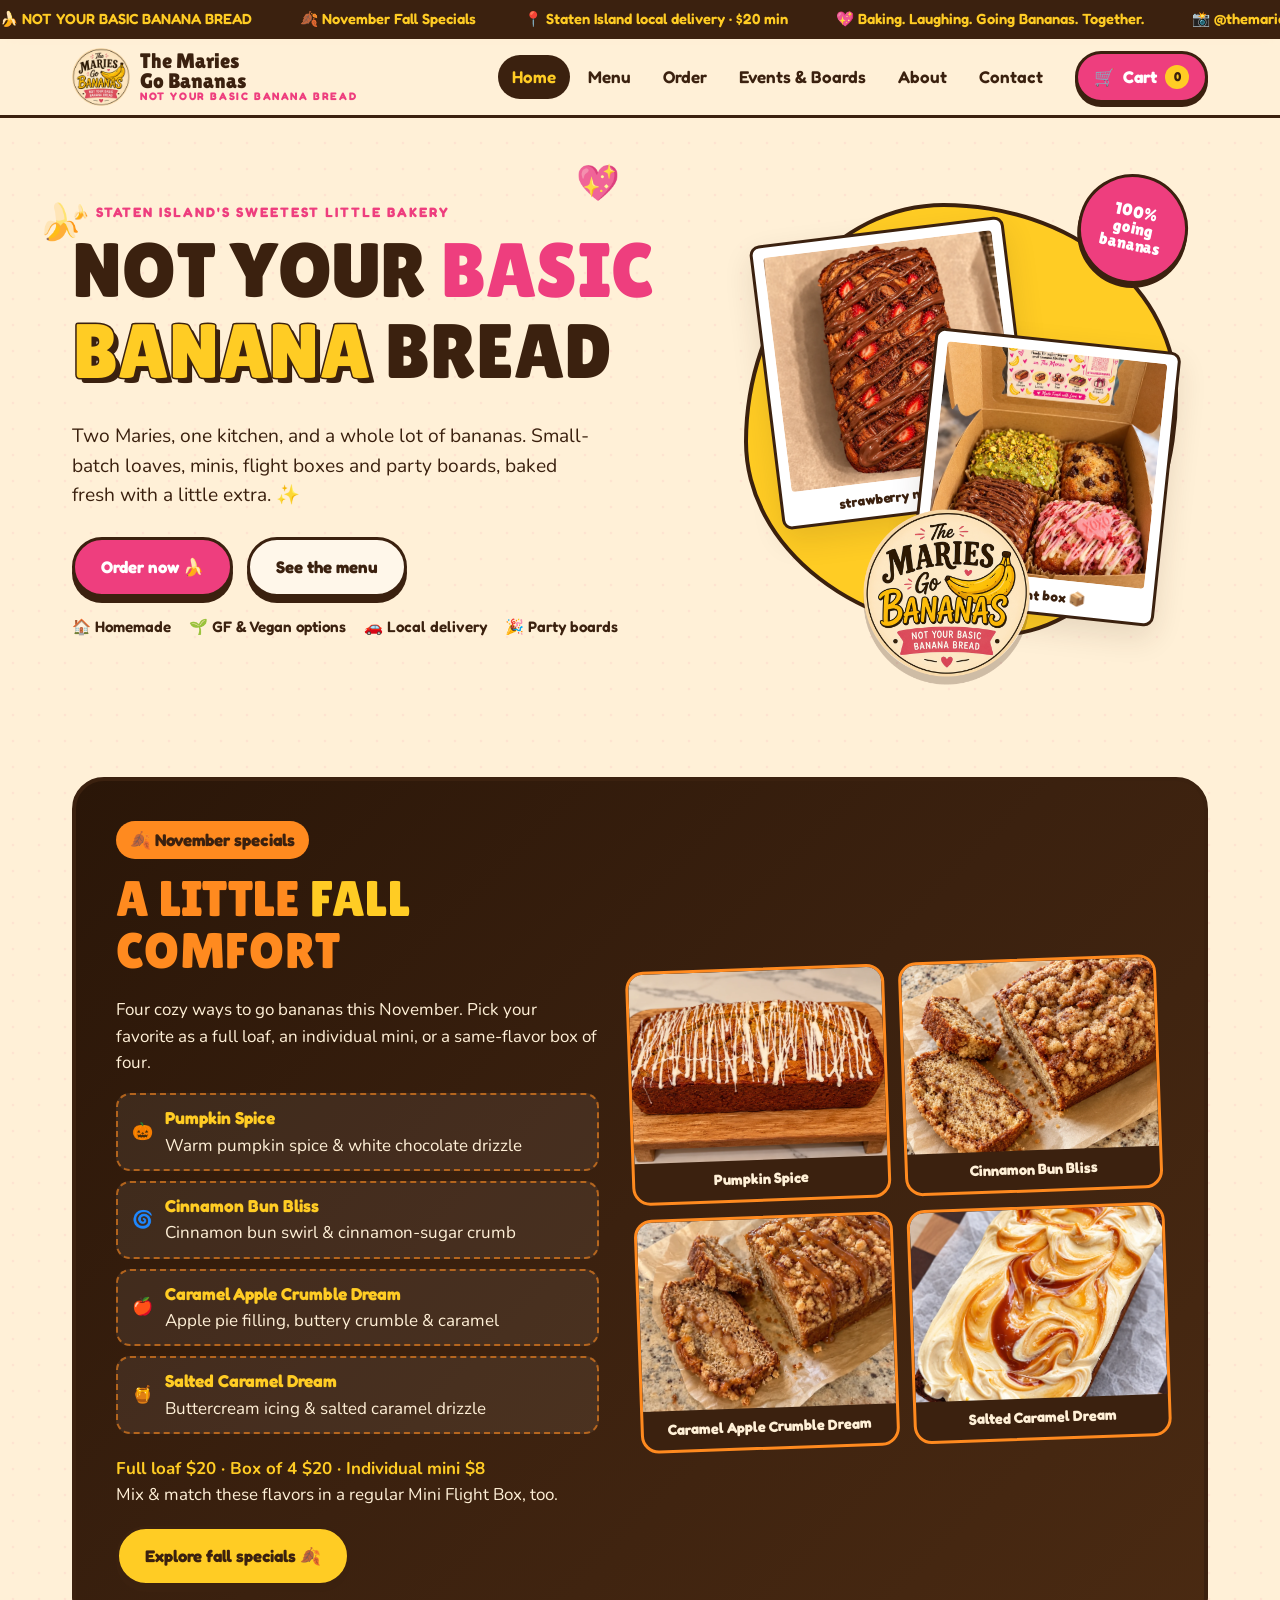
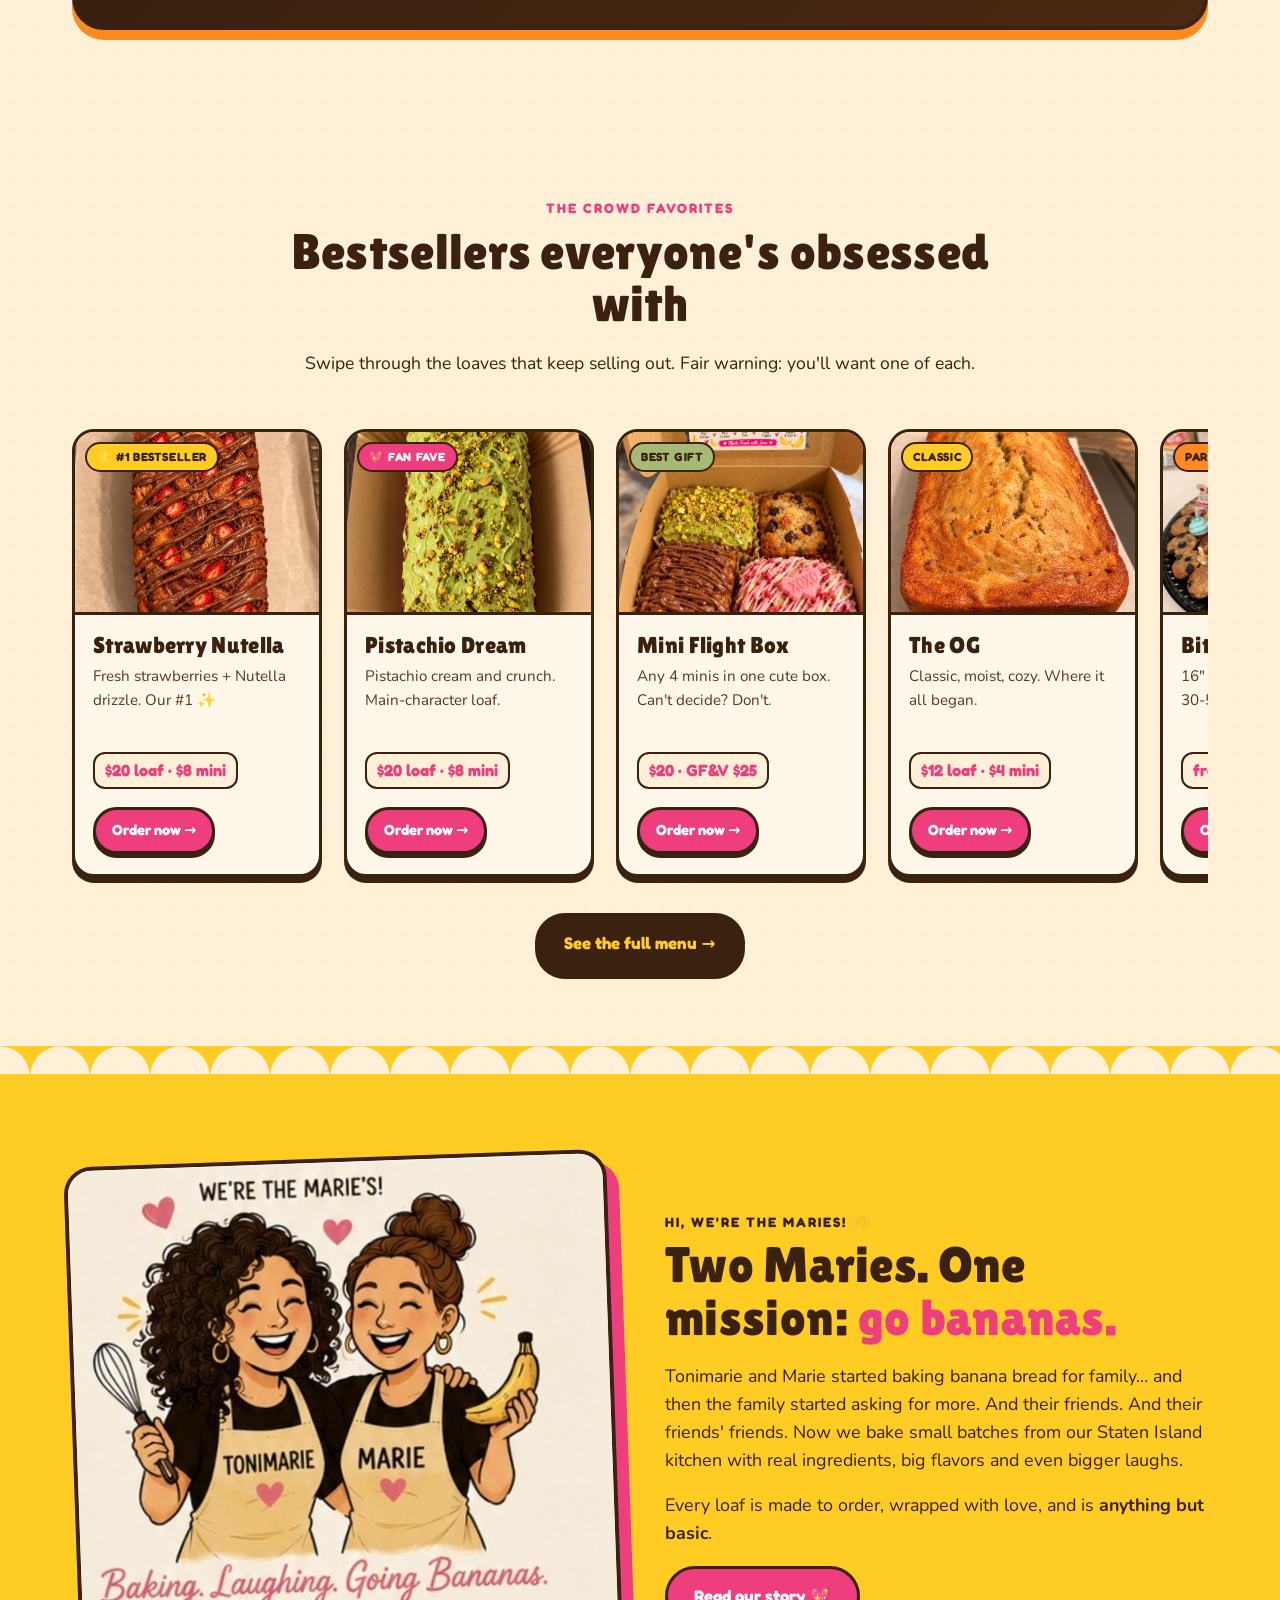
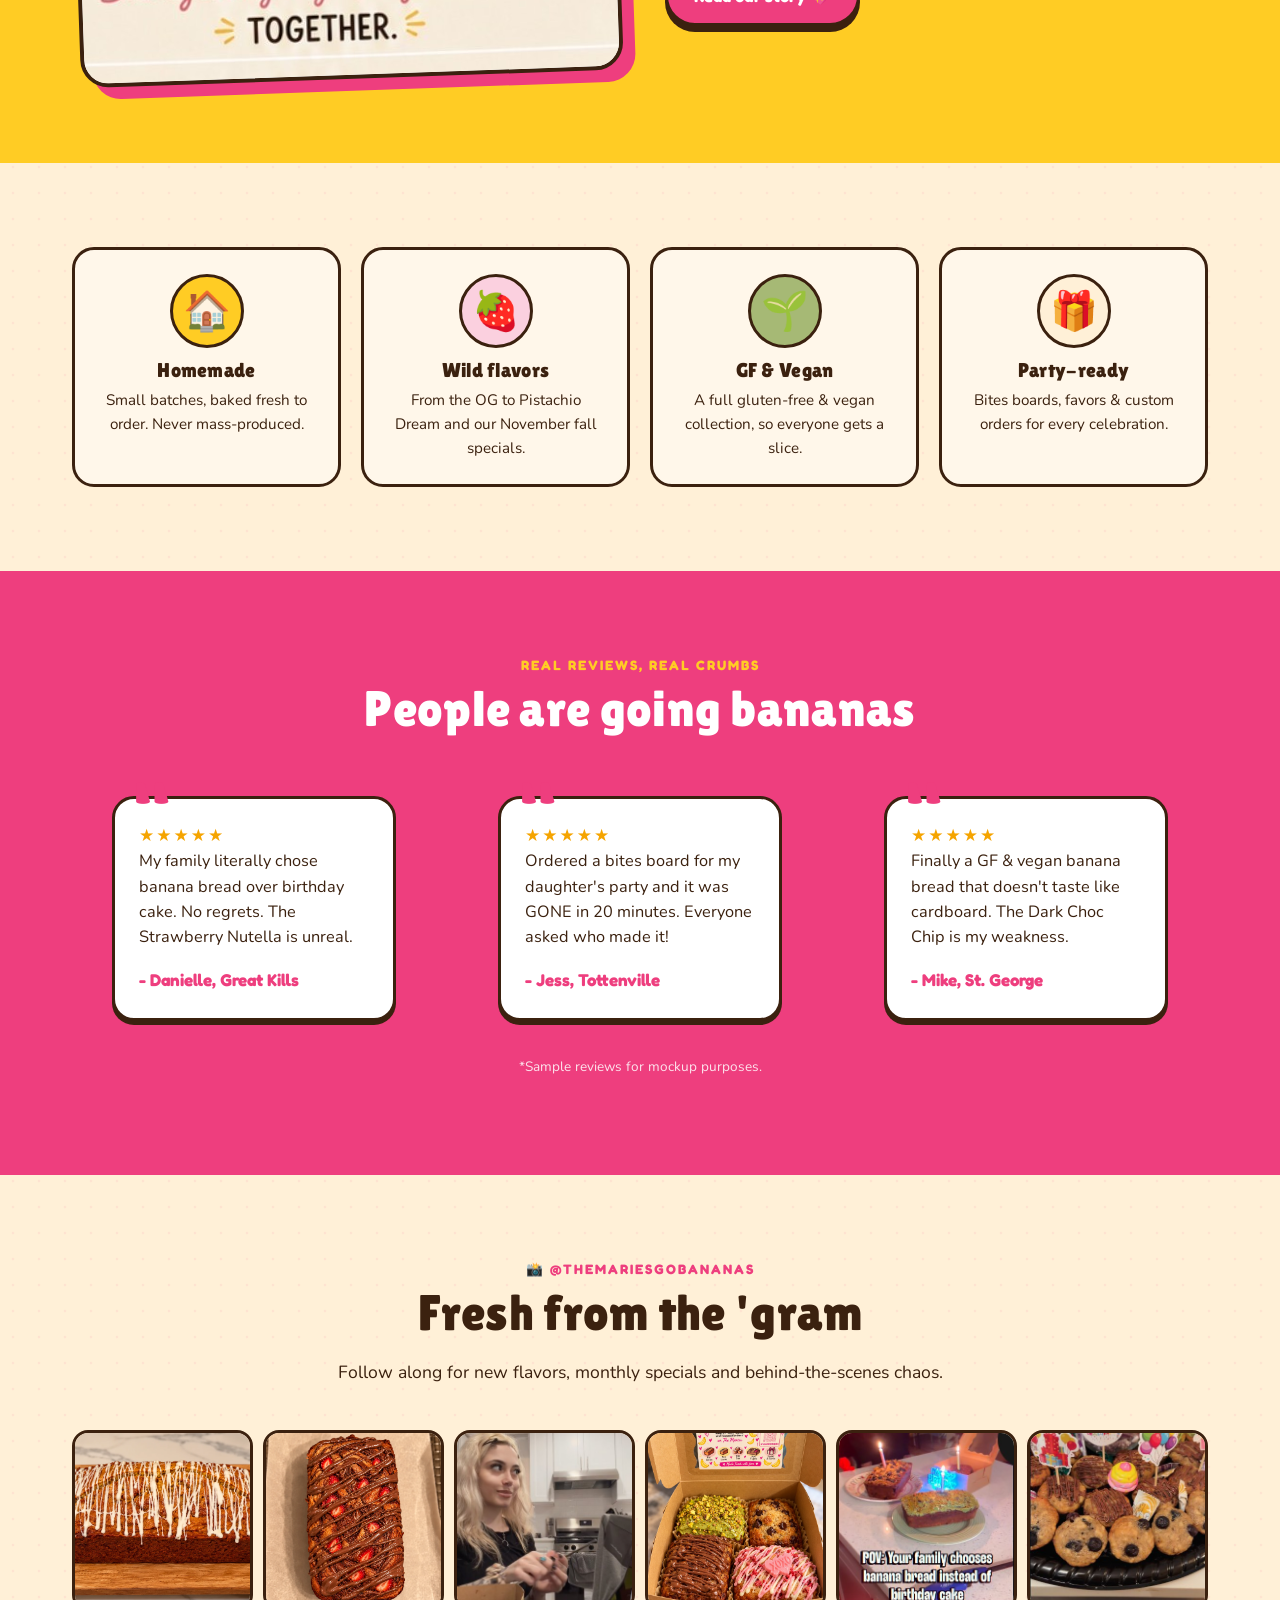
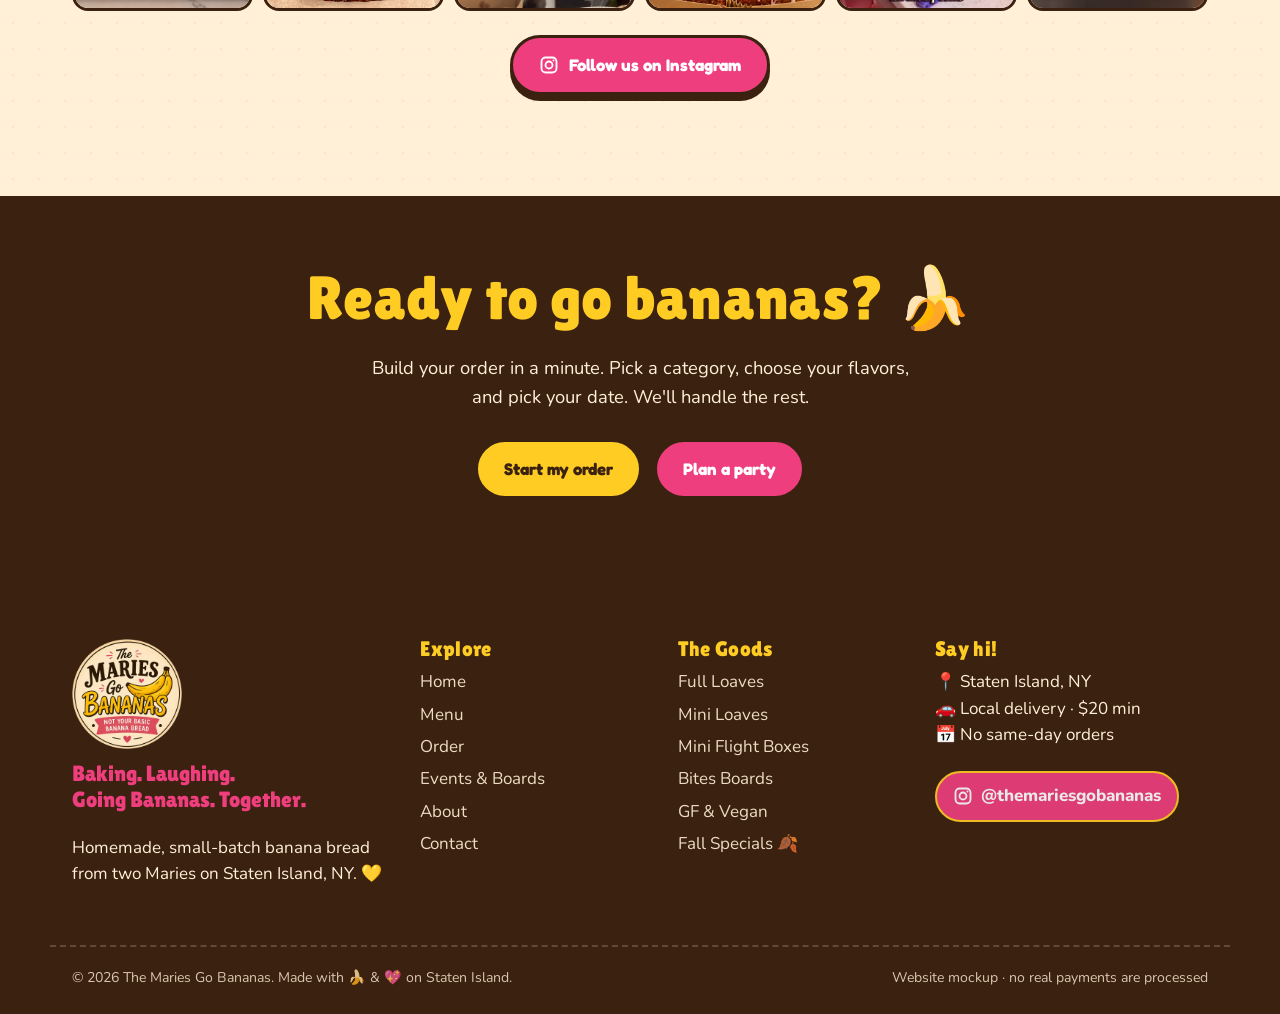
<file: index.html>
<!doctype html>
<html lang="en">
<head>
<meta charset="utf-8">
<meta name="viewport" content="width=device-width, initial-scale=1">
<title>The Maries Go Bananas</title>
<meta name="description" content="Not your basic banana bread. Homemade, small-batch banana bread loaves, minis, flight boxes and party bites boards from Staten Island, NY.">
<meta name="theme-color" content="#FFCC24">
<link rel="icon" href="assets/img/logo.png">
<link rel="preconnect" href="https://fonts.googleapis.com"><link rel="preconnect" href="https://fonts.gstatic.com" crossorigin>
<link href="https://fonts.googleapis.com/css2?family=Fredoka:wght@500;600;700&family=Lilita+One&family=Nunito:wght@400;600;700;800&display=swap" rel="stylesheet">
<link rel="stylesheet" href="css/styles.css">
</head>
<body>
<a class="skip" href="#main">Skip to content</a>
<div class="ticker" aria-hidden="true"><div class="ticker__track"><span>🍌 NOT YOUR BASIC BANANA BREAD</span><span>🍂 November Fall Specials</span><span>📍 Staten Island local delivery · $20 min</span><span>💖 Baking. Laughing. Going Bananas. Together.</span><span>📸 @themariesgobananas</span><span>🚫 No same-day orders, plan ahead, bestie!</span><span>🍌 NOT YOUR BASIC BANANA BREAD</span><span>🍂 November Fall Specials</span><span>📍 Staten Island local delivery · $20 min</span><span>💖 Baking. Laughing. Going Bananas. Together.</span><span>📸 @themariesgobananas</span><span>🚫 No same-day orders, plan ahead, bestie!</span></div></div>
<header class="site-header">
  <nav class="wrap nav" aria-label="Main">
    <a class="brand" href="index.html" aria-label="The Maries Go Bananas home"><img src="assets/img/logo.png" alt=""><span class="brand__name">The Maries<br>Go Bananas<small>NOT YOUR BASIC BANANA BREAD</small></span></a>
    <ul class="nav__links" id="nav-links"><li><a href="index.html" aria-current="page">Home</a></li><li><a href="menu.html">Menu</a></li><li><a href="order.html">Order</a></li><li><a href="events.html">Events & Boards</a></li><li><a href="about.html">About</a></li><li><a href="contact.html">Contact</a></li></ul>
    <a class="cart-btn" href="order.html#cart" aria-label="Cart"><span aria-hidden="true">🛒</span><span class="lbl">Cart</span><span class="cart-count" data-cart-count>0</span></a>
    <button class="menu-toggle" aria-controls="nav-links" aria-expanded="false" aria-label="Toggle menu">☰</button>
  </nav>
</header>
<main id="main">

<section class="hero">
  <span class="floaty" style="left:3%;top:12%">🍌</span><span class="floaty" style="left:45%;top:6%;animation-delay:-3s">💖</span>
  <div class="wrap hero__grid">
    <div>
      <span class="eyebrow">🍌 Staten Island's sweetest little bakery</span>
      <h1>NOT YOUR <span class="pink">BASIC</span><br><span class="outline">BANANA</span> BREAD</h1>
      <p class="hero__lead">Two Maries, one kitchen, and a whole lot of bananas. Small-batch loaves, minis, flight boxes and party boards, baked fresh with a little extra. ✨</p>
      <div class="hero__ctas"><a class="btn btn--pink" href="order.html">Order now 🍌</a><a class="btn btn--ghost" href="menu.html">See the menu</a></div>
      <div class="hero__meta"><span>🏠 Homemade</span><span>🌱 GF &amp; Vegan options</span><span>🚗 Local delivery</span><span>🎉 Party boards</span></div>
    </div>
    <div class="hero__art">
      <div class="blob"></div>
      <figure class="polaroid p1"><img src="assets/img/owner/strawberry-nutella.webp" alt="Strawberry Nutella banana bread with chocolate drizzle"><figcaption>strawberry nutella 🍓</figcaption></figure>
      <figure class="polaroid p2"><img src="assets/img/owner/mini-flight.webp" alt="A box of assorted mini banana bread loaves"><figcaption>mini flight box 📦</figcaption></figure>
      <img class="hero__logo" src="assets/img/logo.png" alt="">
      <div class="sticker">100%<br>going<br>bananas</div>
    </div>
  </div>
</section>

<section id="fall-specials" style="padding-top:20px" aria-labelledby="fall-heading">
  <div class="wrap">
    <div class="seasonal">
      <div>
        <span class="seasonal-label">🍂 November specials</span>
        <h2 id="fall-heading">A LITTLE <span>FALL</span> COMFORT</h2>
        <p>Four cozy ways to go bananas this November. Pick your favorite as a full loaf, an individual mini, or a same-flavor box of four.</p>
        <ul class="seasonal__list">
          <li><span aria-hidden="true">🎃</span><div><b>Pumpkin Spice</b><br>Warm pumpkin spice &amp; white chocolate drizzle</div></li>
          <li><span aria-hidden="true">🌀</span><div><b>Cinnamon Bun Bliss</b><br>Cinnamon bun swirl &amp; cinnamon-sugar crumb</div></li>
          <li><span aria-hidden="true">🍎</span><div><b>Caramel Apple Crumble Dream</b><br>Apple pie filling, buttery crumble &amp; caramel</div></li>
          <li><span aria-hidden="true">🍯</span><div><b>Salted Caramel Dream</b><br>Buttercream icing &amp; salted caramel drizzle</div></li>
        </ul>
        <p><b style="color:var(--yellow)">Full loaf $20 · Box of 4 $20 · Individual mini $8</b><br>Mix &amp; match these flavors in a regular Mini Flight Box, too.</p>
        <a class="btn" href="menu.html#fall">Explore fall specials 🍂</a>
      </div>
      <div class="seasonal__photos">
        <figure><img src="assets/img/owner/pumpkin-spice.webp" alt="Pumpkin Spice banana bread with white chocolate drizzle" loading="lazy" width="1642" height="958"><figcaption>Pumpkin Spice</figcaption></figure>
        <figure><img src="assets/img/owner/cinnamon-bun-bliss.webp" alt="Sliced Cinnamon Bun Bliss banana bread with crumb topping" loading="lazy" width="1312" height="1199"><figcaption>Cinnamon Bun Bliss</figcaption></figure>
        <figure><img src="assets/img/owner/caramel-apple-crumble-dream.webp" alt="Caramel Apple Crumble Dream banana bread with apple filling" loading="lazy" width="1086" height="1448"><figcaption>Caramel Apple Crumble Dream</figcaption></figure>
        <figure><img src="assets/img/owner/salted-caramel-dream.webp" alt="Salted Caramel Dream banana bread with buttercream and caramel" loading="lazy" width="1105" height="1423"><figcaption>Salted Caramel Dream</figcaption></figure>
      </div>
    </div>
  </div>
</section>

<section>
  <div class="wrap">
    <div class="section-head"><span class="eyebrow">The crowd favorites</span><h2>Bestsellers <span class="squiggle">everyone's</span> obsessed with</h2><p>Swipe through the loaves that keep selling out. Fair warning: you'll want one of each.</p></div>
    <div class="strip" tabindex="0" aria-label="Bestsellers, scroll horizontally"><article class="card"><div class="card__img"><img src="assets/img/owner/strawberry-nutella.webp" alt="Strawberry Nutella" loading="lazy"><div class="badges"><span class="badge">⭐ #1 Bestseller</span></div></div><div class="card__body"><h3>Strawberry Nutella</h3><p>Fresh strawberries + Nutella drizzle. Our #1 ✨</p><div class="prices"><span class="price"><b>$20 loaf · $8 mini</b></span></div><div class="card__foot"><a class="btn btn--pink btn--sm" href="order.html?cat=full&flavor=snut">Order now →</a></div></div></article><article class="card"><div class="card__img"><img src="assets/img/owner/pistachio-dream.webp" alt="Pistachio Dream" loading="lazy"><div class="badges"><span class="badge badge--pink">💖 Fan fave</span></div></div><div class="card__body"><h3>Pistachio Dream</h3><p>Pistachio cream and crunch. Main-character loaf.</p><div class="prices"><span class="price"><b>$20 loaf · $8 mini</b></span></div><div class="card__foot"><a class="btn btn--pink btn--sm" href="order.html?cat=full&flavor=pistachio">Order now →</a></div></div></article><article class="card"><div class="card__img"><img src="assets/img/owner/mini-flight.webp" alt="Mini Flight Box" loading="lazy"><div class="badges"><span class="badge badge--green">Best gift</span></div></div><div class="card__body"><h3>Mini Flight Box</h3><p>Any 4 minis in one cute box. Can't decide? Don't.</p><div class="prices"><span class="price"><b>$20 · GF&V $25</b></span></div><div class="card__foot"><a class="btn btn--pink btn--sm" href="order.html?cat=flight">Order now →</a></div></div></article><article class="card"><div class="card__img"><img src="assets/img/owner/og.webp" alt="The OG" loading="lazy"><div class="badges"><span class="badge">Classic</span></div></div><div class="card__body"><h3>The OG</h3><p>Classic, moist, cozy. Where it all began.</p><div class="prices"><span class="price"><b>$12 loaf · $4 mini</b></span></div><div class="card__foot"><a class="btn btn--pink btn--sm" href="order.html?cat=full&flavor=og">Order now →</a></div></div></article><article class="card"><div class="card__img"><img src="assets/img/owner/party-board-birthday-18.webp" alt="18-inch banana bread bites board with birthday decorations" loading="lazy"><div class="badges"><span class="badge badge--orange">Party</span></div></div><div class="card__body"><h3>Bites Boards</h3><p>16" or 18" party boards with 30-50 bites.</p><div class="prices"><span class="price"><b>from $50</b></span></div><div class="card__foot"><a class="btn btn--pink btn--sm" href="events.html">Order now →</a></div></div></article><article class="card"><div class="card__img"><img class="product-photo--blueberry" src="assets/img/owner/blueberry-bliss.webp" alt="Blueberry Bliss banana bread" loading="lazy"><div class="badges"><span class="badge badge--pink">Premium</span></div></div><div class="card__body"><h3>Blueberry Bliss</h3><p>Fresh blueberries in every loaf. No drizzle—just blueberry bliss.</p><div class="prices"><span class="price"><b>$20 loaf · $8 mini</b></span></div><div class="card__foot"><a class="btn btn--pink btn--sm" href="order.html?cat=full&flavor=monthly">Order now →</a></div></div></article></div>
    <p style="text-align:center;margin-top:10px"><a class="btn btn--choc" href="menu.html">See the full menu →</a></p>
  </div>
</section>

<section class="bg-yellow wave-top">
  <div class="wrap split">
    <div class="framed tilt-l"><img src="assets/img/founders.jpg" alt="Illustration of the two Maries, Tonimarie and Marie, laughing in matching aprons, one holding a whisk and one holding a banana"></div>
    <div>
      <span class="eyebrow" style="color:var(--choc)">Hi, we're the Maries! 👋</span>
      <h2>Two Maries. One mission: <span style="color:var(--pink)">go bananas.</span></h2>
      <p style="font-size:1.12rem">Tonimarie and Marie started baking banana bread for family… and then the family started asking for more. And their friends. And their friends' friends. Now we bake small batches from our Staten Island kitchen with real ingredients, big flavors and even bigger laughs.</p>
      <p style="font-size:1.12rem">Every loaf is made to order, wrapped with love, and is <b>anything but basic</b>.</p>
      <a class="btn btn--pink" href="about.html">Read our story 💖</a>
    </div>
  </div>
</section>

<section>
  <div class="wrap">
    <div class="features">
      <div class="feature"><div class="ico">🏠</div><h3>Homemade</h3><p>Small batches, baked fresh to order. Never mass-produced.</p></div>
      <div class="feature"><div class="ico">🍓</div><h3>Wild flavors</h3><p>From the OG to Pistachio Dream and our November fall specials.</p></div>
      <div class="feature"><div class="ico">🌱</div><h3>GF &amp; Vegan</h3><p>A full gluten-free &amp; vegan collection, so everyone gets a slice.</p></div>
      <div class="feature"><div class="ico">🎁</div><h3>Party-ready</h3><p>Bites boards, favors &amp; custom orders for every celebration.</p></div>
    </div>
  </div>
</section>

<section class="bg-pink">
  <div class="wrap">
    <div class="section-head"><span class="eyebrow" style="color:var(--yellow)">Real reviews, real crumbs</span><h2>People are going bananas</h2></div>
    <div class="quotes">
      <blockquote class="quote"><div class="stars">★★★★★</div><p>My family literally chose banana bread over birthday cake. No regrets. The Strawberry Nutella is unreal.</p><cite>- Danielle, Great Kills</cite></blockquote>
      <blockquote class="quote"><div class="stars">★★★★★</div><p>Ordered a bites board for my daughter's party and it was GONE in 20 minutes. Everyone asked who made it!</p><cite>- Jess, Tottenville</cite></blockquote>
      <blockquote class="quote"><div class="stars">★★★★★</div><p>Finally a GF &amp; vegan banana bread that doesn't taste like cardboard. The Dark Choc Chip is my weakness.</p><cite>- Mike, St. George</cite></blockquote>
    </div>
    <p style="text-align:center;font-size:.85rem;margin-top:18px;opacity:.85">*Sample reviews for mockup purposes.</p>
  </div>
</section>

<section>
  <div class="wrap">
    <div class="section-head"><span class="eyebrow">📸 @themariesgobananas</span><h2>Fresh from the 'gram</h2><p>Follow along for new flavors, monthly specials and behind-the-scenes chaos.</p></div>
    <div class="ig-grid"><a href="https://www.instagram.com/themariesgobananas/" target="_blank" rel="noopener" aria-label="See this post on Instagram"><img src="assets/img/owner/pumpkin-spice.webp" alt="" loading="lazy"></a><a href="https://www.instagram.com/themariesgobananas/" target="_blank" rel="noopener" aria-label="See this post on Instagram"><img src="assets/img/owner/strawberry-nutella.webp" alt="" loading="lazy"></a><a href="https://www.instagram.com/themariesgobananas/" target="_blank" rel="noopener" aria-label="See this post on Instagram"><img src="assets/img/founder.jpg" alt="" loading="lazy"></a><a href="https://www.instagram.com/themariesgobananas/" target="_blank" rel="noopener" aria-label="See this post on Instagram"><img src="assets/img/owner/mini-flight.webp" alt="" loading="lazy"></a><a href="https://www.instagram.com/themariesgobananas/" target="_blank" rel="noopener" aria-label="See this post on Instagram"><img src="assets/img/birthday-loaf.jpg" alt="" loading="lazy"></a><a href="https://www.instagram.com/themariesgobananas/" target="_blank" rel="noopener" aria-label="See this post on Instagram"><img src="assets/img/party-minis.jpg" alt="" loading="lazy"></a></div>
    <p style="text-align:center;margin-top:24px"><a class="btn btn--pink" href="https://www.instagram.com/themariesgobananas/" target="_blank" rel="noopener"><svg class="ig-icon" viewBox="0 0 24 24" aria-hidden="true" fill="none" stroke="currentColor" stroke-width="2.2"><rect x="3" y="3" width="18" height="18" rx="5"/><circle cx="12" cy="12" r="4.2"/><circle cx="17.4" cy="6.6" r="1.2" fill="currentColor" stroke="none"/></svg> Follow us on Instagram</a></p>
  </div>
</section>

<section class="bg-choc cta-band">
  <div class="wrap">
    <h2 style="color:var(--yellow)">Ready to go bananas? 🍌</h2>
    <p style="font-size:1.15rem;max-width:560px;margin:0 auto 22px">Build your order in a minute. Pick a category, choose your flavors, and pick your date. We'll handle the rest.</p>
    <a class="btn" href="order.html">Start my order</a><a class="btn btn--pink" href="events.html">Plan a party</a>
  </div>
</section>
</main>
<footer class="site-footer">
  <div class="wrap footer-grid">
    <div class="footer-brand"><img src="assets/img/logo.png" alt="The Maries Go Bananas logo"><p class="motto">Baking. Laughing.<br>Going Bananas. Together.</p><p>Homemade, small-batch banana bread from two Maries on Staten Island, NY. 💛</p></div>
    <div><h4>Explore</h4><ul><li><a href="index.html">Home</a></li><li><a href="menu.html">Menu</a></li><li><a href="order.html">Order</a></li><li><a href="events.html">Events & Boards</a></li><li><a href="about.html">About</a></li><li><a href="contact.html">Contact</a></li></ul></div>
    <div><h4>The Goods</h4><ul><li><a href="menu.html#full">Full Loaves</a></li><li><a href="menu.html#mini">Mini Loaves</a></li><li><a href="menu.html#flight">Mini Flight Boxes</a></li><li><a href="menu.html#boards">Bites Boards</a></li><li><a href="menu.html#gfv">GF &amp; Vegan</a></li><li><a href="menu.html#fall">Fall Specials 🍂</a></li></ul></div>
    <div><h4>Say hi!</h4><p>📍 Staten Island, NY<br>🚗 Local delivery · $20 min<br>📅 No same-day orders</p>
      <a class="ig-pill" href="https://www.instagram.com/themariesgobananas/" target="_blank" rel="noopener"><svg class="ig-icon" viewBox="0 0 24 24" aria-hidden="true" fill="none" stroke="currentColor" stroke-width="2.2"><rect x="3" y="3" width="18" height="18" rx="5"/><circle cx="12" cy="12" r="4.2"/><circle cx="17.4" cy="6.6" r="1.2" fill="currentColor" stroke="none"/></svg> @themariesgobananas</a></div>
  </div>
  <div class="wrap footer-bottom"><span>© <span data-year>2026</span> The Maries Go Bananas. Made with 🍌 &amp; 💖 on Staten Island.</span><span>Website mockup · no real payments are processed</span></div>
</footer>
<script src="js/data.js"></script><script src="js/cart.js"></script>
</body>
</html>
</file>
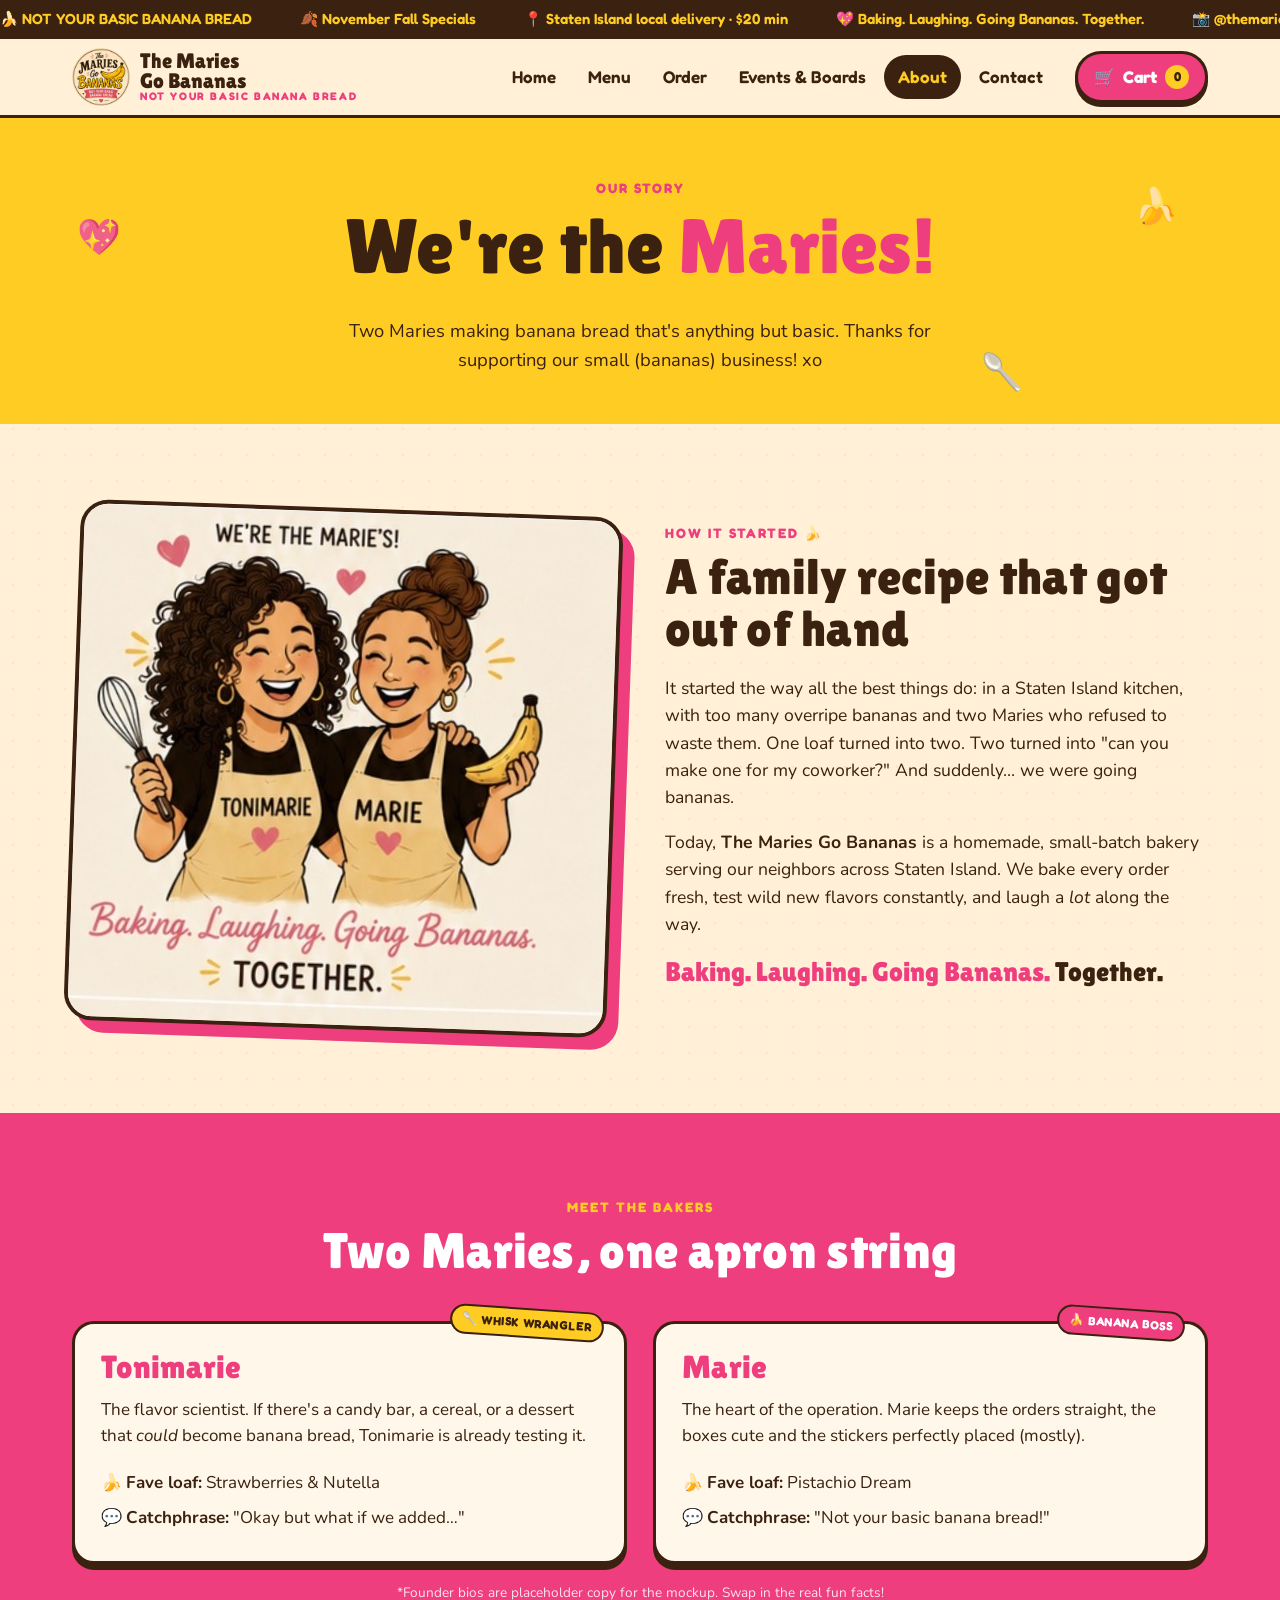
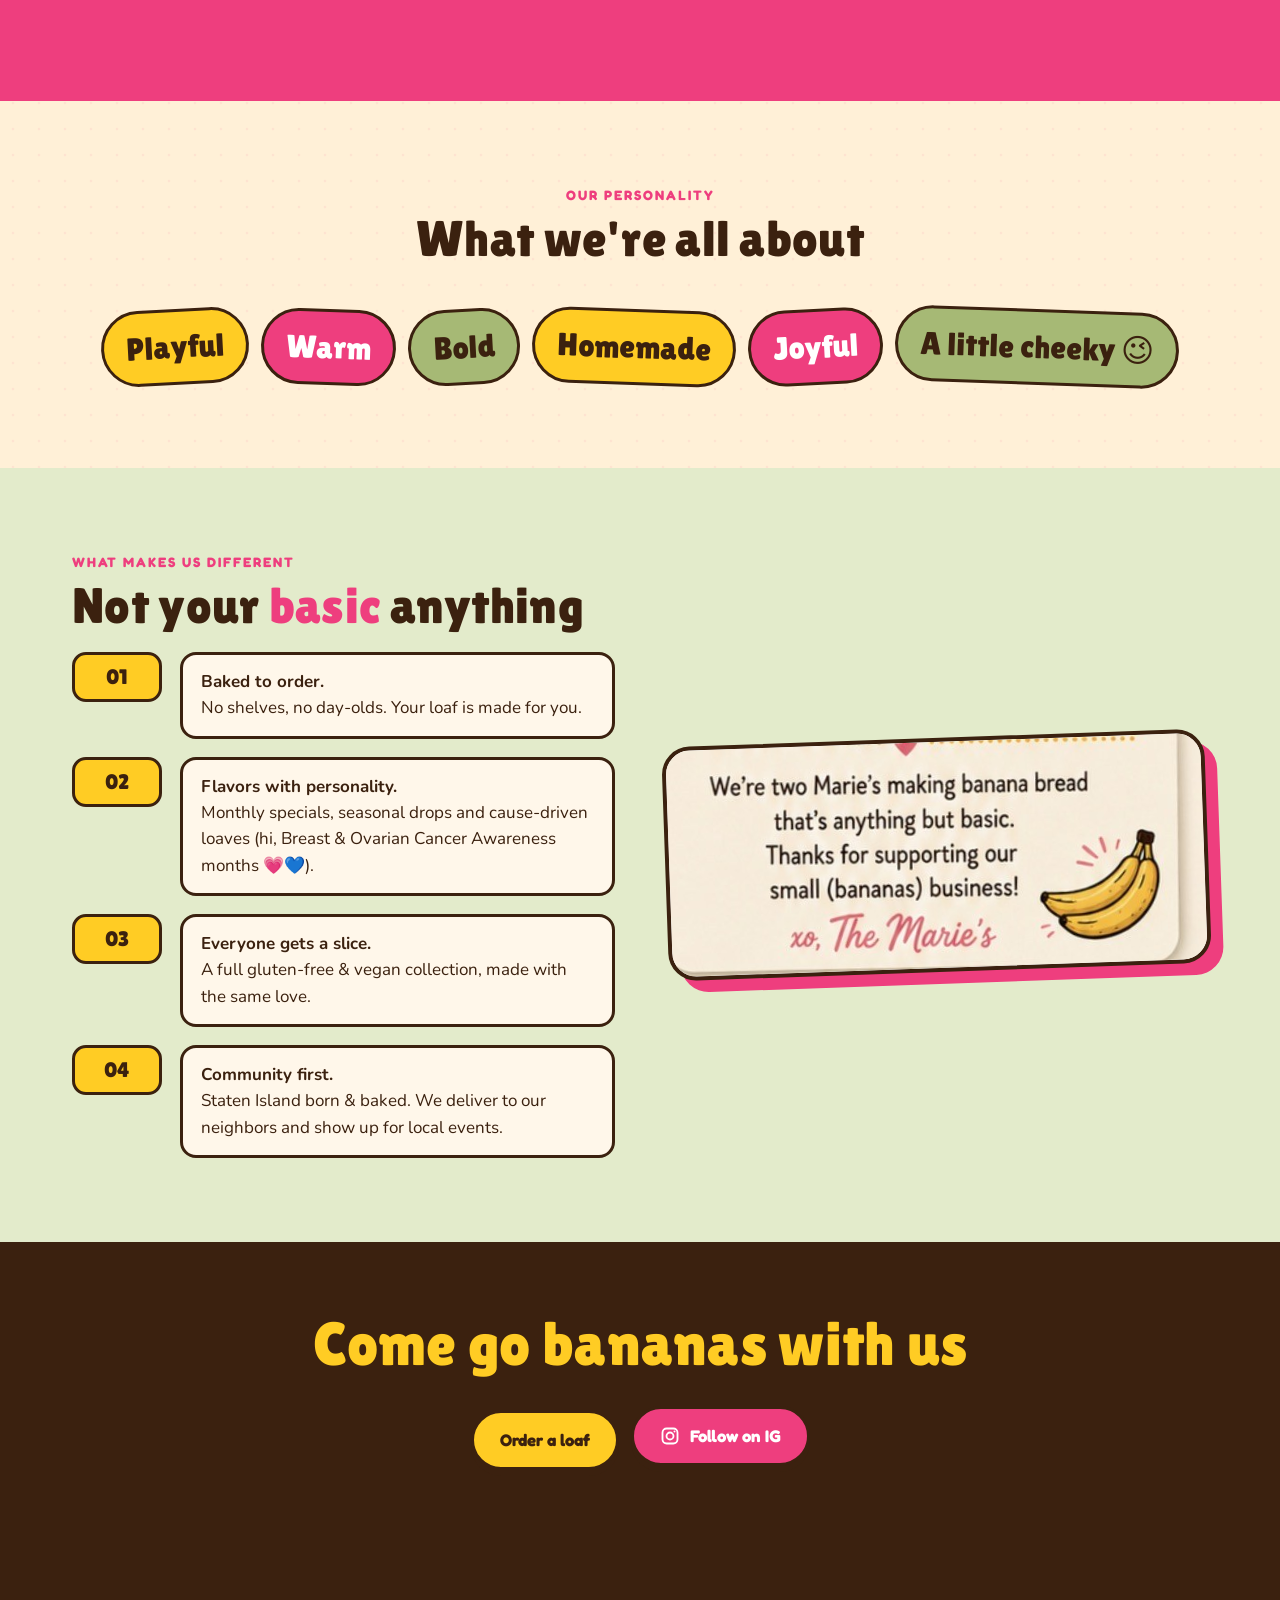
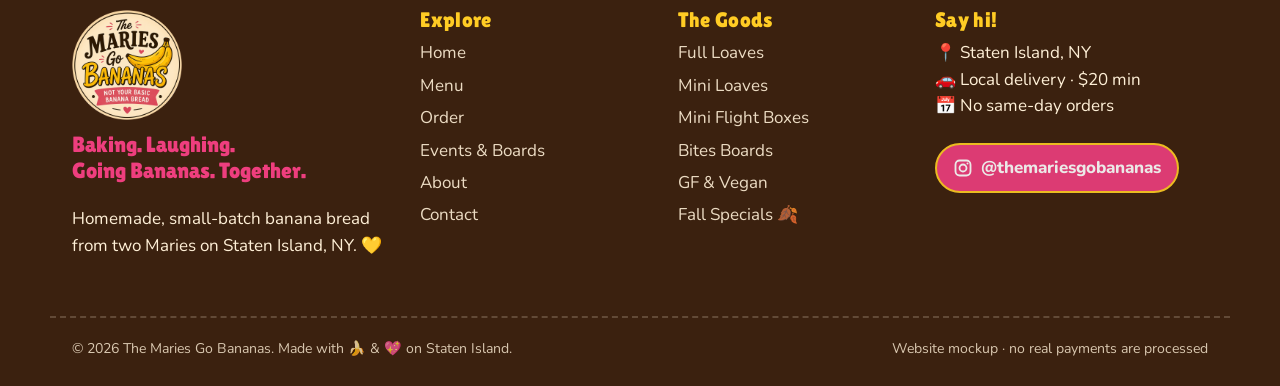
<file: about.html>
<!doctype html>
<html lang="en">
<head>
<meta charset="utf-8">
<meta name="viewport" content="width=device-width, initial-scale=1">
<title>About | The Maries Go Bananas</title>
<meta name="description" content="Meet the two Maries behind The Maries Go Bananas homemade, not-your-basic banana bread from Staten Island.">
<meta name="theme-color" content="#FFCC24">
<link rel="icon" href="assets/img/logo.png">
<link rel="preconnect" href="https://fonts.googleapis.com"><link rel="preconnect" href="https://fonts.gstatic.com" crossorigin>
<link href="https://fonts.googleapis.com/css2?family=Fredoka:wght@500;600;700&family=Lilita+One&family=Nunito:wght@400;600;700;800&display=swap" rel="stylesheet">
<link rel="stylesheet" href="css/styles.css">
</head>
<body>
<a class="skip" href="#main">Skip to content</a>
<div class="ticker" aria-hidden="true"><div class="ticker__track"><span>🍌 NOT YOUR BASIC BANANA BREAD</span><span>🍂 November Fall Specials</span><span>📍 Staten Island local delivery · $20 min</span><span>💖 Baking. Laughing. Going Bananas. Together.</span><span>📸 @themariesgobananas</span><span>🚫 No same-day orders, plan ahead, bestie!</span><span>🍌 NOT YOUR BASIC BANANA BREAD</span><span>🍂 November Fall Specials</span><span>📍 Staten Island local delivery · $20 min</span><span>💖 Baking. Laughing. Going Bananas. Together.</span><span>📸 @themariesgobananas</span><span>🚫 No same-day orders, plan ahead, bestie!</span></div></div>
<header class="site-header">
  <nav class="wrap nav" aria-label="Main">
    <a class="brand" href="index.html" aria-label="The Maries Go Bananas home"><img src="assets/img/logo.png" alt=""><span class="brand__name">The Maries<br>Go Bananas<small>NOT YOUR BASIC BANANA BREAD</small></span></a>
    <ul class="nav__links" id="nav-links"><li><a href="index.html">Home</a></li><li><a href="menu.html">Menu</a></li><li><a href="order.html">Order</a></li><li><a href="events.html">Events & Boards</a></li><li><a href="about.html" aria-current="page">About</a></li><li><a href="contact.html">Contact</a></li></ul>
    <a class="cart-btn" href="order.html#cart" aria-label="Cart"><span aria-hidden="true">🛒</span><span class="lbl">Cart</span><span class="cart-count" data-cart-count>0</span></a>
    <button class="menu-toggle" aria-controls="nav-links" aria-expanded="false" aria-label="Toggle menu">☰</button>
  </nav>
</header>
<main id="main">

<section class="page-hero bg-yellow">
  <span class="floaty">💖</span><span class="floaty">🍌</span><span class="floaty">🥄</span>
  <div class="wrap"><span class="eyebrow">Our story</span><h1>We're the <span style="color:var(--pink)">Maries!</span></h1><p>Two Maries making banana bread that's anything but basic. Thanks for supporting our small (bananas) business! xo</p></div>
</section>
<section>
  <div class="wrap split">
    <div class="framed tilt-r"><img src="assets/img/founders.jpg" alt="Illustration of Tonimarie and Marie laughing in matching aprons"></div>
    <div>
      <span class="eyebrow">How it started 🍌</span>
      <h2>A family recipe that got <span class="squiggle">out of hand</span></h2>
      <p style="font-size:1.1rem">It started the way all the best things do: in a Staten Island kitchen, with too many overripe bananas and two Maries who refused to waste them. One loaf turned into two. Two turned into "can you make one for my coworker?" And suddenly… we were going bananas.</p>
      <p style="font-size:1.1rem">Today, <b>The Maries Go Bananas</b> is a homemade, small-batch bakery serving our neighbors across Staten Island. We bake every order fresh, test wild new flavors constantly, and laugh a <i>lot</i> along the way.</p>
      <p class="motto" style="font-size:1.7rem">Baking. Laughing. Going Bananas. <span style="color:var(--choc)">Together.</span></p>
    </div>
  </div>
</section>
<section class="bg-pink">
  <div class="wrap">
    <div class="section-head"><span class="eyebrow" style="color:var(--yellow)">Meet the bakers</span><h2>Two Maries, one apron string</h2></div>
    <div class="founder-cards">
      <div class="founder" style="color:var(--choc)"><span class="badge tag">🥄 Whisk wrangler</span><h3>Tonimarie</h3><p>The flavor scientist. If there's a candy bar, a cereal, or a dessert that <i>could</i> become banana bread, Tonimarie is already testing it.</p>
        <ul><li>🍌 <b>Fave loaf:</b> Strawberries &amp; Nutella</li><li>💬 <b>Catchphrase:</b> "Okay but what if we added…"</li></ul></div>
      <div class="founder" style="color:var(--choc)"><span class="badge badge--pink tag">🍌 Banana boss</span><h3>Marie</h3><p>The heart of the operation. Marie keeps the orders straight, the boxes cute and the stickers perfectly placed (mostly).</p>
        <ul><li>🍌 <b>Fave loaf:</b> Pistachio Dream</li><li>💬 <b>Catchphrase:</b> "Not your basic banana bread!"</li></ul></div>
    </div>
    <p style="text-align:center;font-size:.85rem;margin-top:18px;opacity:.85">*Founder bios are placeholder copy for the mockup. Swap in the real fun facts!</p>
  </div>
</section>
<section>
  <div class="wrap">
    <div class="section-head"><span class="eyebrow">Our personality</span><h2>What we're all about</h2></div>
    <div class="traits"><span class="trait">Playful</span><span class="trait">Warm</span><span class="trait">Bold</span><span class="trait">Homemade</span><span class="trait">Joyful</span><span class="trait">A little cheeky 😉</span></div>
  </div>
</section>
<section class="bg-green">
  <div class="wrap split">
    <div>
      <span class="eyebrow">What makes us different</span>
      <h2>Not your <span style="color:var(--pink)">basic</span> anything</h2>
      <ol class="timeline">
        <li><span class="when">01</span><div class="what"><b>Baked to order.</b><p>No shelves, no day-olds. Your loaf is made for you.</p></div></li>
        <li><span class="when">02</span><div class="what"><b>Flavors with personality.</b><p>Monthly specials, seasonal drops and cause-driven loaves (hi, Breast &amp; Ovarian Cancer Awareness months 💗💙).</p></div></li>
        <li><span class="when">03</span><div class="what"><b>Everyone gets a slice.</b><p>A full gluten-free &amp; vegan collection, made with the same love.</p></div></li>
        <li><span class="when">04</span><div class="what"><b>Community first.</b><p>Staten Island born &amp; baked. We deliver to our neighbors and show up for local events.</p></div></li>
      </ol>
    </div>
    <div class="framed tilt-l"><img src="assets/img/founders-note.jpg" alt="Handwritten-style note: We're two Marie's making banana bread that's anything but basic. Thanks for supporting our small (bananas) business! xo, The Marie's"></div>
  </div>
</section>
<section class="bg-choc cta-band"><div class="wrap"><h2 style="color:var(--yellow)">Come go bananas with us</h2><a class="btn" href="order.html">Order a loaf</a><a class="btn btn--pink" href="https://www.instagram.com/themariesgobananas/" target="_blank" rel="noopener"><svg class="ig-icon" viewBox="0 0 24 24" aria-hidden="true" fill="none" stroke="currentColor" stroke-width="2.2"><rect x="3" y="3" width="18" height="18" rx="5"/><circle cx="12" cy="12" r="4.2"/><circle cx="17.4" cy="6.6" r="1.2" fill="currentColor" stroke="none"/></svg> Follow on IG</a></div></section>
</main>
<footer class="site-footer">
  <div class="wrap footer-grid">
    <div class="footer-brand"><img src="assets/img/logo.png" alt="The Maries Go Bananas logo"><p class="motto">Baking. Laughing.<br>Going Bananas. Together.</p><p>Homemade, small-batch banana bread from two Maries on Staten Island, NY. 💛</p></div>
    <div><h4>Explore</h4><ul><li><a href="index.html">Home</a></li><li><a href="menu.html">Menu</a></li><li><a href="order.html">Order</a></li><li><a href="events.html">Events & Boards</a></li><li><a href="about.html">About</a></li><li><a href="contact.html">Contact</a></li></ul></div>
    <div><h4>The Goods</h4><ul><li><a href="menu.html#full">Full Loaves</a></li><li><a href="menu.html#mini">Mini Loaves</a></li><li><a href="menu.html#flight">Mini Flight Boxes</a></li><li><a href="menu.html#boards">Bites Boards</a></li><li><a href="menu.html#gfv">GF &amp; Vegan</a></li><li><a href="menu.html#fall">Fall Specials 🍂</a></li></ul></div>
    <div><h4>Say hi!</h4><p>📍 Staten Island, NY<br>🚗 Local delivery · $20 min<br>📅 No same-day orders</p>
      <a class="ig-pill" href="https://www.instagram.com/themariesgobananas/" target="_blank" rel="noopener"><svg class="ig-icon" viewBox="0 0 24 24" aria-hidden="true" fill="none" stroke="currentColor" stroke-width="2.2"><rect x="3" y="3" width="18" height="18" rx="5"/><circle cx="12" cy="12" r="4.2"/><circle cx="17.4" cy="6.6" r="1.2" fill="currentColor" stroke="none"/></svg> @themariesgobananas</a></div>
  </div>
  <div class="wrap footer-bottom"><span>© <span data-year>2026</span> The Maries Go Bananas. Made with 🍌 &amp; 💖 on Staten Island.</span><span>Website mockup · no real payments are processed</span></div>
</footer>
<script src="js/data.js"></script><script src="js/cart.js"></script>
</body>
</html>
</file>
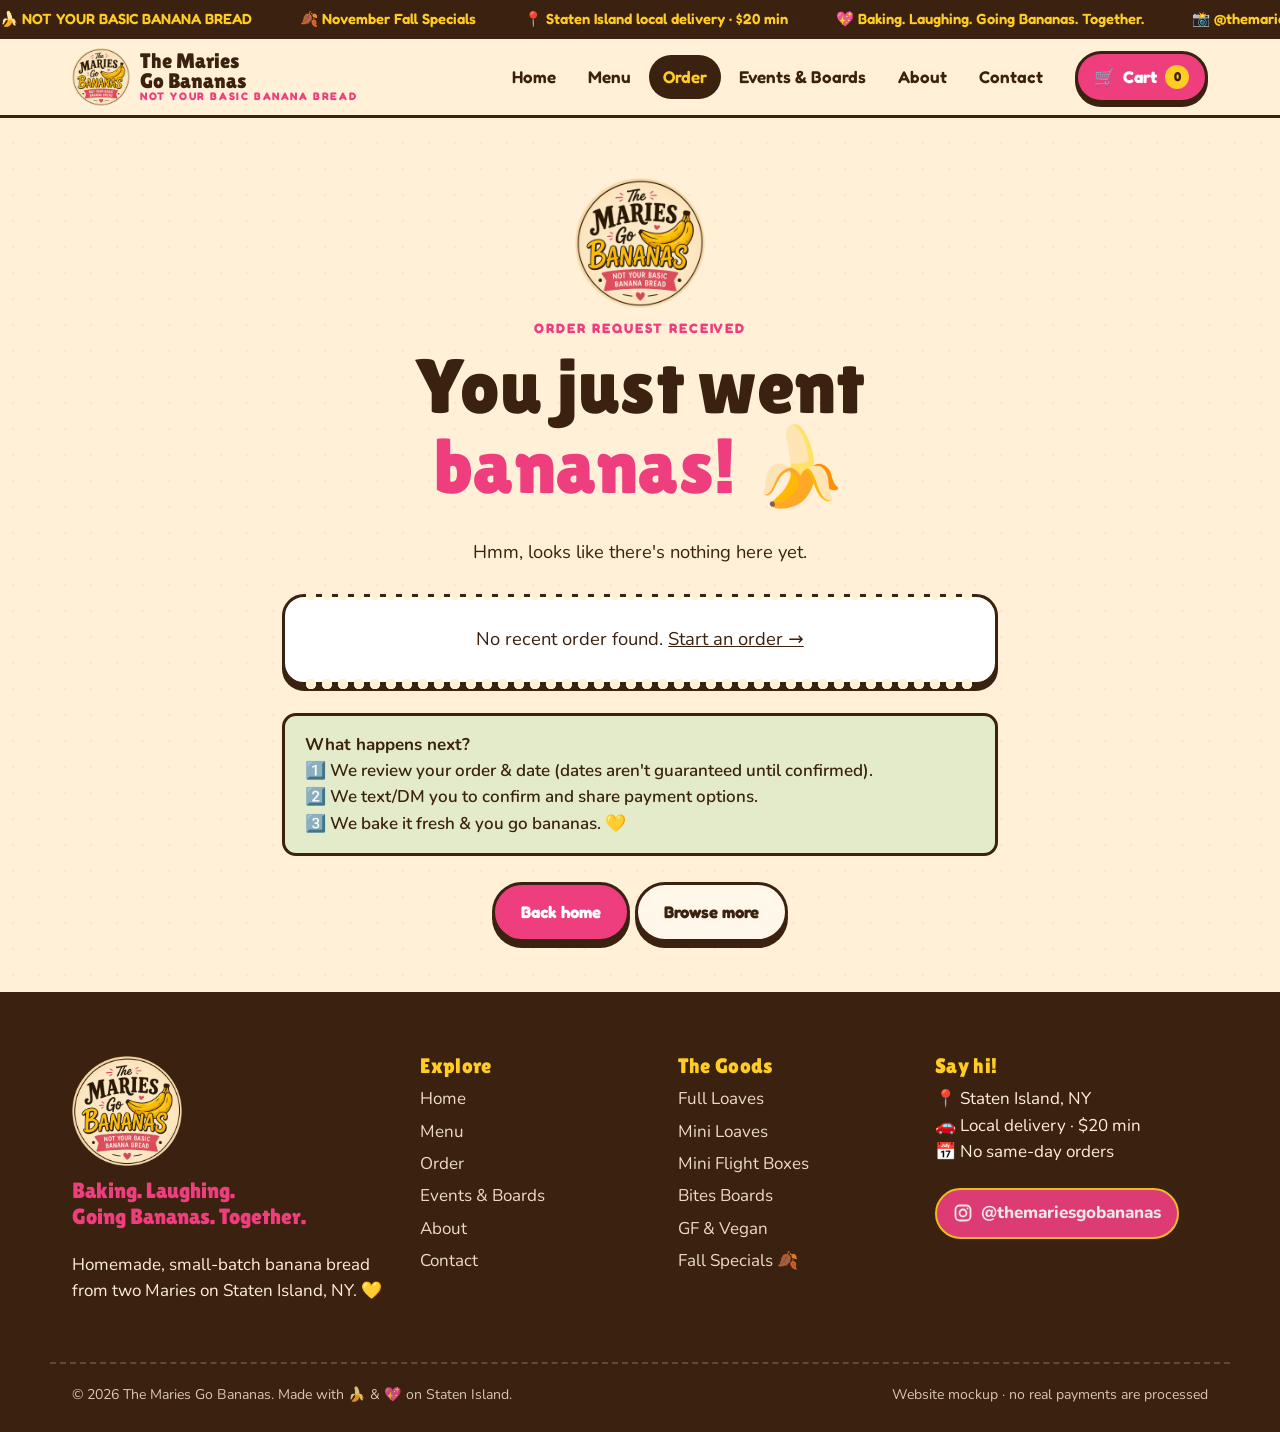
<file: confirmation.html>
<!doctype html>
<html lang="en">
<head>
<meta charset="utf-8">
<meta name="viewport" content="width=device-width, initial-scale=1">
<title>Order Confirmed | The Maries Go Bananas</title>
<meta name="description" content="Your banana bread order request has been received.">
<meta name="theme-color" content="#FFCC24">
<link rel="icon" href="assets/img/logo.png">
<link rel="preconnect" href="https://fonts.googleapis.com"><link rel="preconnect" href="https://fonts.gstatic.com" crossorigin>
<link href="https://fonts.googleapis.com/css2?family=Fredoka:wght@500;600;700&family=Lilita+One&family=Nunito:wght@400;600;700;800&display=swap" rel="stylesheet">
<link rel="stylesheet" href="css/styles.css">
</head>
<body>
<a class="skip" href="#main">Skip to content</a>
<div class="ticker" aria-hidden="true"><div class="ticker__track"><span>🍌 NOT YOUR BASIC BANANA BREAD</span><span>🍂 November Fall Specials</span><span>📍 Staten Island local delivery · $20 min</span><span>💖 Baking. Laughing. Going Bananas. Together.</span><span>📸 @themariesgobananas</span><span>🚫 No same-day orders, plan ahead, bestie!</span><span>🍌 NOT YOUR BASIC BANANA BREAD</span><span>🍂 November Fall Specials</span><span>📍 Staten Island local delivery · $20 min</span><span>💖 Baking. Laughing. Going Bananas. Together.</span><span>📸 @themariesgobananas</span><span>🚫 No same-day orders, plan ahead, bestie!</span></div></div>
<header class="site-header">
  <nav class="wrap nav" aria-label="Main">
    <a class="brand" href="index.html" aria-label="The Maries Go Bananas home"><img src="assets/img/logo.png" alt=""><span class="brand__name">The Maries<br>Go Bananas<small>NOT YOUR BASIC BANANA BREAD</small></span></a>
    <ul class="nav__links" id="nav-links"><li><a href="index.html">Home</a></li><li><a href="menu.html">Menu</a></li><li><a href="order.html" aria-current="page">Order</a></li><li><a href="events.html">Events & Boards</a></li><li><a href="about.html">About</a></li><li><a href="contact.html">Contact</a></li></ul>
    <a class="cart-btn" href="order.html#cart" aria-label="Cart"><span aria-hidden="true">🛒</span><span class="lbl">Cart</span><span class="cart-count" data-cart-count>0</span></a>
    <button class="menu-toggle" aria-controls="nav-links" aria-expanded="false" aria-label="Toggle menu">☰</button>
  </nav>
</header>
<main id="main">

<section class="page-hero">
  <div class="wrap confirm" id="confirm">
    <img src="assets/img/logo.png" alt="" style="width:130px;margin:0 auto 10px">
    <span class="eyebrow">Order request received</span>
    <h1>You just went <span style="color:var(--pink)">bananas!</span> 🍌</h1>
    <p id="confirm-lead">Thanks! The Maries will text or DM you to confirm your date and payment.</p>
    <div class="receipt" id="receipt"></div>
    <div class="note note--green" style="text-align:left"><b>What happens next?</b><br>1️⃣ We review your order &amp; date (dates aren't guaranteed until confirmed).<br>2️⃣ We text/DM you to confirm and share payment options.<br>3️⃣ We bake it fresh &amp; you go bananas. 💛</div>
    <p style="margin-top:26px"><a class="btn btn--pink" href="index.html">Back home</a> <a class="btn btn--ghost" href="menu.html">Browse more</a></p>
  </div>
</section>
<script>
document.addEventListener("DOMContentLoaded",function(){
  var o; try{o=JSON.parse(localStorage.getItem("tmgb_last_order"));}catch(e){}
  var r=document.getElementById("receipt"), esc=function(s){return String(s).replace(/[&<>"']/g,function(c){return {"&":"&amp;","<":"&lt;",">":"&gt;",'"':"&quot;","'":"&#39;"}[c];});};
  if(!o){r.innerHTML='<p style="text-align:center">No recent order found. <a href="order.html">Start an order →</a></p>';document.getElementById("confirm-lead").textContent="Hmm, looks like there's nothing here yet.";return;}
  var d=new Date(o.customer.date+"T12:00:00"), c=o.customer;
  r.innerHTML='<div style="display:flex;justify-content:space-between;flex-wrap:wrap;gap:10px;align-items:center"><span class="order-no">#'+o.number+'</span><span class="badge badge--pink">Pending confirmation</span></div>'+
   '<dl style="margin-top:14px"><dt>Name</dt><dd>'+esc(c.name)+'</dd><dt>Phone</dt><dd>'+esc(c.phone)+'</dd>'+(c.ig?'<dt>Instagram</dt><dd>'+esc(c.ig)+'</dd>':'')+
   '<dt>Preferred date</dt><dd>'+d.toLocaleDateString(undefined,{weekday:"long",month:"long",day:"numeric",year:"numeric"})+' <small>(not guaranteed)</small></dd>'+
   '<dt>'+(c.fulfillment==="delivery"?"🚗 Delivery":"🏠 Pickup")+'</dt><dd>'+(c.fulfillment==="delivery"?esc(c.address):"Staten Island, address sent with confirmation")+'</dd>'+(c.notes?'<dt>Notes</dt><dd>'+esc(c.notes)+'</dd>':'')+'</dl>'+
   '<table>'+o.items.map(function(i){return '<tr><td><b>'+i.qty+' × '+esc(i.label)+'</b>'+(i.detail?'<br><small>'+esc(i.detail)+'</small>':'')+'</td><td>'+TMGB.money(i.price*i.qty)+'</td></tr>';}).join('')+
   '<tr><td><b style="font-family:var(--display);font-size:1.4rem">Total</b></td><td style="font-family:var(--display);font-size:1.4rem;color:var(--pink)">'+TMGB.money(o.subtotal)+'</td></tr></table>'+
   '<p style="margin:0;font-size:.9rem">💳 No payment taken (mockup). Payment details are shared when the Maries confirm.</p>';
  var em=["🍌","💖","🍓","🍫","🎉","💛"];
  for(var k=0;k<36;k++){var s=document.createElement("span");s.className="confetti";s.textContent=em[k%em.length];s.style.left=Math.random()*100+"vw";s.style.animationDuration=(2.5+Math.random()*2.5)+"s";s.style.animationDelay=Math.random()*1.2+"s";document.body.appendChild(s);setTimeout(function(x){return function(){x.remove();};}(s),6500);}
});
</script>
</main>
<footer class="site-footer">
  <div class="wrap footer-grid">
    <div class="footer-brand"><img src="assets/img/logo.png" alt="The Maries Go Bananas logo"><p class="motto">Baking. Laughing.<br>Going Bananas. Together.</p><p>Homemade, small-batch banana bread from two Maries on Staten Island, NY. 💛</p></div>
    <div><h4>Explore</h4><ul><li><a href="index.html">Home</a></li><li><a href="menu.html">Menu</a></li><li><a href="order.html">Order</a></li><li><a href="events.html">Events & Boards</a></li><li><a href="about.html">About</a></li><li><a href="contact.html">Contact</a></li></ul></div>
    <div><h4>The Goods</h4><ul><li><a href="menu.html#full">Full Loaves</a></li><li><a href="menu.html#mini">Mini Loaves</a></li><li><a href="menu.html#flight">Mini Flight Boxes</a></li><li><a href="menu.html#boards">Bites Boards</a></li><li><a href="menu.html#gfv">GF &amp; Vegan</a></li><li><a href="menu.html#fall">Fall Specials 🍂</a></li></ul></div>
    <div><h4>Say hi!</h4><p>📍 Staten Island, NY<br>🚗 Local delivery · $20 min<br>📅 No same-day orders</p>
      <a class="ig-pill" href="https://www.instagram.com/themariesgobananas/" target="_blank" rel="noopener"><svg class="ig-icon" viewBox="0 0 24 24" aria-hidden="true" fill="none" stroke="currentColor" stroke-width="2.2"><rect x="3" y="3" width="18" height="18" rx="5"/><circle cx="12" cy="12" r="4.2"/><circle cx="17.4" cy="6.6" r="1.2" fill="currentColor" stroke="none"/></svg> @themariesgobananas</a></div>
  </div>
  <div class="wrap footer-bottom"><span>© <span data-year>2026</span> The Maries Go Bananas. Made with 🍌 &amp; 💖 on Staten Island.</span><span>Website mockup · no real payments are processed</span></div>
</footer>
<script src="js/data.js"></script><script src="js/cart.js"></script>
</body>
</html>
</file>
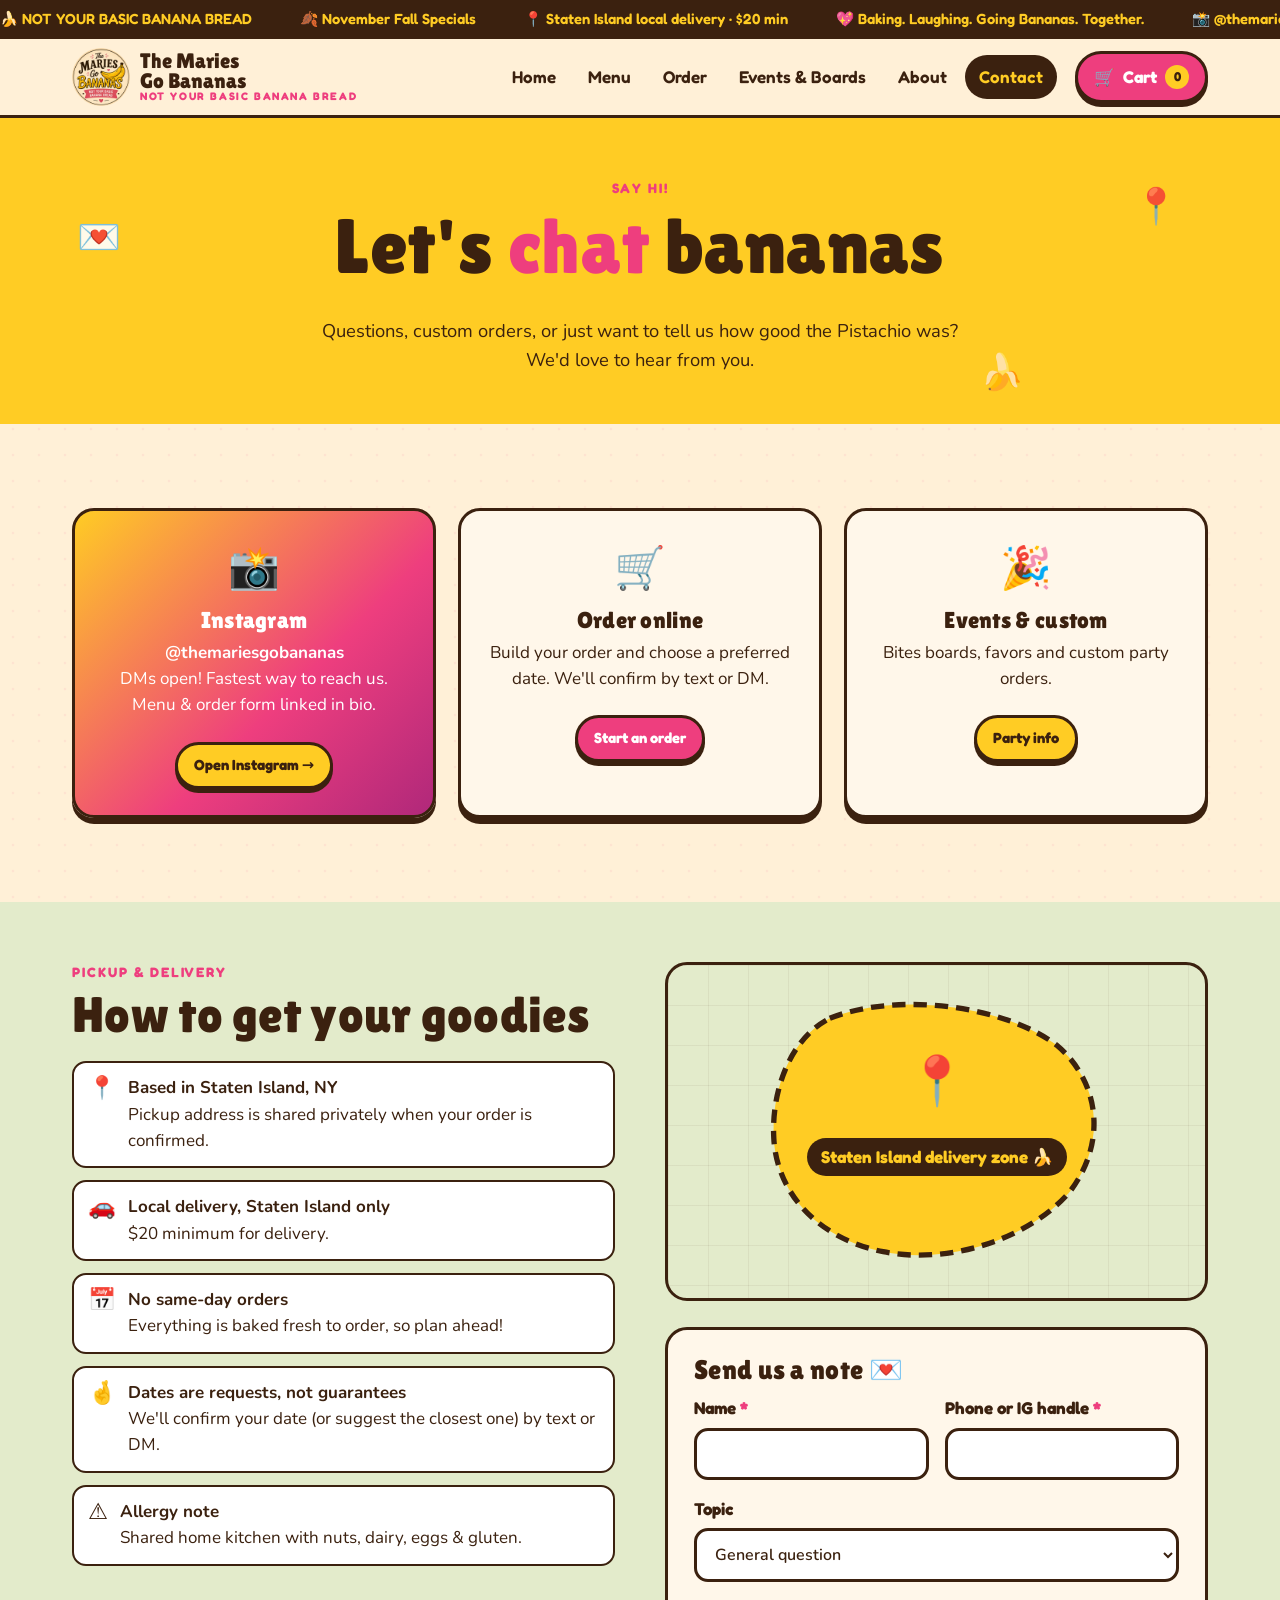
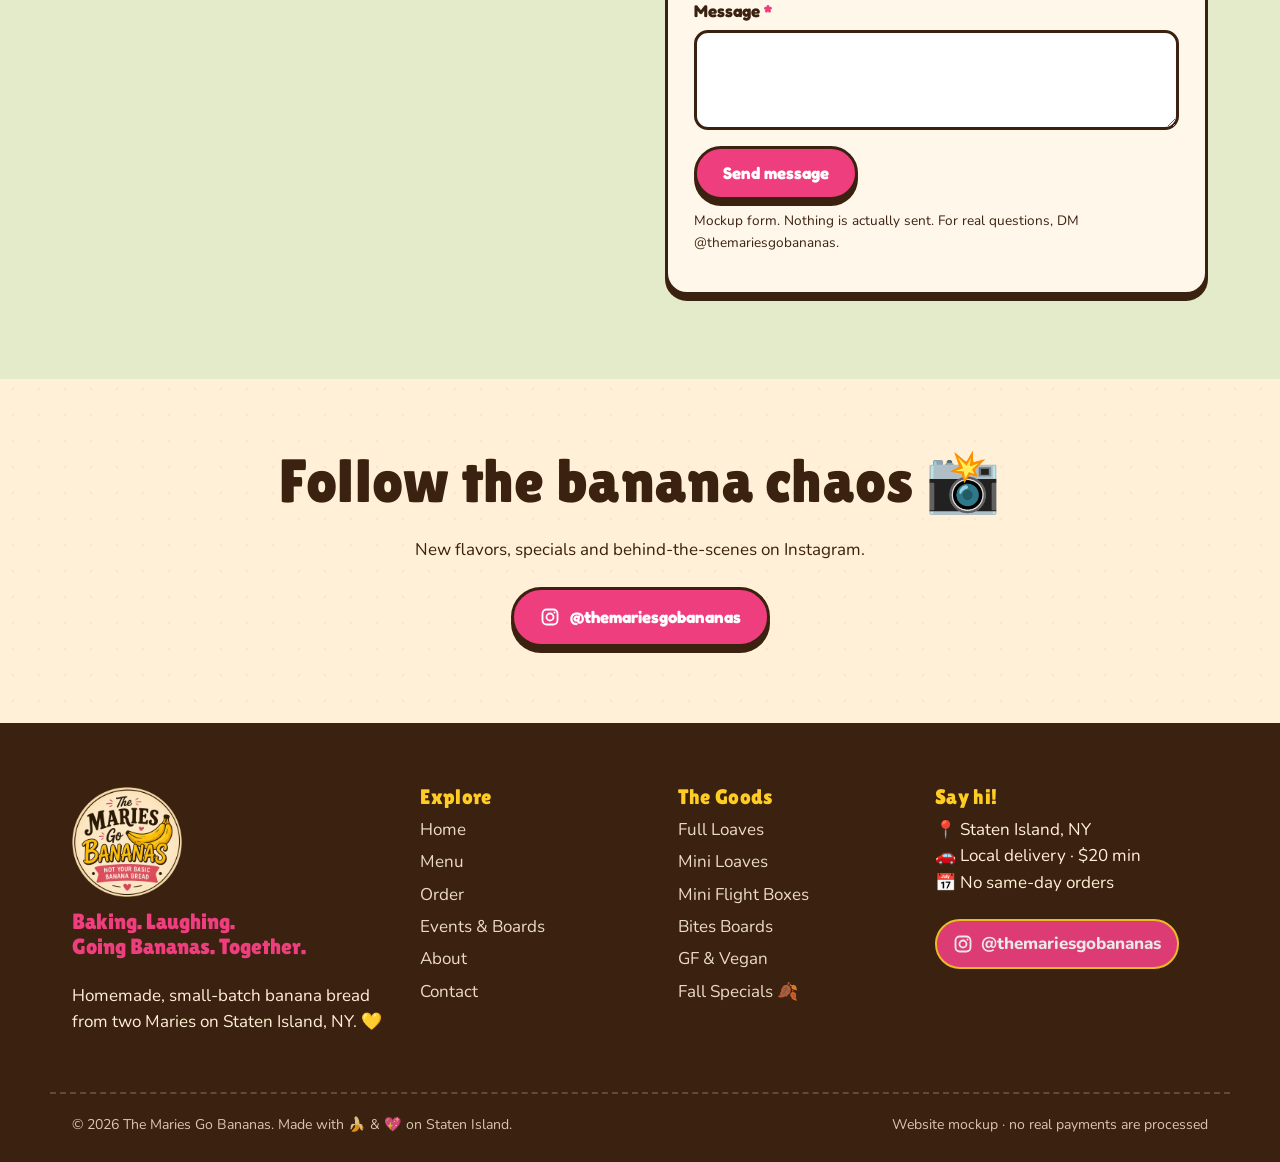
<file: contact.html>
<!doctype html>
<html lang="en">
<head>
<meta charset="utf-8">
<meta name="viewport" content="width=device-width, initial-scale=1">
<title>Contact | The Maries Go Bananas</title>
<meta name="description" content="Contact The Maries Go Bananas on Instagram: pickup and local Staten Island delivery info.">
<meta name="theme-color" content="#FFCC24">
<link rel="icon" href="assets/img/logo.png">
<link rel="preconnect" href="https://fonts.googleapis.com"><link rel="preconnect" href="https://fonts.gstatic.com" crossorigin>
<link href="https://fonts.googleapis.com/css2?family=Fredoka:wght@500;600;700&family=Lilita+One&family=Nunito:wght@400;600;700;800&display=swap" rel="stylesheet">
<link rel="stylesheet" href="css/styles.css">
</head>
<body>
<a class="skip" href="#main">Skip to content</a>
<div class="ticker" aria-hidden="true"><div class="ticker__track"><span>🍌 NOT YOUR BASIC BANANA BREAD</span><span>🍂 November Fall Specials</span><span>📍 Staten Island local delivery · $20 min</span><span>💖 Baking. Laughing. Going Bananas. Together.</span><span>📸 @themariesgobananas</span><span>🚫 No same-day orders, plan ahead, bestie!</span><span>🍌 NOT YOUR BASIC BANANA BREAD</span><span>🍂 November Fall Specials</span><span>📍 Staten Island local delivery · $20 min</span><span>💖 Baking. Laughing. Going Bananas. Together.</span><span>📸 @themariesgobananas</span><span>🚫 No same-day orders, plan ahead, bestie!</span></div></div>
<header class="site-header">
  <nav class="wrap nav" aria-label="Main">
    <a class="brand" href="index.html" aria-label="The Maries Go Bananas home"><img src="assets/img/logo.png" alt=""><span class="brand__name">The Maries<br>Go Bananas<small>NOT YOUR BASIC BANANA BREAD</small></span></a>
    <ul class="nav__links" id="nav-links"><li><a href="index.html">Home</a></li><li><a href="menu.html">Menu</a></li><li><a href="order.html">Order</a></li><li><a href="events.html">Events & Boards</a></li><li><a href="about.html">About</a></li><li><a href="contact.html" aria-current="page">Contact</a></li></ul>
    <a class="cart-btn" href="order.html#cart" aria-label="Cart"><span aria-hidden="true">🛒</span><span class="lbl">Cart</span><span class="cart-count" data-cart-count>0</span></a>
    <button class="menu-toggle" aria-controls="nav-links" aria-expanded="false" aria-label="Toggle menu">☰</button>
  </nav>
</header>
<main id="main">

<section class="page-hero bg-yellow">
  <span class="floaty">💌</span><span class="floaty">📍</span><span class="floaty">🍌</span>
  <div class="wrap"><span class="eyebrow">Say hi!</span><h1>Let's <span style="color:var(--pink)">chat</span> bananas</h1><p>Questions, custom orders, or just want to tell us how good the Pistachio was? We'd love to hear from you.</p></div>
</section>
<section>
  <div class="wrap">
    <div class="contact-cards">
      <a class="contact-card ig-card" href="https://www.instagram.com/themariesgobananas/" target="_blank" rel="noopener"><div class="ico">📸</div><h3>Instagram</h3><p><b>@themariesgobananas</b><br>DMs open! Fastest way to reach us. Menu &amp; order form linked in bio.</p><span class="btn btn--sm" style="margin-top:6px">Open Instagram →</span></a>
      <a class="contact-card" href="order.html"><div class="ico">🛒</div><h3>Order online</h3><p>Build your order and choose a preferred date. We'll confirm by text or DM.</p><span class="btn btn--pink btn--sm" style="margin-top:6px">Start an order</span></a>
      <a class="contact-card" href="events.html"><div class="ico">🎉</div><h3>Events &amp; custom</h3><p>Bites boards, favors and custom party orders.</p><span class="btn btn--sm" style="margin-top:6px">Party info</span></a>
    </div>
  </div>
</section>
<section class="bg-green" style="padding-top:60px">
  <div class="wrap split" style="align-items:start">
    <div>
      <span class="eyebrow">Pickup &amp; delivery</span>
      <h2>How to get your goodies</h2>
      <ul class="info-list">
        <li><span class="emo">📍</span><div><b>Based in Staten Island, NY</b><br>Pickup address is shared privately when your order is confirmed.</div></li>
        <li><span class="emo">🚗</span><div><b>Local delivery, Staten Island only</b><br>$20 minimum for delivery.</div></li>
        <li><span class="emo">📅</span><div><b>No same-day orders</b><br>Everything is baked fresh to order, so plan ahead!</div></li>
        <li><span class="emo">🤞</span><div><b>Dates are requests, not guarantees</b><br>We'll confirm your date (or suggest the closest one) by text or DM.</div></li>
        <li><span class="emo">⚠️</span><div><b>Allergy note</b><br>Shared home kitchen with nuts, dairy, eggs &amp; gluten.</div></li>
      </ul>
    </div>
    <div>
      <div class="map-mock" role="img" aria-label="Illustrated map of Staten Island delivery area">
        <svg viewBox="0 0 400 250" preserveAspectRatio="xMidYMid meet" aria-hidden="true"><path d="M120 40 C170 20 250 30 290 60 C320 85 330 130 300 170 C270 205 210 225 160 215 C110 205 80 170 78 130 C76 95 90 55 120 40Z" fill="#FFCC24" stroke="#3B210F" stroke-width="4" stroke-dasharray="10 6"/></svg>
        <span class="map-pin" aria-hidden="true">📍</span><span class="map-label">Staten Island delivery zone 🍌</span>
      </div>
      <form class="panel" id="contact-form" style="margin-top:26px" novalidate>
        <h3 style="font-size:1.7rem">Send us a note 💌</h3>
        <div class="form-grid">
          <div class="field"><label for="m-name">Name <span class="req">*</span></label><input id="m-name" required autocomplete="name"><span class="err">Please add your name.</span></div>
          <div class="field"><label for="m-contact">Phone or IG handle <span class="req">*</span></label><input id="m-contact" required><span class="err">How can we reach you?</span></div>
          <div class="field full"><label for="m-topic">Topic</label><select id="m-topic"><option>General question</option><option>Custom / event order</option><option>Bites board</option><option>Party favors</option><option>Feedback &amp; love notes</option></select></div>
          <div class="field full"><label for="m-msg">Message <span class="req">*</span></label><textarea id="m-msg" required></textarea><span class="err">Don't be shy, say something!</span></div>
        </div>
        <button class="btn btn--pink" type="submit" style="margin-top:16px">Send message</button>
        <p class="hint" style="margin-top:10px;font-size:.85rem">Mockup form. Nothing is actually sent. For real questions, DM @themariesgobananas.</p>
      </form>
    </div>
  </div>
</section>
<section class="cta-band"><div class="wrap"><h2>Follow the banana chaos 📸</h2><p>New flavors, specials and behind-the-scenes on Instagram.</p><a class="btn btn--pink" href="https://www.instagram.com/themariesgobananas/" target="_blank" rel="noopener"><svg class="ig-icon" viewBox="0 0 24 24" aria-hidden="true" fill="none" stroke="currentColor" stroke-width="2.2"><rect x="3" y="3" width="18" height="18" rx="5"/><circle cx="12" cy="12" r="4.2"/><circle cx="17.4" cy="6.6" r="1.2" fill="currentColor" stroke="none"/></svg> @themariesgobananas</a></div></section>
<script>
document.getElementById("contact-form").addEventListener("submit",function(e){e.preventDefault();var ok=true;["m-name","m-contact","m-msg"].forEach(function(id){var el=document.getElementById(id),bad=!el.value.trim();el.closest(".field").classList.toggle("invalid",bad);if(bad)ok=false;});
if(!ok){this.querySelector(".field.invalid input, .field.invalid textarea").focus();return;}this.reset();toast("💌 Message sent (mockup)! The Maries will get back to you soon.");});
</script>
</main>
<footer class="site-footer">
  <div class="wrap footer-grid">
    <div class="footer-brand"><img src="assets/img/logo.png" alt="The Maries Go Bananas logo"><p class="motto">Baking. Laughing.<br>Going Bananas. Together.</p><p>Homemade, small-batch banana bread from two Maries on Staten Island, NY. 💛</p></div>
    <div><h4>Explore</h4><ul><li><a href="index.html">Home</a></li><li><a href="menu.html">Menu</a></li><li><a href="order.html">Order</a></li><li><a href="events.html">Events & Boards</a></li><li><a href="about.html">About</a></li><li><a href="contact.html">Contact</a></li></ul></div>
    <div><h4>The Goods</h4><ul><li><a href="menu.html#full">Full Loaves</a></li><li><a href="menu.html#mini">Mini Loaves</a></li><li><a href="menu.html#flight">Mini Flight Boxes</a></li><li><a href="menu.html#boards">Bites Boards</a></li><li><a href="menu.html#gfv">GF &amp; Vegan</a></li><li><a href="menu.html#fall">Fall Specials 🍂</a></li></ul></div>
    <div><h4>Say hi!</h4><p>📍 Staten Island, NY<br>🚗 Local delivery · $20 min<br>📅 No same-day orders</p>
      <a class="ig-pill" href="https://www.instagram.com/themariesgobananas/" target="_blank" rel="noopener"><svg class="ig-icon" viewBox="0 0 24 24" aria-hidden="true" fill="none" stroke="currentColor" stroke-width="2.2"><rect x="3" y="3" width="18" height="18" rx="5"/><circle cx="12" cy="12" r="4.2"/><circle cx="17.4" cy="6.6" r="1.2" fill="currentColor" stroke="none"/></svg> @themariesgobananas</a></div>
  </div>
  <div class="wrap footer-bottom"><span>© <span data-year>2026</span> The Maries Go Bananas. Made with 🍌 &amp; 💖 on Staten Island.</span><span>Website mockup · no real payments are processed</span></div>
</footer>
<script src="js/data.js"></script><script src="js/cart.js"></script>
</body>
</html>
</file>
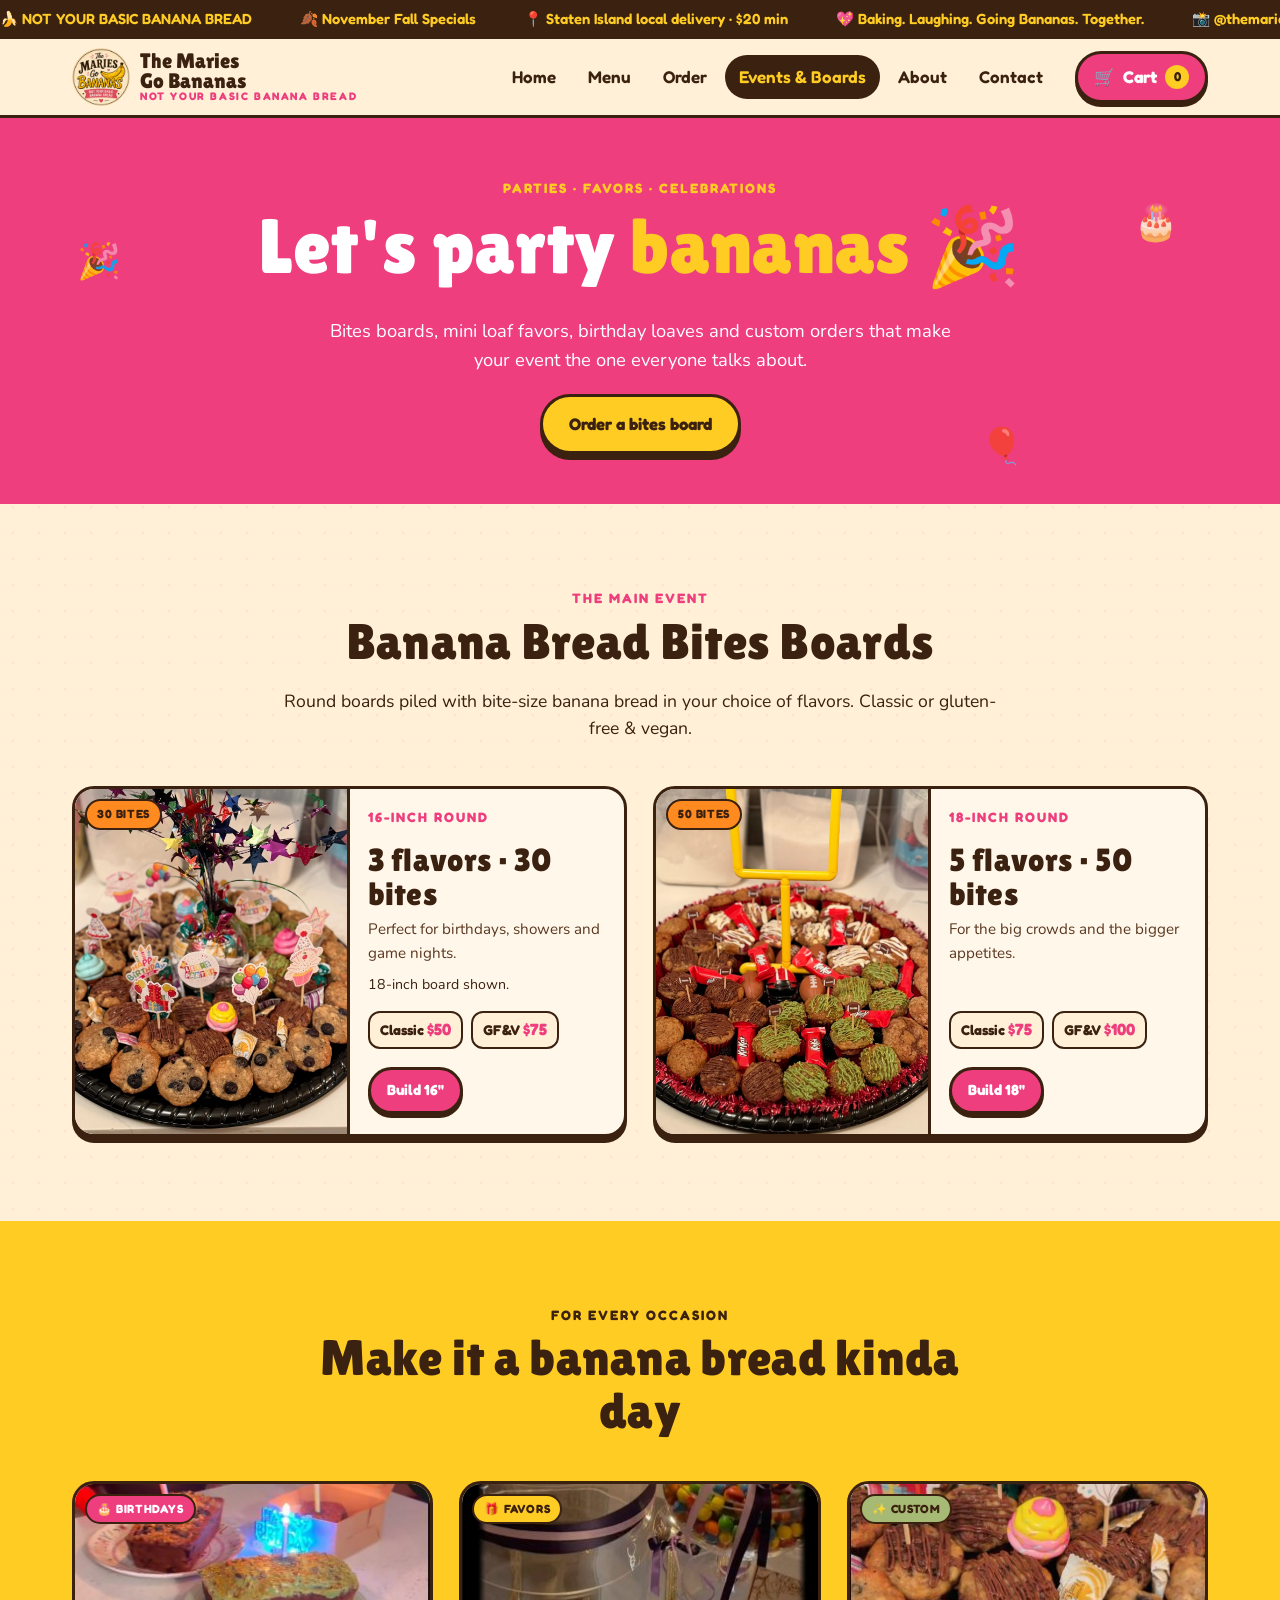
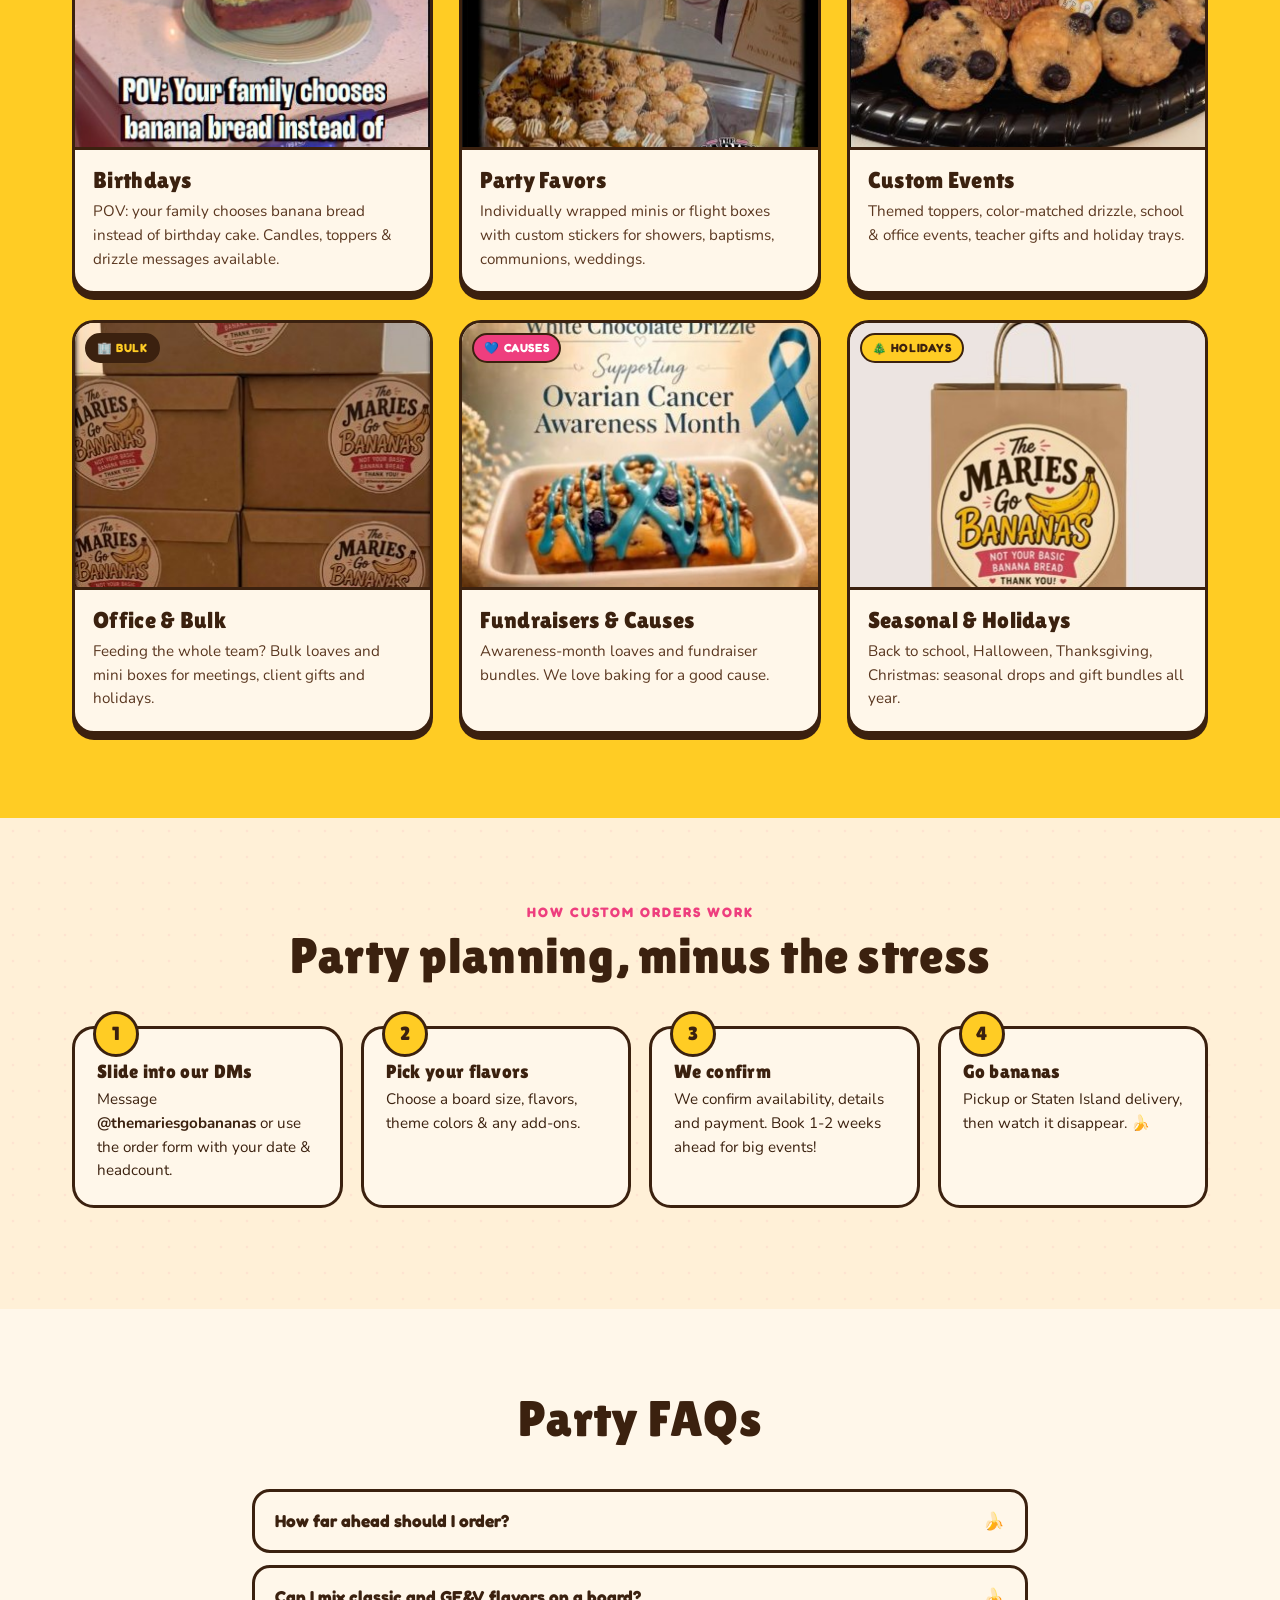
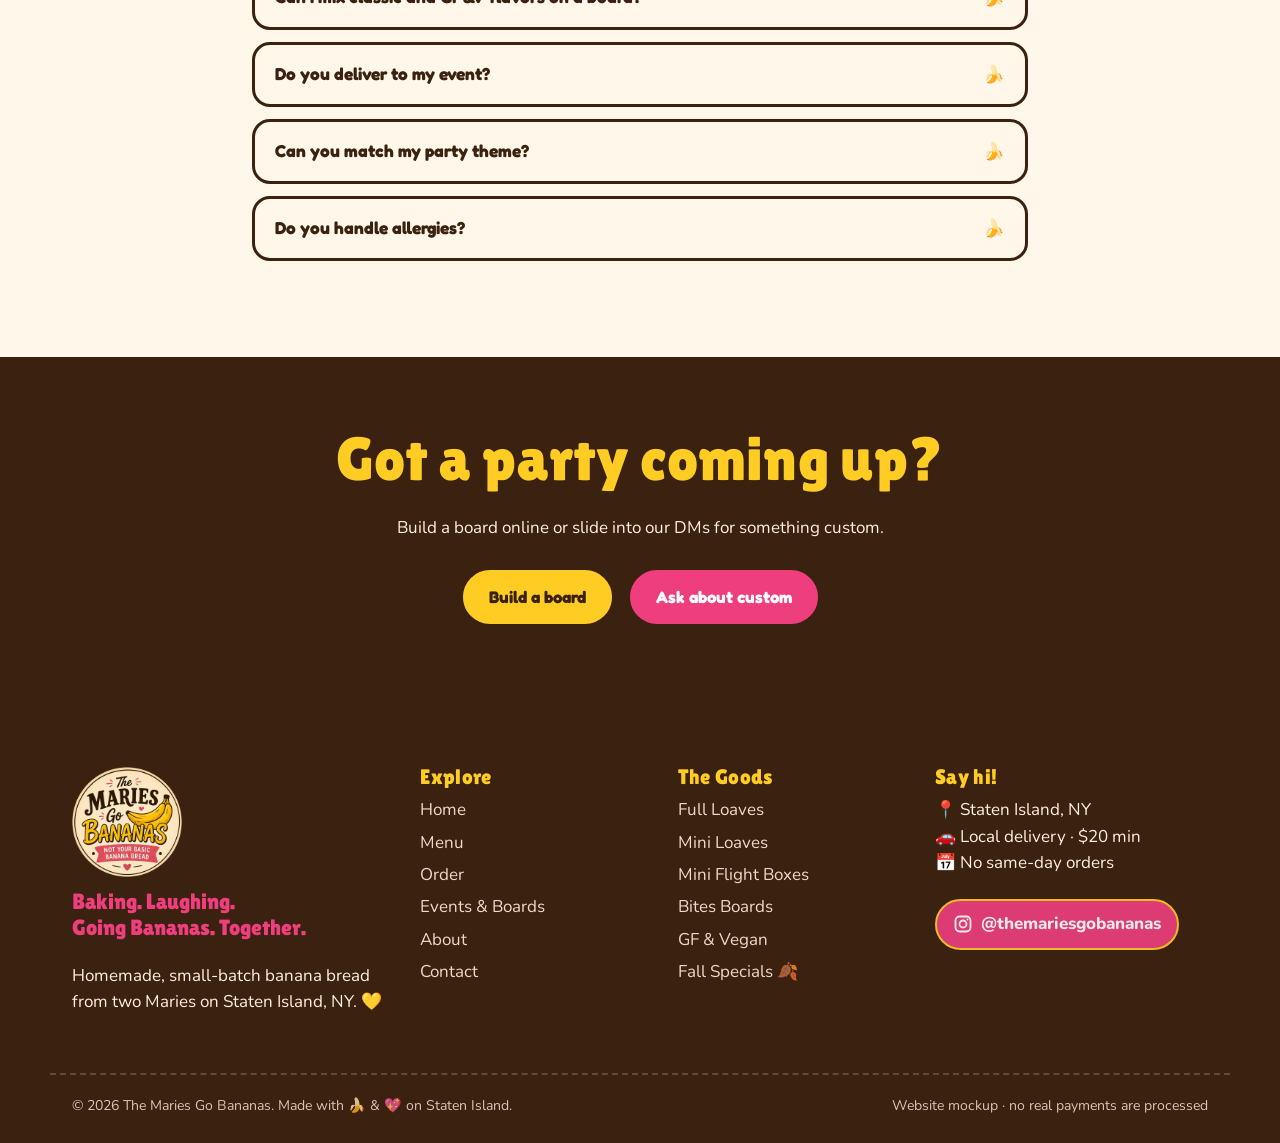
<file: events.html>
<!doctype html>
<html lang="en">
<head>
<meta charset="utf-8">
<meta name="viewport" content="width=device-width, initial-scale=1">
<title>Events & Party Boards | The Maries Go Bananas</title>
<meta name="description" content="Banana bread bites boards, party favors, birthday and custom event orders on Staten Island.">
<meta name="theme-color" content="#FFCC24">
<link rel="icon" href="assets/img/logo.png">
<link rel="preconnect" href="https://fonts.googleapis.com"><link rel="preconnect" href="https://fonts.gstatic.com" crossorigin>
<link href="https://fonts.googleapis.com/css2?family=Fredoka:wght@500;600;700&family=Lilita+One&family=Nunito:wght@400;600;700;800&display=swap" rel="stylesheet">
<link rel="stylesheet" href="css/styles.css">
</head>
<body>
<a class="skip" href="#main">Skip to content</a>
<div class="ticker" aria-hidden="true"><div class="ticker__track"><span>🍌 NOT YOUR BASIC BANANA BREAD</span><span>🍂 November Fall Specials</span><span>📍 Staten Island local delivery · $20 min</span><span>💖 Baking. Laughing. Going Bananas. Together.</span><span>📸 @themariesgobananas</span><span>🚫 No same-day orders, plan ahead, bestie!</span><span>🍌 NOT YOUR BASIC BANANA BREAD</span><span>🍂 November Fall Specials</span><span>📍 Staten Island local delivery · $20 min</span><span>💖 Baking. Laughing. Going Bananas. Together.</span><span>📸 @themariesgobananas</span><span>🚫 No same-day orders, plan ahead, bestie!</span></div></div>
<header class="site-header">
  <nav class="wrap nav" aria-label="Main">
    <a class="brand" href="index.html" aria-label="The Maries Go Bananas home"><img src="assets/img/logo.png" alt=""><span class="brand__name">The Maries<br>Go Bananas<small>NOT YOUR BASIC BANANA BREAD</small></span></a>
    <ul class="nav__links" id="nav-links"><li><a href="index.html">Home</a></li><li><a href="menu.html">Menu</a></li><li><a href="order.html">Order</a></li><li><a href="events.html" aria-current="page">Events & Boards</a></li><li><a href="about.html">About</a></li><li><a href="contact.html">Contact</a></li></ul>
    <a class="cart-btn" href="order.html#cart" aria-label="Cart"><span aria-hidden="true">🛒</span><span class="lbl">Cart</span><span class="cart-count" data-cart-count>0</span></a>
    <button class="menu-toggle" aria-controls="nav-links" aria-expanded="false" aria-label="Toggle menu">☰</button>
  </nav>
</header>
<main id="main">

<section class="page-hero bg-pink">
  <span class="floaty">🎉</span><span class="floaty">🎂</span><span class="floaty">🎈</span>
  <div class="wrap"><span class="eyebrow" style="color:var(--yellow)">Parties · Favors · Celebrations</span><h1>Let's party <span style="color:var(--yellow)">bananas</span> 🎉</h1><p>Bites boards, mini loaf favors, birthday loaves and custom orders that make your event the one everyone talks about.</p>
  <p style="margin-top:20px"><a class="btn" href="order.html?cat=board16">Order a bites board</a></p></div>
</section>
<section>
  <div class="wrap">
    <div class="section-head"><span class="eyebrow">The main event</span><h2>Banana Bread Bites Boards</h2><p>Round boards piled with bite-size banana bread in your choice of flavors. Classic or gluten-free &amp; vegan.</p></div>
    <div class="event-cards">
      <article class="card board-card"><div class="card__img"><img src="assets/img/owner/party-board-birthday-18.webp" alt="18-inch banana bread bites board with birthday decorations" loading="lazy"><div class="badges"><span class="badge badge--orange">30 bites</span></div></div><div class="card__body"><span class="eyebrow">16-inch round</span><h3 style="font-size:2rem">3 flavors · 30 bites</h3><p>Perfect for birthdays, showers and game nights.</p><small>18-inch board shown.</small><div class="prices"><span class="price">Classic <b>$50</b></span><span class="price">GF&amp;V <b>$75</b></span></div><div class="card__foot"><a class="btn btn--pink btn--sm" href="order.html?cat=board16">Build 16"</a></div></div></article>
      <article class="card board-card"><div class="card__img"><img src="assets/img/owner/party-board-football-18.webp" alt="18-inch banana bread bites board with football decorations" loading="lazy"><div class="badges"><span class="badge badge--orange">50 bites</span></div></div><div class="card__body"><span class="eyebrow">18-inch round</span><h3 style="font-size:2rem">5 flavors · 50 bites</h3><p>For the big crowds and the bigger appetites.</p><div class="prices"><span class="price">Classic <b>$75</b></span><span class="price">GF&amp;V <b>$100</b></span></div><div class="card__foot"><a class="btn btn--pink btn--sm" href="order.html?cat=board18">Build 18"</a></div></div></article>
    </div>
  </div>
</section>
<section class="bg-yellow">
  <div class="wrap">
    <div class="section-head"><span class="eyebrow" style="color:var(--choc)">For every occasion</span><h2>Make it a banana bread kinda day</h2></div>
    <div class="grid grid-3">
      <article class="card"><div class="card__img"><img src="assets/img/birthday-loaf.jpg" alt="Birthday banana bread loaf with candles" loading="lazy"><div class="badges"><span class="badge badge--pink">🎂 Birthdays</span></div></div><div class="card__body"><h3>Birthdays</h3><p>POV: your family chooses banana bread instead of birthday cake. Candles, toppers &amp; drizzle messages available.</p></div></article>
      <article class="card"><div class="card__img"><img src="assets/img/favors.jpg" alt="Mini banana bread party favors in a display" loading="lazy"><div class="badges"><span class="badge">🎁 Favors</span></div></div><div class="card__body"><h3>Party Favors</h3><p>Individually wrapped minis or flight boxes with custom stickers for showers, baptisms, communions, weddings.</p></div></article>
      <article class="card"><div class="card__img"><img src="assets/img/party-minis.jpg" alt="Party themed mini banana breads with decorative toppers" loading="lazy"><div class="badges"><span class="badge badge--green">✨ Custom</span></div></div><div class="card__body"><h3>Custom Events</h3><p>Themed toppers, color-matched drizzle, school &amp; office events, teacher gifts and holiday trays.</p></div></article>
      <article class="card"><div class="card__img"><img src="assets/img/boxes-stack.jpg" alt="Stacks of branded bakery boxes" loading="lazy"><div class="badges"><span class="badge badge--choc">🏢 Bulk</span></div></div><div class="card__body"><h3>Office &amp; Bulk</h3><p>Feeding the whole team? Bulk loaves and mini boxes for meetings, client gifts and holidays.</p></div></article>
      <article class="card"><div class="card__img"><img src="assets/img/blueberry-month.jpg" alt="Blueberry banana bread with teal ribbon" loading="lazy"><div class="badges"><span class="badge badge--pink">💙 Causes</span></div></div><div class="card__body"><h3>Fundraisers &amp; Causes</h3><p>Awareness-month loaves and fundraiser bundles. We love baking for a good cause.</p></div></article>
      <article class="card"><div class="card__img"><img src="assets/img/bag.jpg" alt="The Maries Go Bananas branded paper bag" loading="lazy"><div class="badges"><span class="badge">🎄 Holidays</span></div></div><div class="card__body"><h3>Seasonal &amp; Holidays</h3><p>Back to school, Halloween, Thanksgiving, Christmas: seasonal drops and gift bundles all year.</p></div></article>
    </div>
  </div>
</section>
<section>
  <div class="wrap">
    <div class="section-head"><span class="eyebrow">How custom orders work</span><h2>Party planning, minus the stress</h2></div>
    <ol class="steps" style="padding:0">
      <li><h3>Slide into our DMs</h3><p>Message <b>@themariesgobananas</b> or use the order form with your date &amp; headcount.</p></li>
      <li><h3>Pick your flavors</h3><p>Choose a board size, flavors, theme colors &amp; any add-ons.</p></li>
      <li><h3>We confirm</h3><p>We confirm availability, details and payment. Book 1-2 weeks ahead for big events!</p></li>
      <li><h3>Go bananas</h3><p>Pickup or Staten Island delivery, then watch it disappear. 🍌</p></li>
    </ol>
  </div>
</section>
<section class="bg-white">
  <div class="wrap" style="max-width:820px">
    <div class="section-head"><h2>Party FAQs</h2></div>
    <div class="faq">
      <details><summary>How far ahead should I order?</summary><p>No same-day orders. For loaves and boxes, a few days' notice is great. For bites boards, favors and custom events, aim for 1-2 weeks. Dates are confirmed by us and aren't guaranteed until then.</p></details>
      <details><summary>Can I mix classic and GF&amp;V flavors on a board?</summary><p>Boards are priced as classic or GF&amp;V. If you need both, we recommend one of each, or DM us and we'll figure it out together!</p></details>
      <details><summary>Do you deliver to my event?</summary><p>We deliver locally on Staten Island with a $20 minimum. Pickup is always available.</p></details>
      <details><summary>Can you match my party theme?</summary><p>Yes! Toppers, drizzle colors and stickers can be customized. Just tell us in the notes or send inspo pics on Instagram.</p></details>
      <details><summary>Do you handle allergies?</summary><p>We offer a gluten-free &amp; vegan line, but everything is made in a shared home kitchen that handles nuts, dairy, eggs and gluten.</p></details>
    </div>
  </div>
</section>
<section class="bg-choc cta-band"><div class="wrap"><h2 style="color:var(--yellow)">Got a party coming up?</h2><p style="max-width:540px;margin:0 auto 20px">Build a board online or slide into our DMs for something custom.</p><a class="btn" href="order.html?cat=board18">Build a board</a><a class="btn btn--pink" href="contact.html">Ask about custom</a></div></section>
</main>
<footer class="site-footer">
  <div class="wrap footer-grid">
    <div class="footer-brand"><img src="assets/img/logo.png" alt="The Maries Go Bananas logo"><p class="motto">Baking. Laughing.<br>Going Bananas. Together.</p><p>Homemade, small-batch banana bread from two Maries on Staten Island, NY. 💛</p></div>
    <div><h4>Explore</h4><ul><li><a href="index.html">Home</a></li><li><a href="menu.html">Menu</a></li><li><a href="order.html">Order</a></li><li><a href="events.html">Events & Boards</a></li><li><a href="about.html">About</a></li><li><a href="contact.html">Contact</a></li></ul></div>
    <div><h4>The Goods</h4><ul><li><a href="menu.html#full">Full Loaves</a></li><li><a href="menu.html#mini">Mini Loaves</a></li><li><a href="menu.html#flight">Mini Flight Boxes</a></li><li><a href="menu.html#boards">Bites Boards</a></li><li><a href="menu.html#gfv">GF &amp; Vegan</a></li><li><a href="menu.html#fall">Fall Specials 🍂</a></li></ul></div>
    <div><h4>Say hi!</h4><p>📍 Staten Island, NY<br>🚗 Local delivery · $20 min<br>📅 No same-day orders</p>
      <a class="ig-pill" href="https://www.instagram.com/themariesgobananas/" target="_blank" rel="noopener"><svg class="ig-icon" viewBox="0 0 24 24" aria-hidden="true" fill="none" stroke="currentColor" stroke-width="2.2"><rect x="3" y="3" width="18" height="18" rx="5"/><circle cx="12" cy="12" r="4.2"/><circle cx="17.4" cy="6.6" r="1.2" fill="currentColor" stroke="none"/></svg> @themariesgobananas</a></div>
  </div>
  <div class="wrap footer-bottom"><span>© <span data-year>2026</span> The Maries Go Bananas. Made with 🍌 &amp; 💖 on Staten Island.</span><span>Website mockup · no real payments are processed</span></div>
</footer>
<script src="js/data.js"></script><script src="js/cart.js"></script>
</body>
</html>
</file>
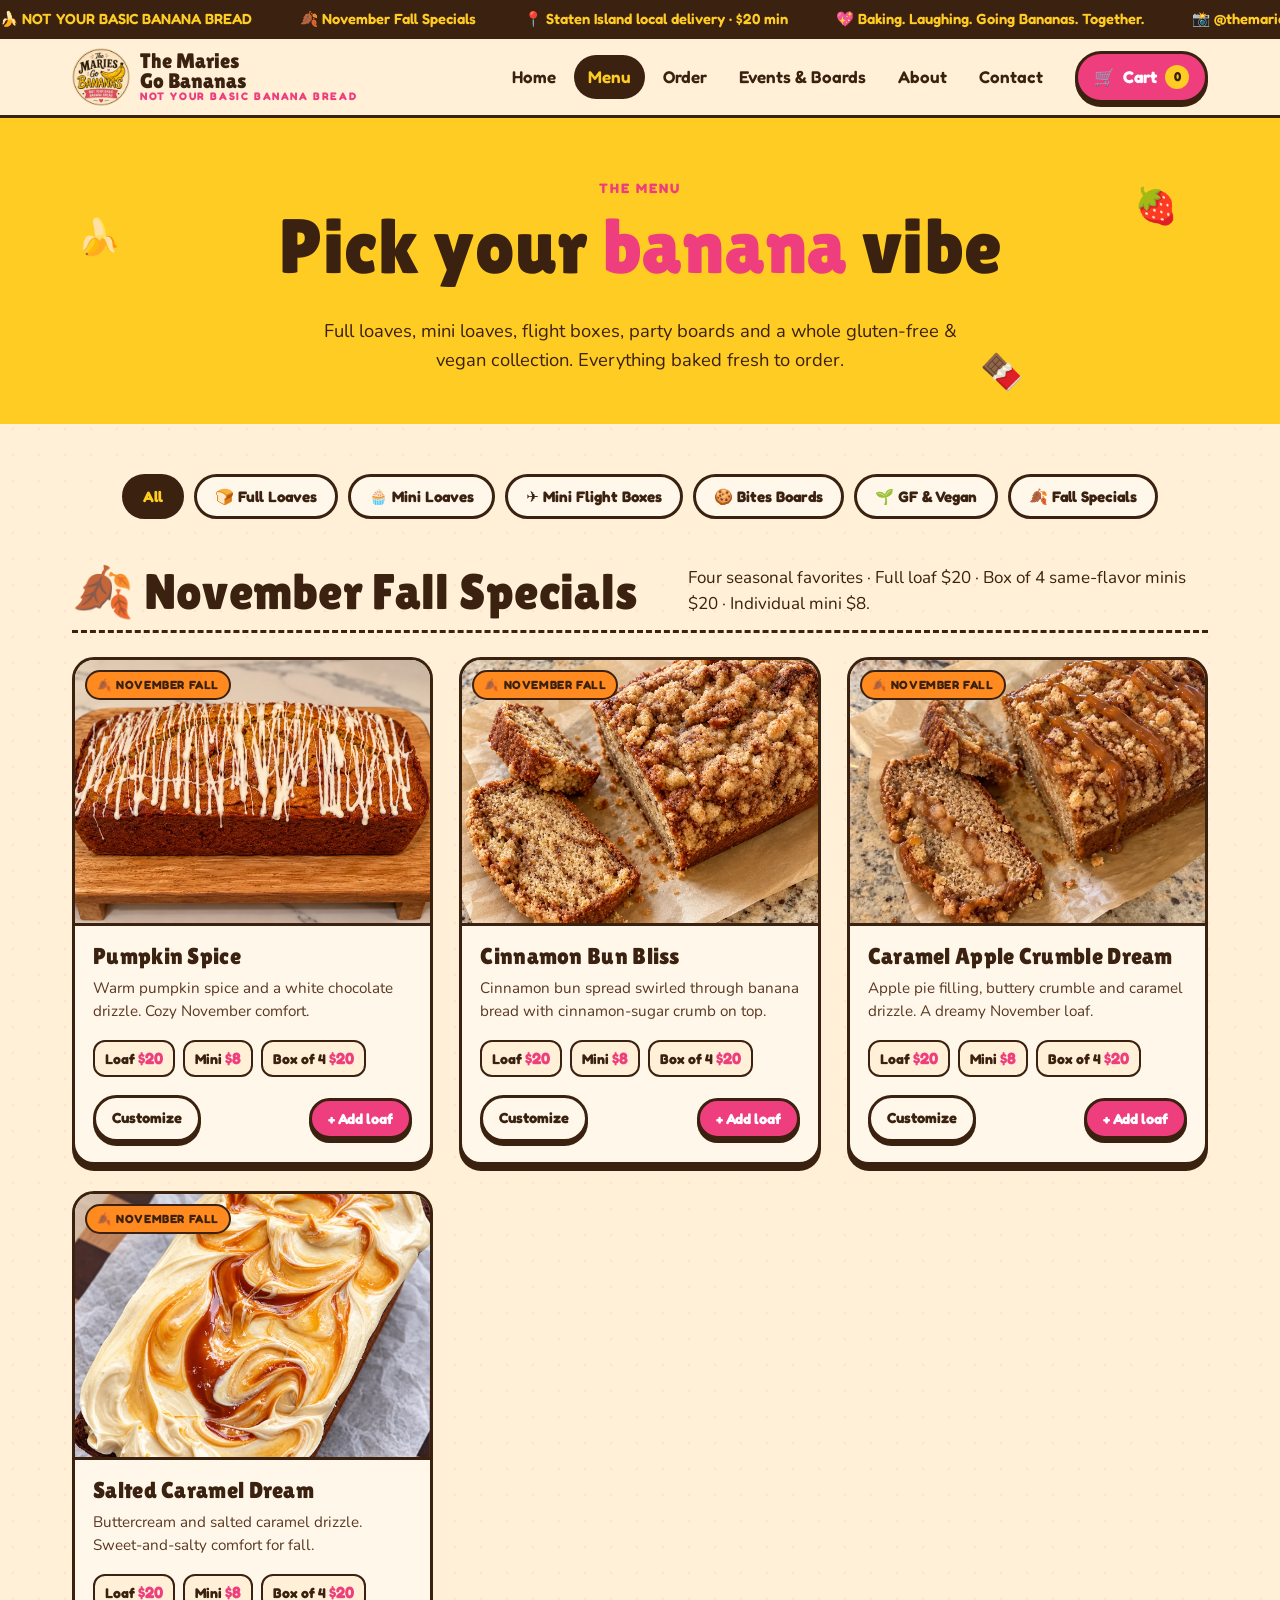
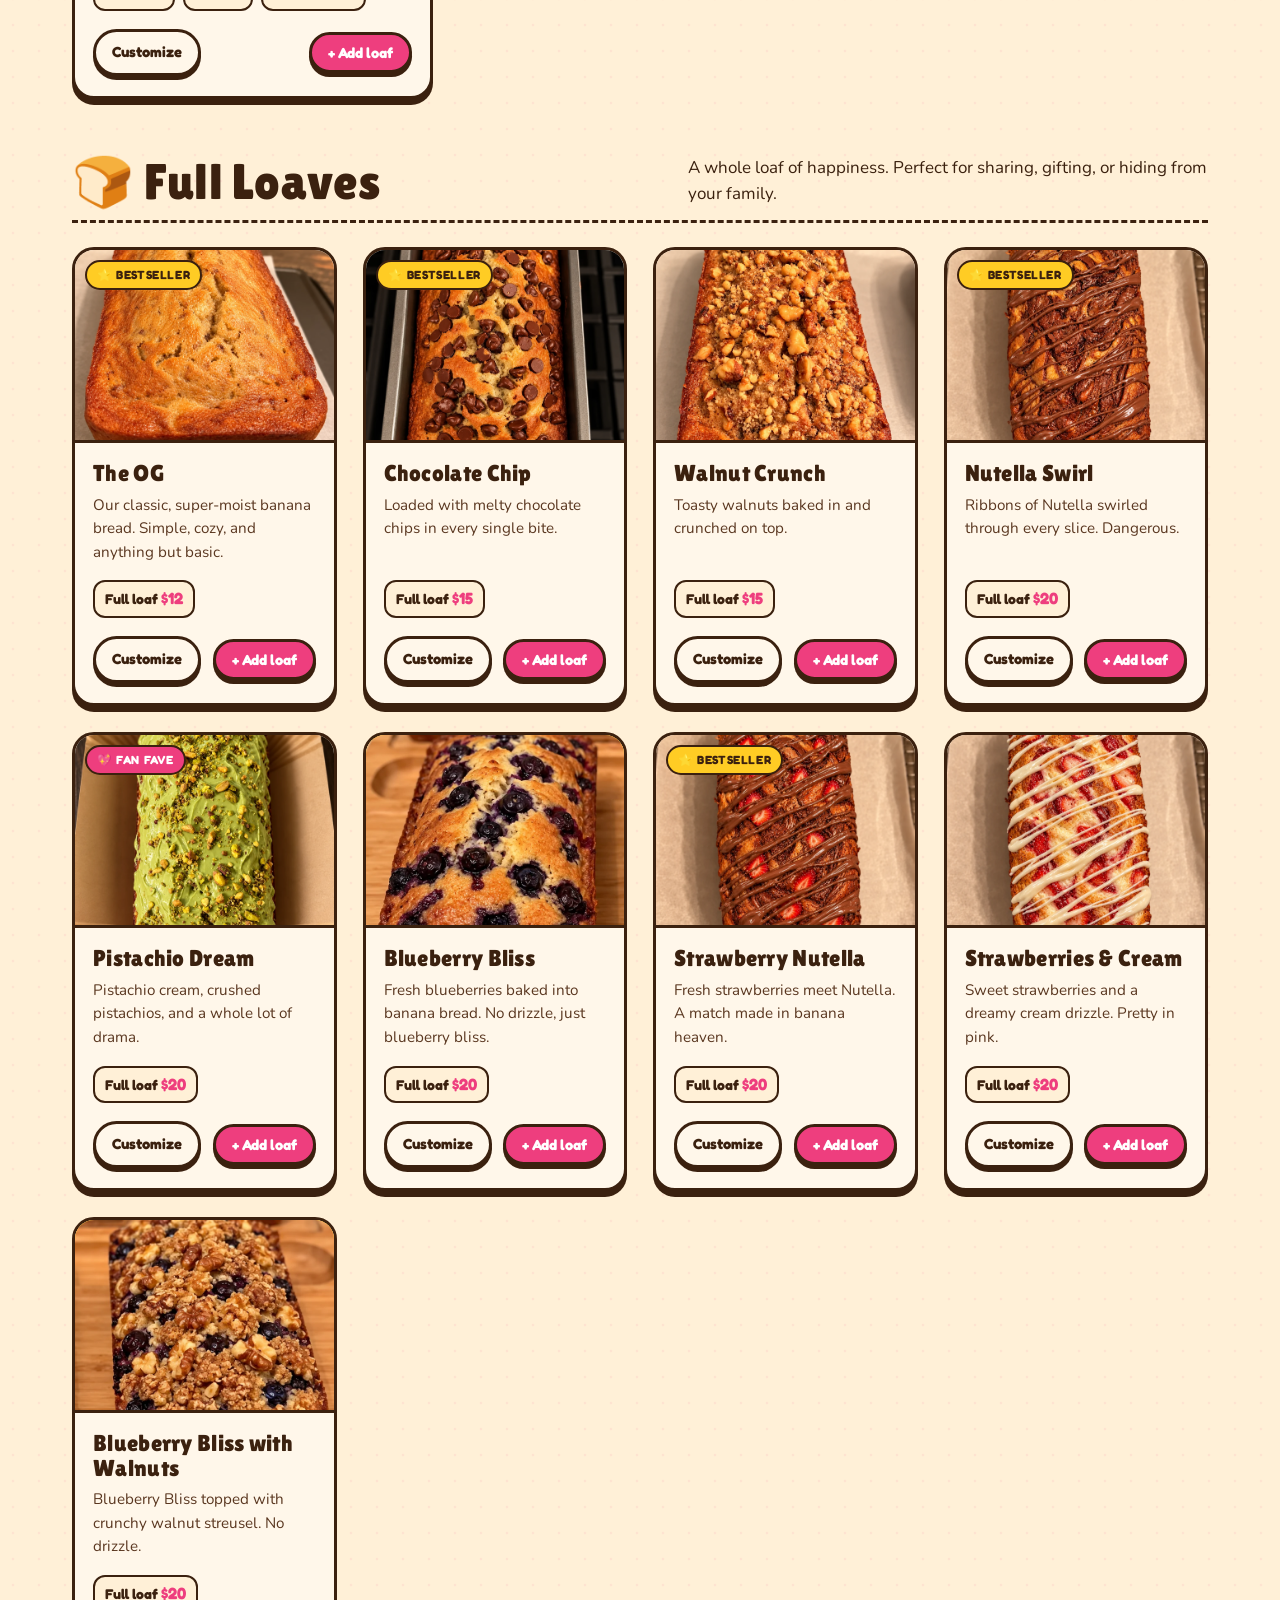
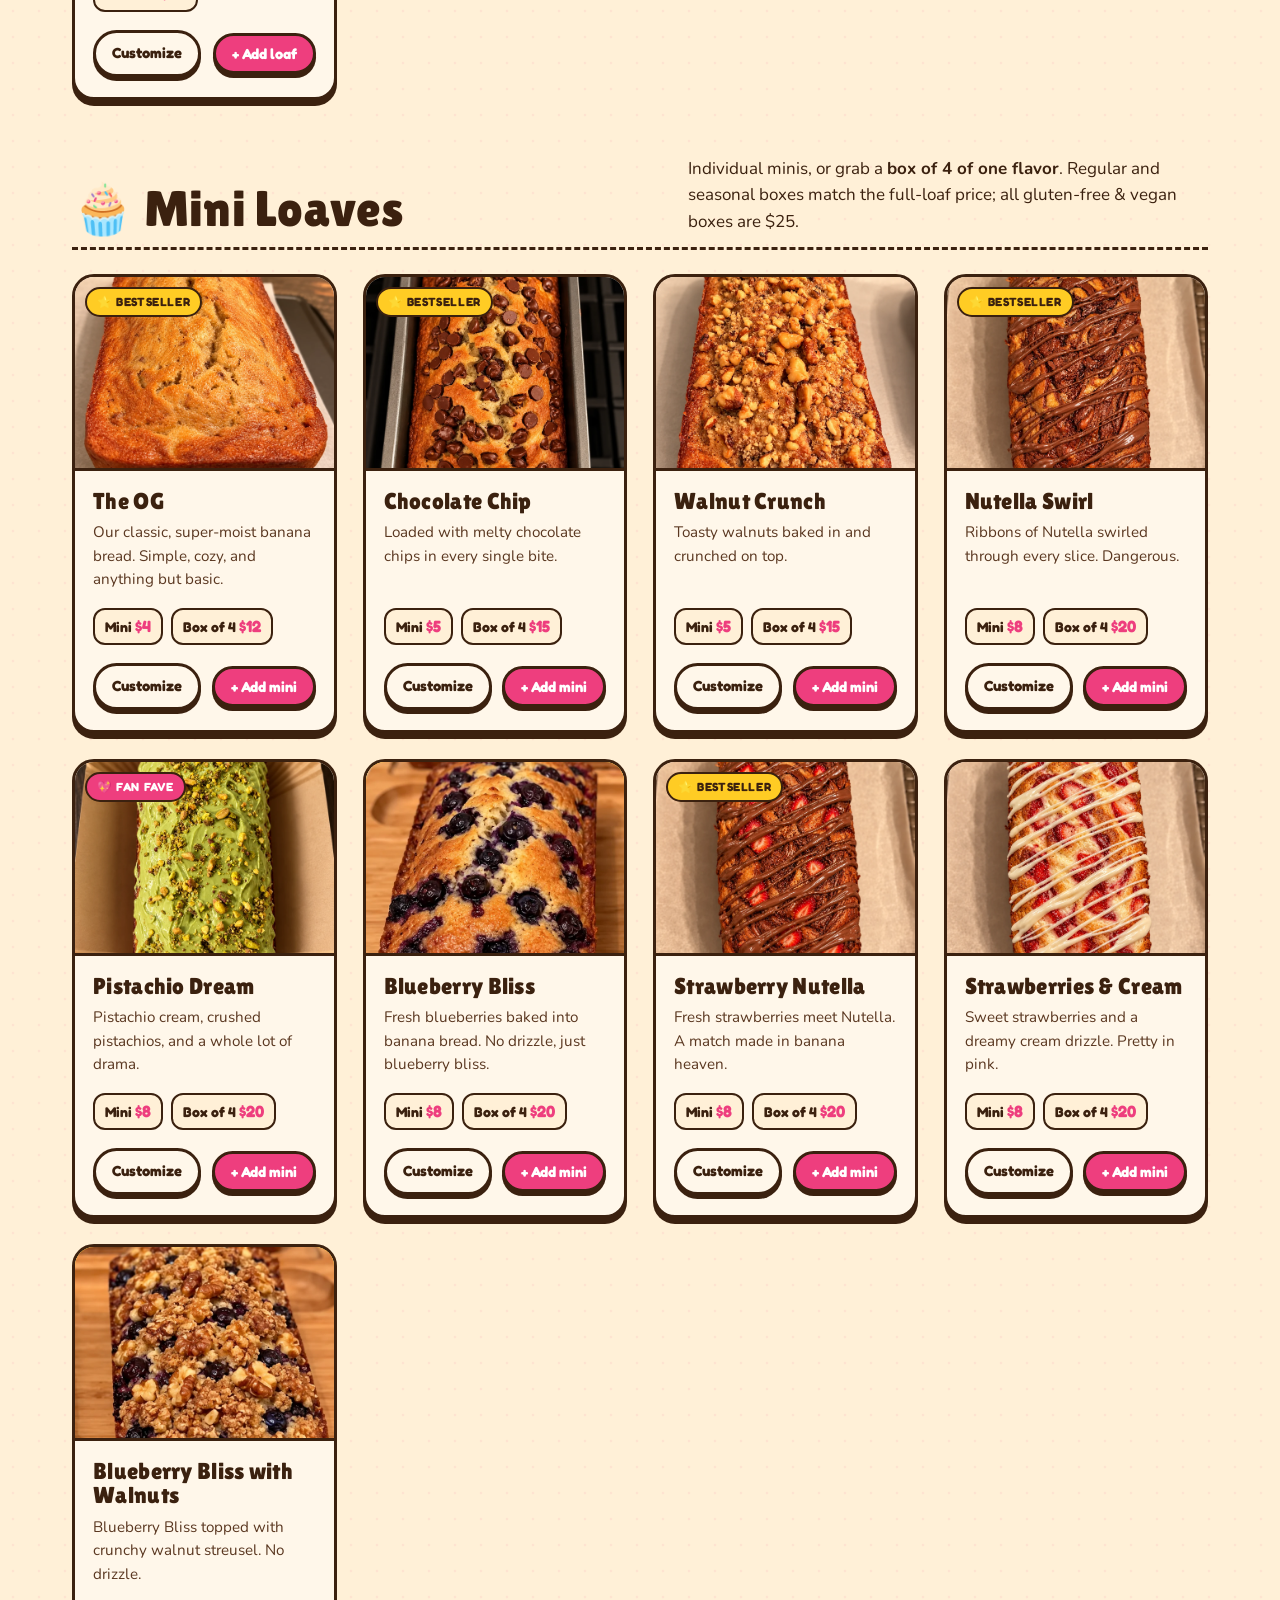
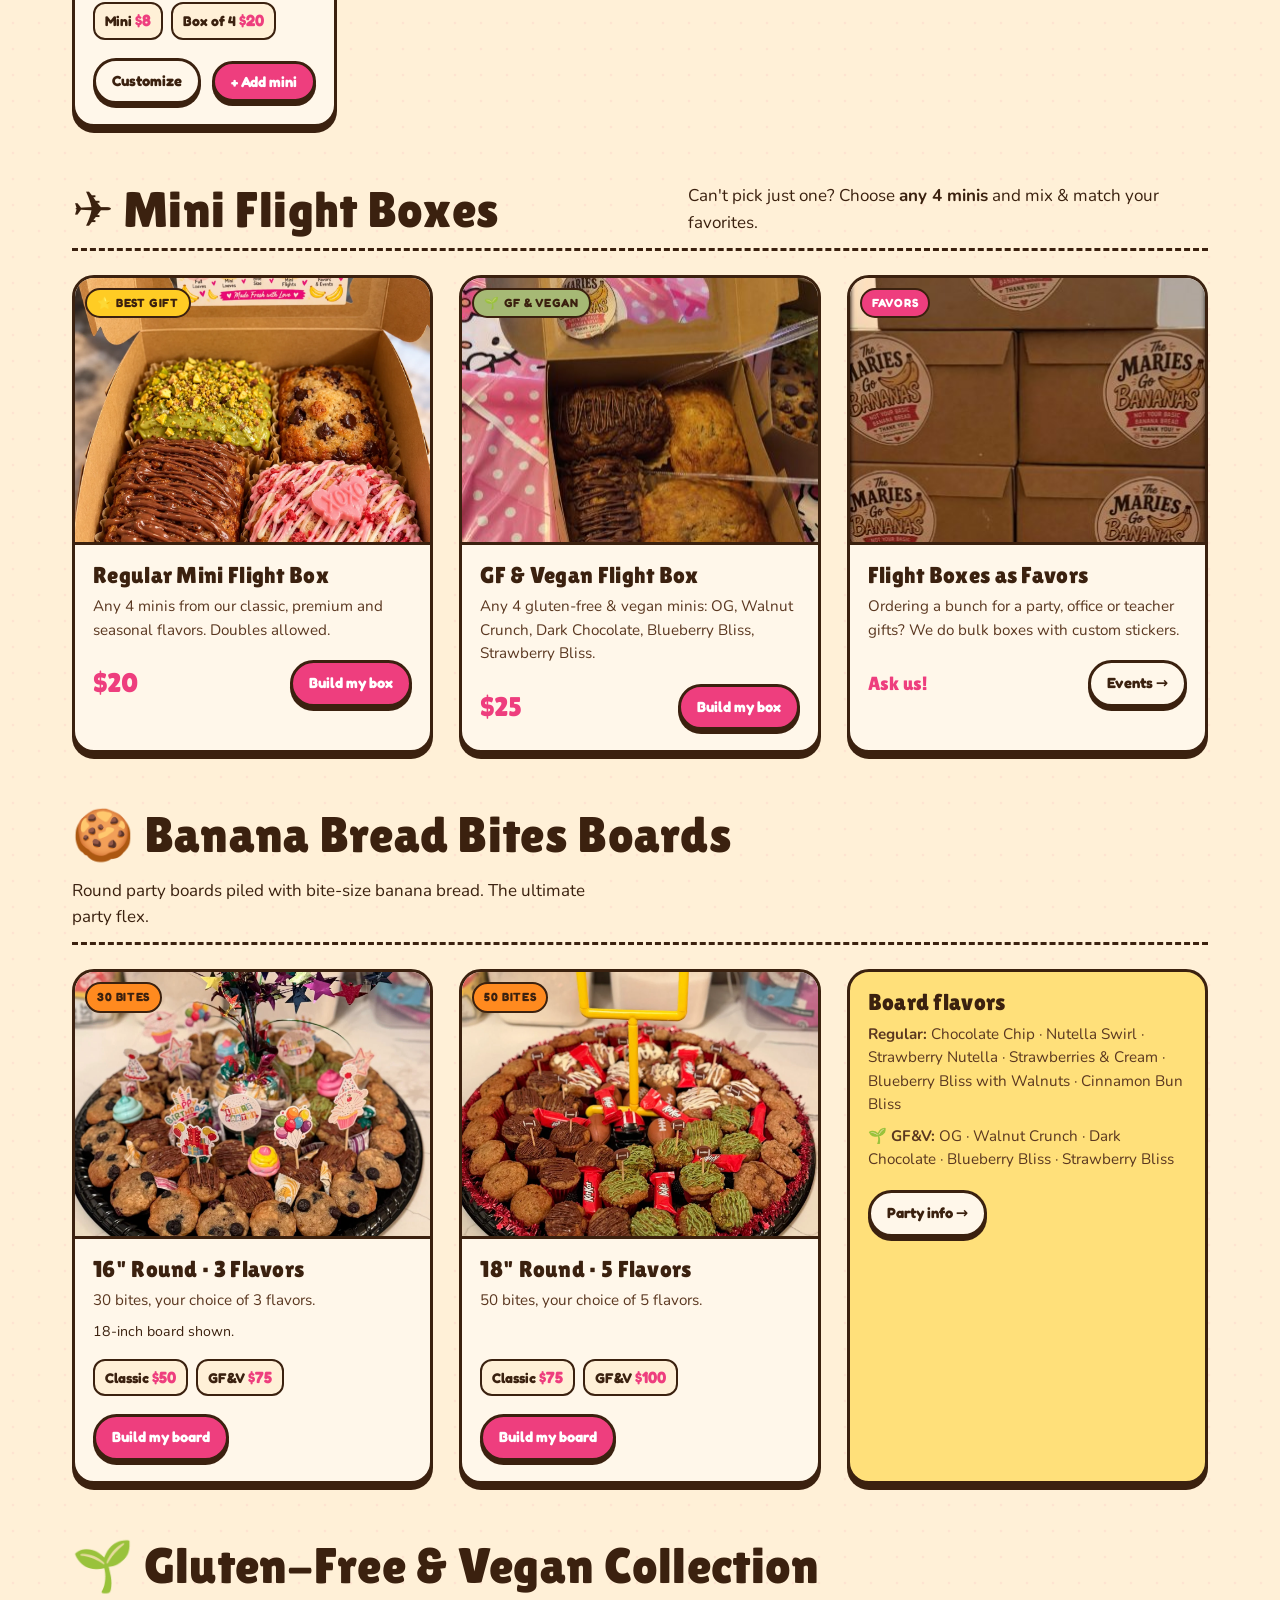
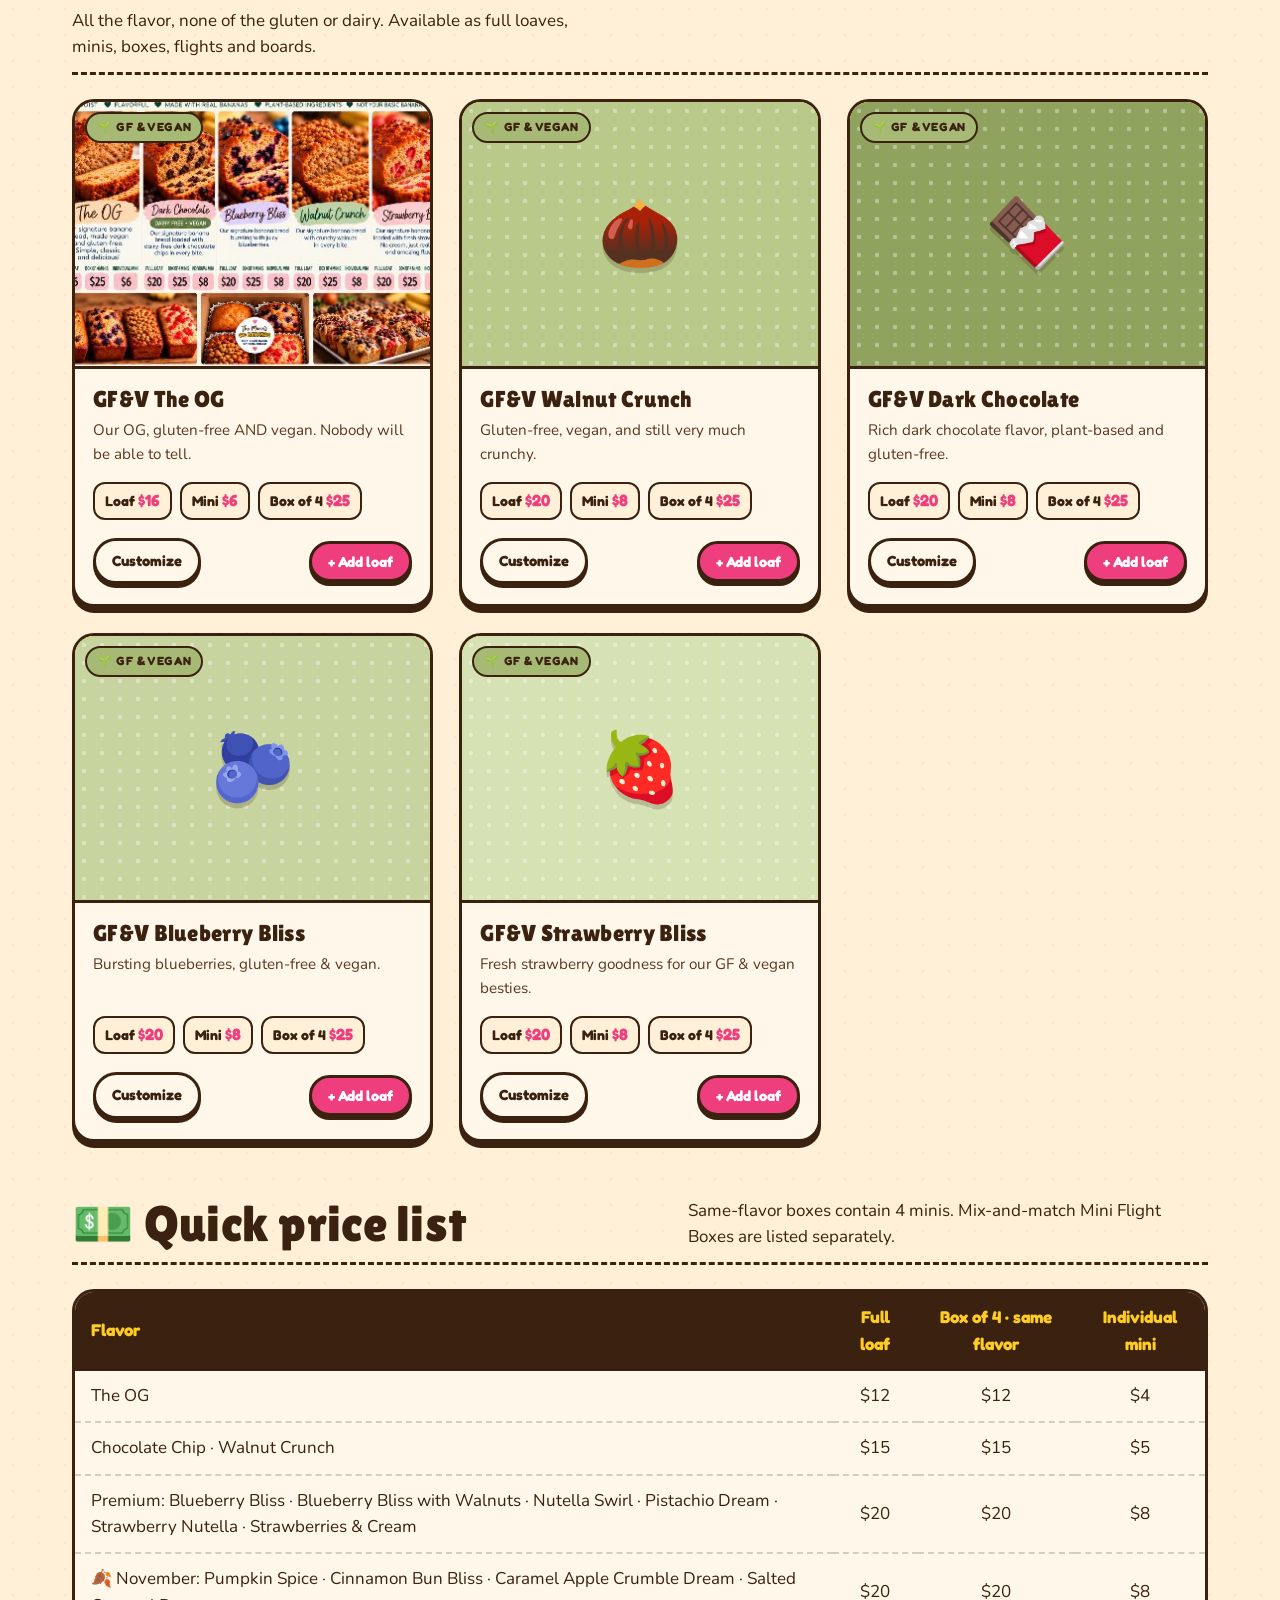
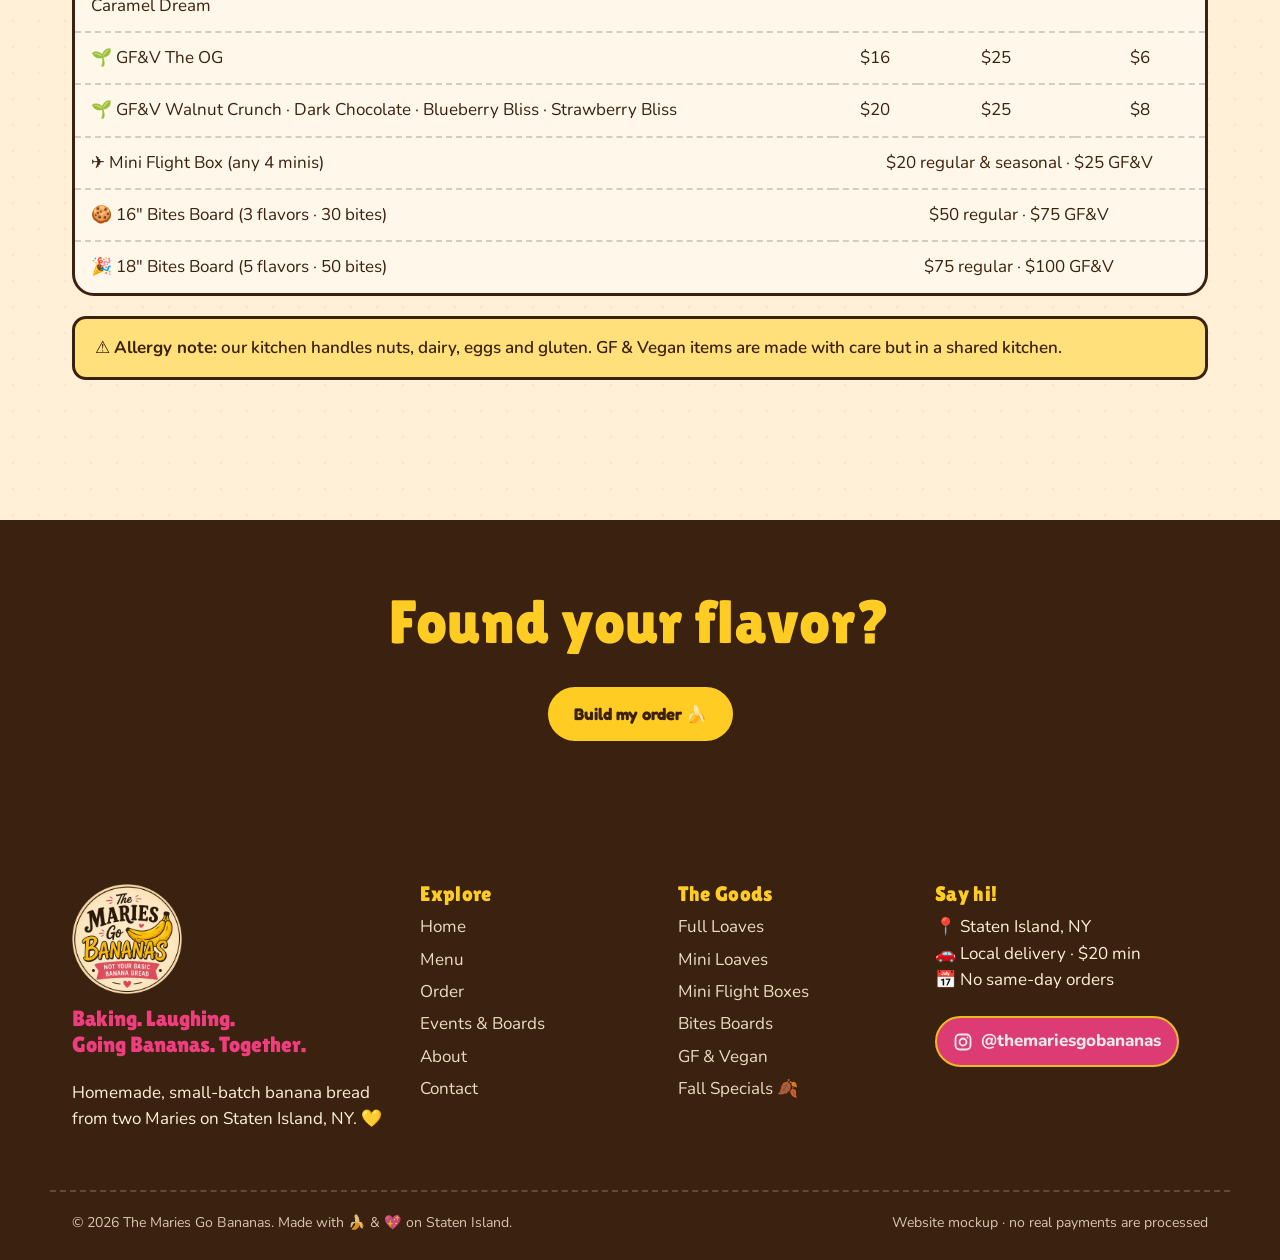
<file: menu.html>
<!doctype html>
<html lang="en">
<head>
<meta charset="utf-8">
<meta name="viewport" content="width=device-width, initial-scale=1">
<title>Menu | The Maries Go Bananas</title>
<meta name="description" content="The full menu: full loaves, mini loaves, mini flight boxes, bites boards, gluten-free & vegan and November fall specials.">
<meta name="theme-color" content="#FFCC24">
<link rel="icon" href="assets/img/logo.png">
<link rel="preconnect" href="https://fonts.googleapis.com"><link rel="preconnect" href="https://fonts.gstatic.com" crossorigin>
<link href="https://fonts.googleapis.com/css2?family=Fredoka:wght@500;600;700&family=Lilita+One&family=Nunito:wght@400;600;700;800&display=swap" rel="stylesheet">
<link rel="stylesheet" href="css/styles.css">
</head>
<body>
<a class="skip" href="#main">Skip to content</a>
<div class="ticker" aria-hidden="true"><div class="ticker__track"><span>🍌 NOT YOUR BASIC BANANA BREAD</span><span>🍂 November Fall Specials</span><span>📍 Staten Island local delivery · $20 min</span><span>💖 Baking. Laughing. Going Bananas. Together.</span><span>📸 @themariesgobananas</span><span>🚫 No same-day orders, plan ahead, bestie!</span><span>🍌 NOT YOUR BASIC BANANA BREAD</span><span>🍂 November Fall Specials</span><span>📍 Staten Island local delivery · $20 min</span><span>💖 Baking. Laughing. Going Bananas. Together.</span><span>📸 @themariesgobananas</span><span>🚫 No same-day orders, plan ahead, bestie!</span></div></div>
<header class="site-header">
  <nav class="wrap nav" aria-label="Main">
    <a class="brand" href="index.html" aria-label="The Maries Go Bananas home"><img src="assets/img/logo.png" alt=""><span class="brand__name">The Maries<br>Go Bananas<small>NOT YOUR BASIC BANANA BREAD</small></span></a>
    <ul class="nav__links" id="nav-links"><li><a href="index.html">Home</a></li><li><a href="menu.html" aria-current="page">Menu</a></li><li><a href="order.html">Order</a></li><li><a href="events.html">Events & Boards</a></li><li><a href="about.html">About</a></li><li><a href="contact.html">Contact</a></li></ul>
    <a class="cart-btn" href="order.html#cart" aria-label="Cart"><span aria-hidden="true">🛒</span><span class="lbl">Cart</span><span class="cart-count" data-cart-count>0</span></a>
    <button class="menu-toggle" aria-controls="nav-links" aria-expanded="false" aria-label="Toggle menu">☰</button>
  </nav>
</header>
<main id="main">

<section class="page-hero bg-yellow">
  <span class="floaty">🍌</span><span class="floaty">🍓</span><span class="floaty">🍫</span>
  <div class="wrap"><span class="eyebrow">The menu</span><h1>Pick your <span style="color:var(--pink)">banana</span> vibe</h1><p>Full loaves, mini loaves, flight boxes, party boards and a whole gluten-free &amp; vegan collection. Everything baked fresh to order.</p></div>
</section>
<section style="padding-top:40px">
  <div class="wrap">
    <div class="filters" role="group" aria-label="Filter menu by category">
      <button class="chip" data-filter="all" aria-pressed="true">All</button>
      <button class="chip" data-filter="full" aria-pressed="false">🍞 Full Loaves</button>
      <button class="chip" data-filter="mini" aria-pressed="false">🧁 Mini Loaves</button>
      <button class="chip" data-filter="flight" aria-pressed="false">✈️ Mini Flight Boxes</button>
      <button class="chip" data-filter="boards" aria-pressed="false">🍪 Bites Boards</button>
      <button class="chip" data-filter="gfv" aria-pressed="false">🌱 GF &amp; Vegan</button>
      <button class="chip" data-filter="fall" aria-pressed="false">🍂 Fall Specials</button>
    </div>

    <div class="menu-group" data-group="fall full mini" id="fall">
      <div class="menu-group__head"><h2>🍂 November Fall Specials</h2><p>Four seasonal favorites · Full loaf $20 · Box of 4 same-flavor minis $20 · Individual mini $8.</p></div>
      <div class="grid grid-3" id="grid-fall"></div>
    </div>

    <div class="menu-group" data-group="full" id="full">
      <div class="menu-group__head"><h2>🍞 Full Loaves</h2><p>A whole loaf of happiness. Perfect for sharing, gifting, or hiding from your family.</p></div>
      <div class="grid grid-4" id="grid-full"></div>
    </div>

    <div class="menu-group" data-group="mini" id="mini">
      <div class="menu-group__head"><h2>🧁 Mini Loaves</h2><p>Individual minis, or grab a <b>box of 4 of one flavor</b>. Regular and seasonal boxes match the full-loaf price; all gluten-free &amp; vegan boxes are $25.</p></div>
      <div class="grid grid-4" id="grid-mini"></div>
    </div>

    <div class="menu-group" data-group="flight" id="flight">
      <div class="menu-group__head"><h2>✈️ Mini Flight Boxes</h2><p>Can't pick just one? Choose <b>any 4 minis</b> and mix &amp; match your favorites.</p></div>
      <div class="grid grid-3">
        <article class="card"><div class="card__img"><img src="assets/img/owner/mini-flight.webp" alt="Mini flight box with 4 assorted minis" loading="lazy"><div class="badges"><span class="badge">⭐ Best gift</span></div></div><div class="card__body"><h3>Regular Mini Flight Box</h3><p>Any 4 minis from our classic, premium and seasonal flavors. Doubles allowed.</p><div class="card__foot"><span class="big-price">$20</span><a class="btn btn--pink btn--sm" href="order.html?cat=flight">Build my box</a></div></div></article>
        <article class="card"><div class="card__img"><img src="assets/img/mini-box.jpg" alt="Box of assorted mini loaves" loading="lazy"><div class="badges"><span class="badge badge--green">🌱 GF &amp; Vegan</span></div></div><div class="card__body"><h3>GF &amp; Vegan Flight Box</h3><p>Any 4 gluten-free &amp; vegan minis: OG, Walnut Crunch, Dark Chocolate, Blueberry Bliss, Strawberry Bliss.</p><div class="card__foot"><span class="big-price">$25</span><a class="btn btn--pink btn--sm" href="order.html?cat=flight&line=gfv">Build my box</a></div></div></article>
        <article class="card"><div class="card__img"><img src="assets/img/boxes-stack.jpg" alt="Stack of branded Maries Go Bananas boxes" loading="lazy"><div class="badges"><span class="badge badge--pink">Favors</span></div></div><div class="card__body"><h3>Flight Boxes as Favors</h3><p>Ordering a bunch for a party, office or teacher gifts? We do bulk boxes with custom stickers.</p><div class="card__foot"><span class="big-price" style="font-size:1.2rem">Ask us!</span><a class="btn btn--ghost btn--sm" href="events.html">Events →</a></div></div></article>
      </div>
    </div>

    <div class="menu-group" data-group="boards" id="boards">
      <div class="menu-group__head"><h2>🍪 Banana Bread Bites Boards</h2><p>Round party boards piled with bite-size banana bread. The ultimate party flex.</p></div>
      <div class="grid grid-3">
        <article class="card"><div class="card__img"><img src="assets/img/owner/party-board-birthday-18.webp" alt="18-inch banana bread bites board with birthday decorations" loading="lazy"><div class="badges"><span class="badge badge--orange">30 bites</span></div></div><div class="card__body"><h3>16" Round · 3 Flavors</h3><p>30 bites, your choice of 3 flavors.</p><small>18-inch board shown.</small><div class="prices"><span class="price">Classic <b>$50</b></span><span class="price">GF&amp;V <b>$75</b></span></div><div class="card__foot"><a class="btn btn--pink btn--sm" href="order.html?cat=board16">Build my board</a></div></div></article>
        <article class="card"><div class="card__img"><img src="assets/img/owner/party-board-football-18.webp" alt="18-inch banana bread bites board with football decorations" loading="lazy"><div class="badges"><span class="badge badge--orange">50 bites</span></div></div><div class="card__body"><h3>18" Round · 5 Flavors</h3><p>50 bites, your choice of 5 flavors.</p><div class="prices"><span class="price">Classic <b>$75</b></span><span class="price">GF&amp;V <b>$100</b></span></div><div class="card__foot"><a class="btn btn--pink btn--sm" href="order.html?cat=board18">Build my board</a></div></div></article>
        <article class="card" style="background:var(--yellow-soft)"><div class="card__body"><h3>Board flavors</h3>
          <p><b>Regular:</b> Chocolate Chip · Nutella Swirl · Strawberry Nutella · Strawberries &amp; Cream · Blueberry Bliss with Walnuts · Cinnamon Bun Bliss</p>
          <p><b>🌱 GF&amp;V:</b> OG · Walnut Crunch · Dark Chocolate · Blueberry Bliss · Strawberry Bliss</p>
          <div class="card__foot"><a class="btn btn--ghost btn--sm" href="events.html">Party info →</a></div></div></article>
      </div>
    </div>

    <div class="menu-group" data-group="gfv" id="gfv">
      <div class="menu-group__head"><h2>🌱 Gluten-Free &amp; Vegan Collection</h2><p>All the flavor, none of the gluten or dairy. Available as full loaves, minis, boxes, flights and boards.</p></div>
      <div class="grid grid-3" id="grid-gfv"></div>
    </div>

    <div class="menu-group" data-group="full mini flight boards gfv fall">
      <div class="menu-group__head"><h2>💵 Quick price list</h2><p>Same-flavor boxes contain 4 minis. Mix-and-match Mini Flight Boxes are listed separately.</p></div>
      <div style="overflow-x:auto"><table class="price-table">
        <thead><tr><th scope="col">Flavor</th><th scope="col">Full loaf</th><th scope="col">Box of 4 · same flavor</th><th scope="col">Individual mini</th></tr></thead>
        <tbody>
          <tr><td>The OG</td><td>$12</td><td>$12</td><td>$4</td></tr>
          <tr><td>Chocolate Chip · Walnut Crunch</td><td>$15</td><td>$15</td><td>$5</td></tr>
          <tr><td>Premium: Blueberry Bliss · Blueberry Bliss with Walnuts · Nutella Swirl · Pistachio Dream · Strawberry Nutella · Strawberries &amp; Cream</td><td>$20</td><td>$20</td><td>$8</td></tr>
          <tr><td>🍂 November: Pumpkin Spice · Cinnamon Bun Bliss · Caramel Apple Crumble Dream · Salted Caramel Dream</td><td>$20</td><td>$20</td><td>$8</td></tr>
          <tr><td>🌱 GF&amp;V The OG</td><td>$16</td><td>$25</td><td>$6</td></tr>
          <tr><td>🌱 GF&amp;V Walnut Crunch · Dark Chocolate · Blueberry Bliss · Strawberry Bliss</td><td>$20</td><td>$25</td><td>$8</td></tr>
          <tr><td>✈️ Mini Flight Box (any 4 minis)</td><td colspan="3">$20 regular &amp; seasonal · $25 GF&amp;V</td></tr>
          <tr><td>🍪 16" Bites Board (3 flavors · 30 bites)</td><td colspan="3">$50 regular · $75 GF&amp;V</td></tr>
          <tr><td>🎉 18" Bites Board (5 flavors · 50 bites)</td><td colspan="3">$75 regular · $100 GF&amp;V</td></tr>
        </tbody></table></div>
      <p class="note note--yellow" style="margin-top:20px">⚠️ <b>Allergy note:</b> our kitchen handles nuts, dairy, eggs and gluten. GF &amp; Vegan items are made with care but in a shared kitchen.</p>
    </div>
  </div>
</section>
<section class="bg-choc cta-band"><div class="wrap"><h2 style="color:var(--yellow)">Found your flavor?</h2><a class="btn" href="order.html">Build my order 🍌</a></div></section>
</main>
<footer class="site-footer">
  <div class="wrap footer-grid">
    <div class="footer-brand"><img src="assets/img/logo.png" alt="The Maries Go Bananas logo"><p class="motto">Baking. Laughing.<br>Going Bananas. Together.</p><p>Homemade, small-batch banana bread from two Maries on Staten Island, NY. 💛</p></div>
    <div><h4>Explore</h4><ul><li><a href="index.html">Home</a></li><li><a href="menu.html">Menu</a></li><li><a href="order.html">Order</a></li><li><a href="events.html">Events & Boards</a></li><li><a href="about.html">About</a></li><li><a href="contact.html">Contact</a></li></ul></div>
    <div><h4>The Goods</h4><ul><li><a href="menu.html#full">Full Loaves</a></li><li><a href="menu.html#mini">Mini Loaves</a></li><li><a href="menu.html#flight">Mini Flight Boxes</a></li><li><a href="menu.html#boards">Bites Boards</a></li><li><a href="menu.html#gfv">GF &amp; Vegan</a></li><li><a href="menu.html#fall">Fall Specials 🍂</a></li></ul></div>
    <div><h4>Say hi!</h4><p>📍 Staten Island, NY<br>🚗 Local delivery · $20 min<br>📅 No same-day orders</p>
      <a class="ig-pill" href="https://www.instagram.com/themariesgobananas/" target="_blank" rel="noopener"><svg class="ig-icon" viewBox="0 0 24 24" aria-hidden="true" fill="none" stroke="currentColor" stroke-width="2.2"><rect x="3" y="3" width="18" height="18" rx="5"/><circle cx="12" cy="12" r="4.2"/><circle cx="17.4" cy="6.6" r="1.2" fill="currentColor" stroke="none"/></svg> @themariesgobananas</a></div>
  </div>
  <div class="wrap footer-bottom"><span>© <span data-year>2026</span> The Maries Go Bananas. Made with 🍌 &amp; 💖 on Staten Island.</span><span>Website mockup · no real payments are processed</span></div>
</footer>
<script src="js/data.js"></script><script src="js/cart.js"></script><script src="js/menu.js"></script>
</body>
</html>
</file>
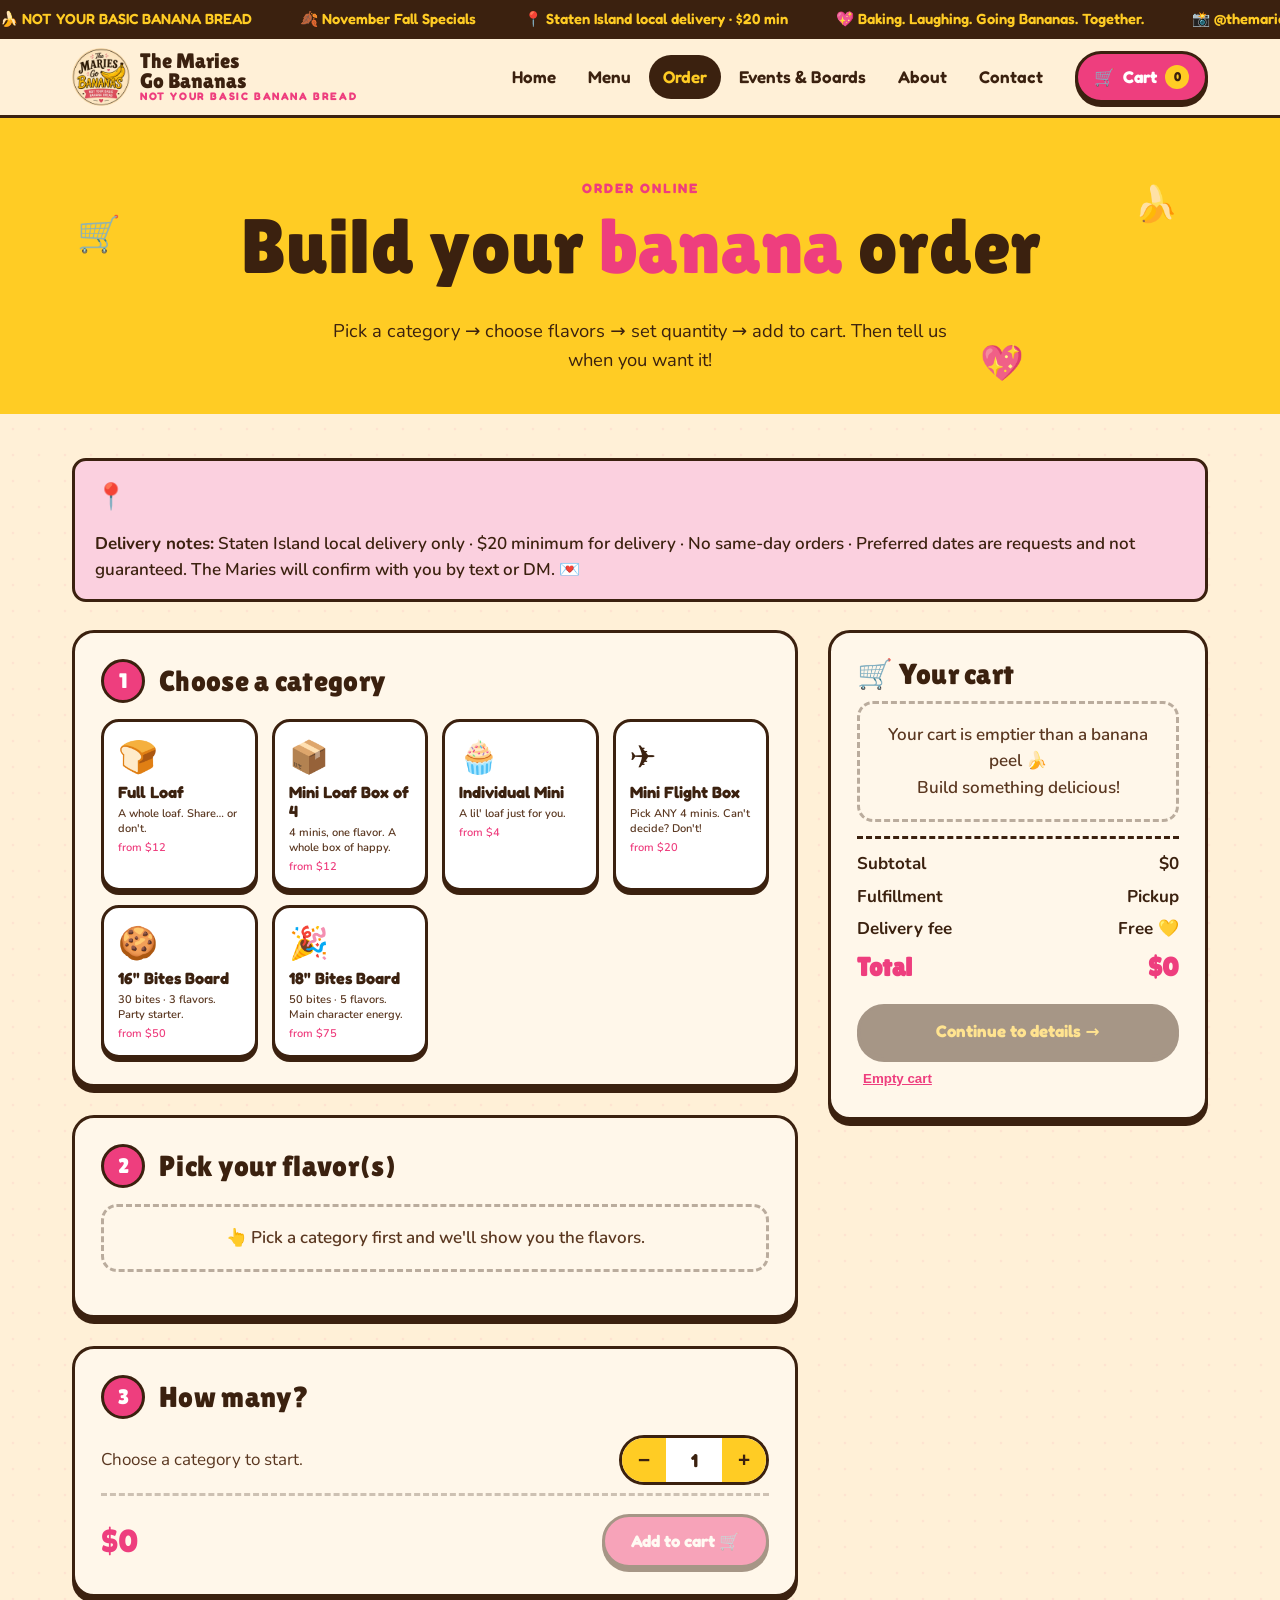
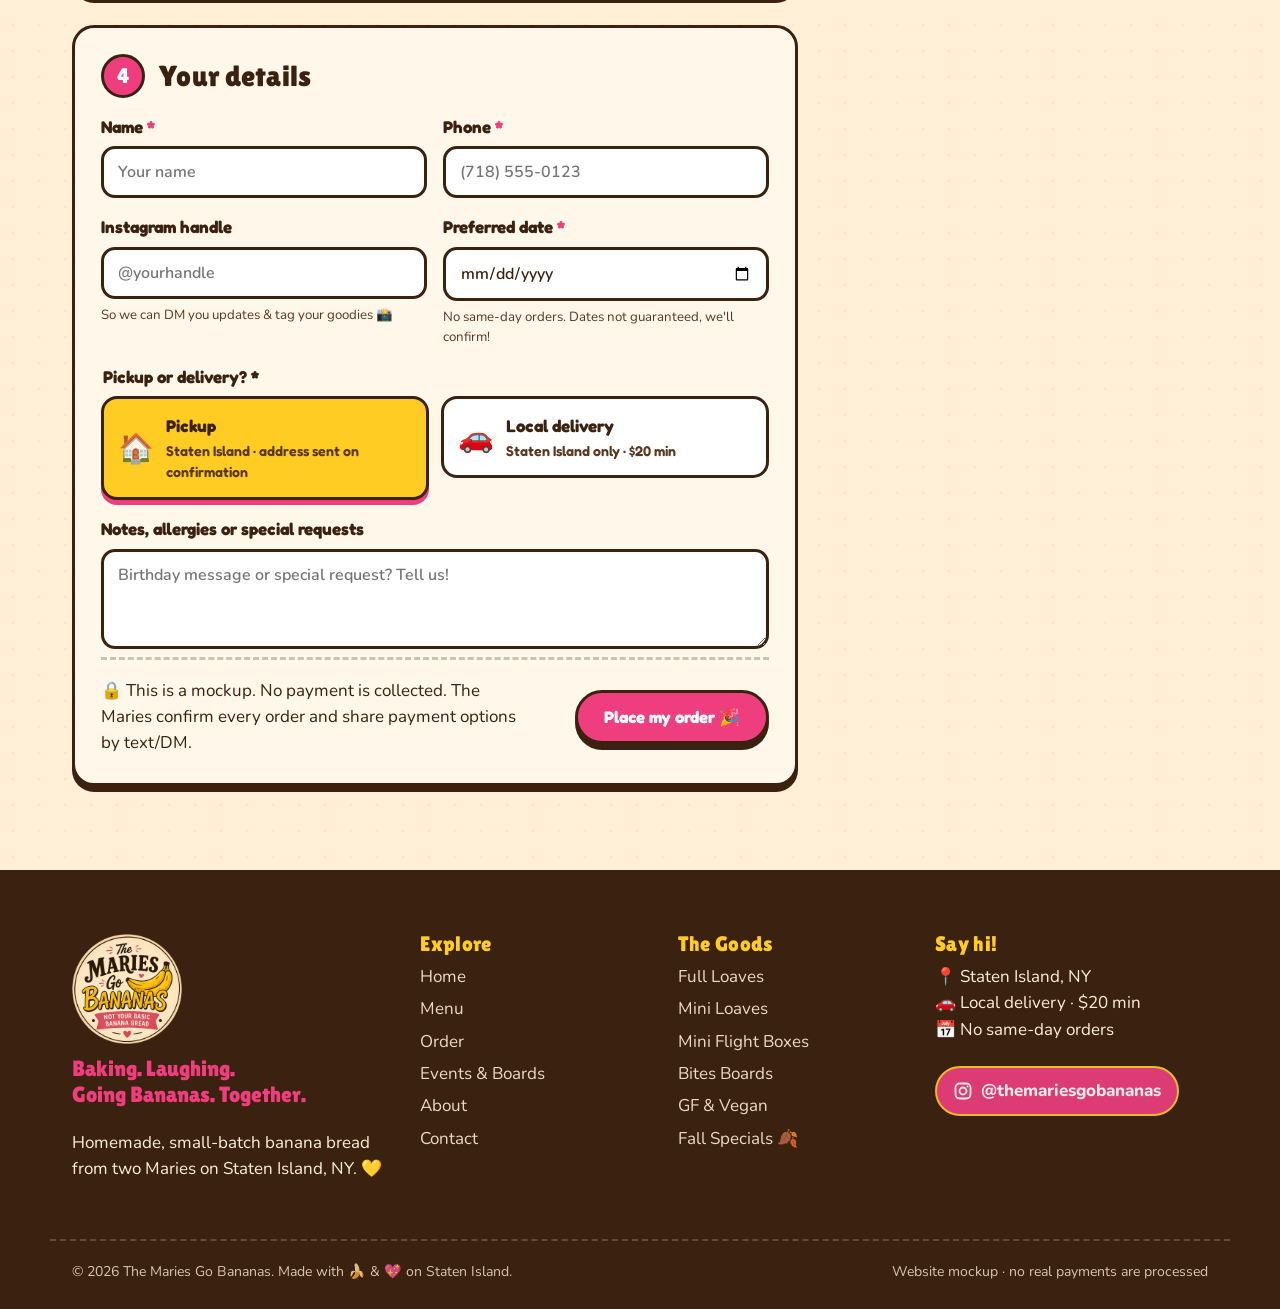
<file: order.html>
<!doctype html>
<html lang="en">
<head>
<meta charset="utf-8">
<meta name="viewport" content="width=device-width, initial-scale=1">
<title>Order | The Maries Go Bananas</title>
<meta name="description" content="Customize and order banana bread loaves, minis, flight boxes and bites boards for Staten Island pickup or local delivery.">
<meta name="theme-color" content="#FFCC24">
<link rel="icon" href="assets/img/logo.png">
<link rel="preconnect" href="https://fonts.googleapis.com"><link rel="preconnect" href="https://fonts.gstatic.com" crossorigin>
<link href="https://fonts.googleapis.com/css2?family=Fredoka:wght@500;600;700&family=Lilita+One&family=Nunito:wght@400;600;700;800&display=swap" rel="stylesheet">
<link rel="stylesheet" href="css/styles.css">
</head>
<body>
<a class="skip" href="#main">Skip to content</a>
<div class="ticker" aria-hidden="true"><div class="ticker__track"><span>🍌 NOT YOUR BASIC BANANA BREAD</span><span>🍂 November Fall Specials</span><span>📍 Staten Island local delivery · $20 min</span><span>💖 Baking. Laughing. Going Bananas. Together.</span><span>📸 @themariesgobananas</span><span>🚫 No same-day orders, plan ahead, bestie!</span><span>🍌 NOT YOUR BASIC BANANA BREAD</span><span>🍂 November Fall Specials</span><span>📍 Staten Island local delivery · $20 min</span><span>💖 Baking. Laughing. Going Bananas. Together.</span><span>📸 @themariesgobananas</span><span>🚫 No same-day orders, plan ahead, bestie!</span></div></div>
<header class="site-header">
  <nav class="wrap nav" aria-label="Main">
    <a class="brand" href="index.html" aria-label="The Maries Go Bananas home"><img src="assets/img/logo.png" alt=""><span class="brand__name">The Maries<br>Go Bananas<small>NOT YOUR BASIC BANANA BREAD</small></span></a>
    <ul class="nav__links" id="nav-links"><li><a href="index.html">Home</a></li><li><a href="menu.html">Menu</a></li><li><a href="order.html" aria-current="page">Order</a></li><li><a href="events.html">Events & Boards</a></li><li><a href="about.html">About</a></li><li><a href="contact.html">Contact</a></li></ul>
    <a class="cart-btn" href="order.html#cart" aria-label="Cart"><span aria-hidden="true">🛒</span><span class="lbl">Cart</span><span class="cart-count" data-cart-count>0</span></a>
    <button class="menu-toggle" aria-controls="nav-links" aria-expanded="false" aria-label="Toggle menu">☰</button>
  </nav>
</header>
<main id="main">

<section class="page-hero bg-yellow" style="padding-bottom:40px">
  <span class="floaty">🛒</span><span class="floaty">🍌</span><span class="floaty">💖</span>
  <div class="wrap"><span class="eyebrow">Order online</span><h1>Build your <span style="color:var(--pink)">banana</span> order</h1><p>Pick a category → choose flavors → set quantity → add to cart. Then tell us when you want it!</p></div>
</section>
<section style="padding-top:44px">
  <div class="wrap">
    <div class="note" style="margin-bottom:28px;display:flex;gap:14px;align-items:flex-start;flex-wrap:wrap"><span style="font-size:1.6rem" aria-hidden="true">📍</span>
      <div><b>Delivery notes:</b> Staten Island local delivery only · $20 minimum for delivery · No same-day orders · Preferred dates are requests and not guaranteed. The Maries will confirm with you by text or DM. 💌</div></div>
    <div class="order-layout">
      <div>
        <div class="panel" id="step-cat">
          <div class="step-head"><span class="step-num">1</span><h2>Choose a category</h2></div>
          <div class="cat-tiles" id="cat-tiles"></div>
        </div>
        <div class="panel" id="step-flavors" style="scroll-margin-top:100px">
          <div class="step-head"><span class="step-num">2</span><h2>Pick your flavor(s)</h2></div>
          <div id="flavor-area"></div>
        </div>
        <div class="panel" id="step-qty">
          <div class="step-head"><span class="step-num">3</span><h2>How many?</h2></div>
          <div class="add-row" style="border:0;padding-top:0">
            <div id="build-summary" style="flex:1;min-width:200px"></div>
            <div class="qty"><button type="button" id="qty-minus" aria-label="Decrease quantity">−</button><input id="qty" type="number" min="1" max="50" value="1" aria-label="Quantity"><button type="button" id="qty-plus" aria-label="Increase quantity">+</button></div>
          </div>
          <div class="add-row"><span class="line-total" id="line-total">$0</span><button type="button" class="btn btn--pink" id="add-btn" disabled>Add to cart 🛒</button></div>
        </div>

        <form class="panel" id="order-form" novalidate style="scroll-margin-top:100px">
          <div class="step-head"><span class="step-num">4</span><h2>Your details</h2></div>
          <div class="form-grid" id="order-form-fields">
            <div class="field"><label for="c-name">Name <span class="req">*</span></label><input id="c-name" autocomplete="name" placeholder="Your name"><span class="err"></span></div>
            <div class="field"><label for="c-phone">Phone <span class="req">*</span></label><input id="c-phone" type="tel" autocomplete="tel" placeholder="(718) 555-0123"><span class="err"></span></div>
            <div class="field"><label for="c-ig">Instagram handle</label><input id="c-ig" placeholder="@yourhandle"><span class="hint">So we can DM you updates &amp; tag your goodies 📸</span></div>
            <div class="field"><label for="c-date">Preferred date <span class="req">*</span></label><input id="c-date" type="date"><span class="hint">No same-day orders. Dates not guaranteed, we'll confirm!</span><span class="err"></span></div>
            <fieldset class="field full"><legend>Pickup or delivery? <span class="req">*</span></legend>
              <div class="radio-cards" style="margin-top:6px">
                <div class="radio-card"><input type="radio" name="fulfillment" id="f-pickup" value="pickup" checked><label for="f-pickup"><span class="emo">🏠</span><span><b>Pickup</b><small>Staten Island · address sent on confirmation</small></span></label></div>
                <div class="radio-card"><input type="radio" name="fulfillment" id="f-delivery" value="delivery"><label for="f-delivery"><span class="emo">🚗</span><span><b>Local delivery</b><small>Staten Island only · $20 min</small></span></label></div>
              </div>
            </fieldset>
            <div class="field full" id="address-wrap" hidden>
              <div class="form-grid">
                <div class="field"><label for="c-address">Street address <span class="req">*</span></label><input id="c-address" autocomplete="street-address" placeholder="123 Banana Ave"><span class="err"></span></div>
                <div class="field"><label for="c-zip">ZIP (Staten Island) <span class="req">*</span></label><input id="c-zip" inputmode="numeric" maxlength="5" autocomplete="postal-code" placeholder="103xx"><span class="err"></span></div>
              </div>
            </div>
            <div class="field full"><label for="c-notes">Notes, allergies or special requests</label><textarea id="c-notes" placeholder="Birthday message or special request? Tell us!"></textarea></div>
          </div>
          <div class="add-row"><span class="hint" style="max-width:420px">🔒 This is a mockup. No payment is collected. The Maries confirm every order and share payment options by text/DM.</span><button type="submit" class="btn btn--pink" >Place my order 🎉</button></div>
        </form>
      </div>

      <aside class="panel cart" id="cart" aria-labelledby="cart-title" style="scroll-margin-top:100px">
        <h2 id="cart-title">🛒 Your cart</h2>
        <ul class="cart-items" id="cart-items"></ul>
        <div class="totals">
          <div><span>Subtotal</span><span id="subtotal">$0</span></div>
          <div><span>Fulfillment</span><span id="fulfill-line">Pickup</span></div>
          <div><span>Delivery fee</span><span>Free 💛</span></div>
          <div id="min-wrap" hidden><div class="min-bar"><span id="min-bar" style="width:0"></span></div><div class="min-msg" id="min-msg"></div></div>
          <div class="grand"><span>Total</span><span id="grand">$0</span></div>
        </div>
        <button type="button" class="btn btn--choc" id="checkout-btn" style="width:100%;margin-top:16px" disabled>Continue to details →</button>
        <button type="button" class="rm" id="clear-cart" style="border:0;background:none;color:var(--pink);font-weight:800;cursor:pointer;margin-top:12px;text-decoration:underline">Empty cart</button>
      </aside>
    </div>
  </div>
</section>
</main>
<footer class="site-footer">
  <div class="wrap footer-grid">
    <div class="footer-brand"><img src="assets/img/logo.png" alt="The Maries Go Bananas logo"><p class="motto">Baking. Laughing.<br>Going Bananas. Together.</p><p>Homemade, small-batch banana bread from two Maries on Staten Island, NY. 💛</p></div>
    <div><h4>Explore</h4><ul><li><a href="index.html">Home</a></li><li><a href="menu.html">Menu</a></li><li><a href="order.html">Order</a></li><li><a href="events.html">Events & Boards</a></li><li><a href="about.html">About</a></li><li><a href="contact.html">Contact</a></li></ul></div>
    <div><h4>The Goods</h4><ul><li><a href="menu.html#full">Full Loaves</a></li><li><a href="menu.html#mini">Mini Loaves</a></li><li><a href="menu.html#flight">Mini Flight Boxes</a></li><li><a href="menu.html#boards">Bites Boards</a></li><li><a href="menu.html#gfv">GF &amp; Vegan</a></li><li><a href="menu.html#fall">Fall Specials 🍂</a></li></ul></div>
    <div><h4>Say hi!</h4><p>📍 Staten Island, NY<br>🚗 Local delivery · $20 min<br>📅 No same-day orders</p>
      <a class="ig-pill" href="https://www.instagram.com/themariesgobananas/" target="_blank" rel="noopener"><svg class="ig-icon" viewBox="0 0 24 24" aria-hidden="true" fill="none" stroke="currentColor" stroke-width="2.2"><rect x="3" y="3" width="18" height="18" rx="5"/><circle cx="12" cy="12" r="4.2"/><circle cx="17.4" cy="6.6" r="1.2" fill="currentColor" stroke="none"/></svg> @themariesgobananas</a></div>
  </div>
  <div class="wrap footer-bottom"><span>© <span data-year>2026</span> The Maries Go Bananas. Made with 🍌 &amp; 💖 on Staten Island.</span><span>Website mockup · no real payments are processed</span></div>
</footer>
<script src="js/data.js"></script><script src="js/cart.js"></script><script src="js/order.js"></script>
</body>
</html>
</file>
<file: css/styles.css>
/* =========================================================
   The Maries Go Bananas: shared styles
   Brand: Banana Yellow #FFCC24 · Chocolate #3B210F · Sweet Pink #EE3E7E
          Warm Cream #FFF0D7 · Pistachio #A6B975
   ========================================================= */
:root{
  --yellow:#FFCC24; --yellow-soft:#FFE07A; --choc:#3B210F; --choc-2:#5a3720;
  --pink:#EE3E7E; --pink-soft:#FBD0DF; --cream:#FFF0D7; --cream-2:#FFF7EA;
  --pista:#A6B975; --pista-soft:#E3EBCB; --white:#fff;
  --radius:22px; --radius-sm:14px;
  --shadow:0 6px 0 var(--choc); --shadow-sm:0 4px 0 var(--choc);
  --soft:0 12px 30px rgba(59,33,15,.12);
  --display:"Lilita One","Fredoka",system-ui,sans-serif;
  --round:"Fredoka","Nunito",system-ui,sans-serif;
  --body:"Nunito",system-ui,-apple-system,Segoe UI,sans-serif;
  --max:1180px;
}
*{box-sizing:border-box}
[hidden]{display:none!important}
html{scroll-behavior:smooth}
body{margin:0;font-family:var(--body);color:var(--choc);background:var(--cream);line-height:1.55;font-size:17px;
  background-image:radial-gradient(rgba(238,62,126,.07) 1.5px,transparent 1.6px);background-size:26px 26px}
img{max-width:100%;display:block}
a{color:inherit}
h1,h2,h3,h4{font-family:var(--display);font-weight:400;line-height:1.05;margin:0 0 .4em;letter-spacing:.3px}
h1{font-size:clamp(2.6rem,6vw,4.8rem)}
h2{font-size:clamp(2rem,4vw,3.1rem)}
h3{font-size:1.45rem}
p{margin:0 0 1em}
.wrap{max-width:var(--max);margin:0 auto;padding:0 22px}
.sr-only{position:absolute;width:1px;height:1px;overflow:hidden;clip:rect(0 0 0 0);white-space:nowrap}
.skip{position:absolute;left:-999px;top:8px;background:var(--choc);color:var(--yellow);padding:10px 16px;border-radius:10px;z-index:100}
.skip:focus{left:12px}
:focus-visible{outline:3px solid var(--pink);outline-offset:3px;border-radius:8px}

/* ---------- announcement + header ---------- */
.ticker{background:var(--choc);color:var(--yellow);font-family:var(--round);font-weight:600;font-size:.92rem;overflow:hidden;white-space:nowrap}
.ticker__track{display:inline-flex;gap:48px;padding:8px 0;animation:tick 32s linear infinite}
.ticker__track span{display:inline-flex;gap:10px;align-items:center}
@keyframes tick{to{transform:translateX(-50%)}}
.site-header{position:sticky;top:0;z-index:50;background:rgba(255,240,215,.92);backdrop-filter:blur(8px);border-bottom:3px solid var(--choc)}
.nav{display:flex;align-items:center;gap:18px;min-height:76px}
.brand{display:flex;align-items:center;gap:10px;text-decoration:none}
.brand img{width:58px;height:58px;transition:transform .4s cubic-bezier(.3,1.6,.5,1)}
.brand:hover img{transform:rotate(-12deg) scale(1.06)}
.brand__name{font-family:var(--display);font-size:1.3rem;line-height:.95}
.brand__name small{display:block;font-family:var(--round);font-size:.68rem;letter-spacing:1.6px;color:var(--pink);font-weight:700}
.nav__links{display:flex;gap:4px;margin-left:auto;list-style:none;padding:0;margin-top:0;margin-bottom:0}
.nav__links a{display:block;text-decoration:none;font-family:var(--round);font-weight:600;padding:9px 14px;border-radius:999px;transition:background .2s,transform .2s}
.nav__links a:hover{background:var(--yellow);transform:translateY(-2px)}
.nav__links a[aria-current="page"]{background:var(--choc);color:var(--yellow)}
.cart-btn{position:relative;display:inline-flex;align-items:center;gap:8px;text-decoration:none;font-family:var(--round);font-weight:700;background:var(--pink);color:#fff;padding:10px 16px;border-radius:999px;border:3px solid var(--choc);box-shadow:var(--shadow-sm);transition:transform .15s,box-shadow .15s}
.cart-btn:hover{transform:translateY(-2px);box-shadow:0 6px 0 var(--choc)}
.cart-count{background:var(--yellow);color:var(--choc);min-width:24px;height:24px;border-radius:99px;display:inline-grid;place-items:center;font-size:.8rem;padding:0 6px}
.cart-count.bump{animation:bump .5s}
@keyframes bump{40%{transform:scale(1.5) rotate(-10deg)}}
.menu-toggle{display:none;margin-left:auto;background:var(--yellow);border:3px solid var(--choc);border-radius:14px;width:48px;height:44px;font-size:1.3rem;cursor:pointer;box-shadow:var(--shadow-sm)}

/* ---------- buttons, chips, badges ---------- */
.btn{display:inline-flex;align-items:center;justify-content:center;gap:10px;font-family:var(--round);font-weight:700;font-size:1.05rem;text-decoration:none;cursor:pointer;
  padding:14px 26px;border-radius:999px;border:3px solid var(--choc);background:var(--yellow);color:var(--choc);box-shadow:var(--shadow);transition:transform .15s,box-shadow .15s,background .2s}
.btn:hover{transform:translateY(-3px) rotate(-1deg);box-shadow:0 9px 0 var(--choc)}
.btn:active{transform:translateY(3px);box-shadow:0 2px 0 var(--choc)}
.btn--pink{background:var(--pink);color:#fff}
.btn--choc{background:var(--choc);color:var(--yellow)}
.btn--ghost{background:var(--cream-2)}
.btn--sm{padding:9px 16px;font-size:.92rem;box-shadow:var(--shadow-sm)}
.btn[disabled]{opacity:.45;cursor:not-allowed;transform:none;box-shadow:var(--shadow-sm)}
.badge{display:inline-block;font-family:var(--round);font-weight:700;font-size:.74rem;letter-spacing:.6px;text-transform:uppercase;padding:4px 10px;border-radius:99px;border:2px solid var(--choc);background:var(--yellow)}
.badge--pink{background:var(--pink);color:#fff}
.badge--green{background:var(--pista)}
.badge--choc{background:var(--choc);color:var(--yellow)}
.badge--orange{background:#FF8A1F}
.eyebrow{font-family:var(--round);font-weight:700;color:var(--pink);letter-spacing:2px;text-transform:uppercase;font-size:.85rem;margin-bottom:.5em;display:block}
.squiggle{display:inline-block;position:relative}
.squiggle::after{content:"";position:absolute;left:-2%;right:-2%;bottom:-.12em;height:.32em;background:url("data:image/svg+xml,%3Csvg xmlns='http://www.w3.org/2000/svg' viewBox='0 0 120 12'%3E%3Cpath d='M2 8 Q 12 0 22 7 T 42 7 T 62 7 T 82 7 T 102 7 T 118 6' fill='none' stroke='%23EE3E7E' stroke-width='4' stroke-linecap='round'/%3E%3C/svg%3E") repeat-x/auto 100%}

/* ---------- sections ---------- */
section{padding:84px 0}
.section-head{text-align:center;max-width:720px;margin:0 auto 44px}
.section-head p{font-size:1.1rem}
.bg-yellow{background:var(--yellow)}
.bg-pink{background:var(--pink);color:#fff}
.bg-choc{background:var(--choc);color:var(--cream)}
.bg-green{background:var(--pista-soft)}
.bg-white{background:var(--cream-2)}
.wave-top{position:relative}
.wave-top::before{content:"";position:absolute;left:0;right:0;top:-28px;height:30px;background:inherit;
  -webkit-mask:radial-gradient(30px 30px at 30px 0,transparent 29px,#000 30px) -30px 0/60px 30px repeat-x;mask:radial-gradient(30px 30px at 30px 0,transparent 29px,#000 30px) -30px 0/60px 30px repeat-x;transform:scaleY(-1)}

/* ---------- hero ---------- */
.hero{padding:56px 0 90px;position:relative;overflow:hidden}
.hero__grid{display:grid;grid-template-columns:1.1fr .9fr;gap:40px;align-items:center}
.hero h1 .pink{color:var(--pink)}
.hero h1 .outline{color:var(--yellow);-webkit-text-stroke:3px var(--choc);paint-order:stroke fill;text-shadow:5px 5px 0 var(--choc)}
.hero__lead{font-size:1.2rem;max-width:520px}
.hero__ctas{display:flex;flex-wrap:wrap;gap:14px;margin:26px 0 18px}
.hero__meta{display:flex;flex-wrap:wrap;gap:10px 18px;font-family:var(--round);font-weight:600;font-size:.95rem}
.hero__art{position:relative;aspect-ratio:1/1}
.hero__art .blob{position:absolute;inset:6%;background:var(--yellow);border-radius:46% 54% 42% 58%/55% 44% 56% 45%;border:4px solid var(--choc);animation:morph 10s ease-in-out infinite}
@keyframes morph{50%{border-radius:58% 42% 55% 45%/42% 58% 42% 58%}}
.polaroid{position:absolute;background:#fff;padding:10px 10px 34px;border:3px solid var(--choc);border-radius:10px;box-shadow:var(--soft);transition:transform .35s cubic-bezier(.3,1.6,.5,1)}
.polaroid img{width:100%;height:100%;object-fit:cover;border-radius:4px}
.polaroid figcaption{position:absolute;bottom:6px;left:0;right:0;text-align:center;font-family:var(--round);font-weight:700;font-size:.85rem}
.polaroid:hover{transform:rotate(0) scale(1.05)!important;z-index:5}
.hero__art .p1{width:52%;height:58%;left:2%;top:8%;transform:rotate(-7deg)}
.hero__art .p2{width:50%;height:56%;right:0;top:30%;transform:rotate(6deg)}
.hero__logo{position:absolute;width:34%;left:30%;bottom:-2%;filter:drop-shadow(0 8px 0 rgba(59,33,15,.25));animation:float 5s ease-in-out infinite}
@keyframes float{50%{transform:translateY(-12px) rotate(4deg)}}
.sticker{position:absolute;font-family:var(--display);background:var(--pink);color:#fff;border:3px solid var(--choc);border-radius:50%;width:110px;height:110px;display:grid;place-items:center;text-align:center;line-height:1;font-size:1.05rem;transform:rotate(12deg);box-shadow:var(--shadow-sm);right:4%;top:0;z-index:3}
.floaty{position:absolute;font-size:2.2rem;opacity:.9;animation:float 6s ease-in-out infinite;pointer-events:none}

/* ---------- seasonal callout ---------- */
#fall-specials{scroll-margin-top:90px}
.seasonal{background:linear-gradient(135deg,#2a1608,#3B210F 50%,#4a2a12);color:var(--cream);border-radius:32px;border:4px solid var(--choc);box-shadow:0 10px 0 #FF8A1F;padding:40px;display:grid;grid-template-columns:1fr 1.1fr;gap:34px;align-items:center;position:relative;overflow:hidden}
.seasonal h2{color:#FF8A1F}
.seasonal h2 span{color:var(--yellow)}
.seasonal__photos{display:grid;grid-template-columns:repeat(2,minmax(0,1fr));gap:14px;transform:rotate(-2deg)}
.seasonal__photos figure{margin:0;border:3px solid #FF8A1F;border-radius:18px;overflow:hidden;background:var(--choc);display:flex;flex-direction:column}
.seasonal__photos img{width:100%;height:auto;aspect-ratio:4/3;object-fit:cover}
.seasonal__photos figcaption{padding:10px 12px;font-family:var(--round);font-size:.92rem;font-weight:700;line-height:1.25;color:var(--cream);text-align:center;margin:auto 0}
.seasonal__photos figure:nth-child(3) img{object-position:center 58%}
.seasonal__list{list-style:none;padding:0;margin:0 0 22px;display:grid;gap:10px}
.seasonal__list li{display:flex;gap:12px;align-items:center;background:rgba(255,255,255,.07);padding:10px 14px;border-radius:14px;border:2px dashed rgba(255,138,31,.6)}
.seasonal__list b{font-family:var(--round);font-size:1.08rem;color:var(--yellow)}
.seasonal-label{display:inline-flex;gap:8px;font-family:var(--round);font-weight:700;margin-bottom:14px;background:#FF8A1F;color:var(--choc);padding:6px 14px;border-radius:99px}

/* ---------- product cards ---------- */
.grid{display:grid;gap:26px}
.grid-3{grid-template-columns:repeat(3,1fr)}
.grid-4{grid-template-columns:repeat(4,1fr)}
.card{background:var(--cream-2);border:3px solid var(--choc);border-radius:var(--radius);overflow:hidden;box-shadow:var(--shadow);transition:transform .25s cubic-bezier(.3,1.5,.5,1),box-shadow .25s;display:flex;flex-direction:column}
.card:hover{transform:translateY(-6px) rotate(-.6deg);box-shadow:0 12px 0 var(--choc)}
.card__img{position:relative;aspect-ratio:4/3;background:var(--yellow);border-bottom:3px solid var(--choc);overflow:hidden}
.card__img img{width:100%;height:100%;object-fit:cover;transition:transform .5s}
.card:hover .card__img img{transform:scale(1.07)}
.card__img .badges{position:absolute;left:10px;top:10px;display:flex;gap:6px;flex-wrap:wrap}
.ph{width:100%;height:100%;display:grid;place-items:center;font-size:4.2rem;position:relative}
.ph::after{content:"";position:absolute;inset:0;background:radial-gradient(rgba(255,255,255,.35) 2px,transparent 2.5px);background-size:18px 18px}
.ph span{position:relative;z-index:1;filter:drop-shadow(0 5px 0 rgba(59,33,15,.2));transition:transform .4s cubic-bezier(.3,1.6,.5,1)}
.card:hover .ph span{transform:rotate(-12deg) scale(1.15)}
.card__body{padding:18px 18px 20px;display:flex;flex-direction:column;gap:8px;flex:1}
.card__body h3{margin:0}
.card__body p{margin:0;font-size:.95rem;color:var(--choc-2)}
.prices{display:flex;flex-wrap:wrap;gap:8px;margin-top:auto;padding-top:8px}
.price{font-family:var(--round);font-weight:700;background:var(--cream);border:2px solid var(--choc);border-radius:12px;padding:4px 10px;font-size:.88rem}
.price b{color:var(--pink);font-size:1.02rem}
.card__foot{display:flex;justify-content:space-between;align-items:center;gap:10px;margin-top:10px}
.big-price{font-family:var(--display);font-size:1.7rem;color:var(--pink)}

/* bestsellers strip */
.strip{display:grid;grid-auto-flow:column;grid-auto-columns:minmax(250px,1fr);gap:22px;overflow-x:auto;padding:8px 6px 26px;scroll-snap-type:x mandatory}
.strip .card{scroll-snap-align:start}
.strip::-webkit-scrollbar{height:10px}.strip::-webkit-scrollbar-thumb{background:var(--choc);border-radius:9px}

/* ---------- about teaser / split ---------- */
.split{display:grid;grid-template-columns:1fr 1fr;gap:50px;align-items:center}
.framed{border:4px solid var(--choc);border-radius:28px;overflow:hidden;box-shadow:12px 12px 0 var(--pink);background:#fff}
.framed img{width:100%;height:100%;object-fit:cover}
.tilt-l{transform:rotate(-2deg)}.tilt-r{transform:rotate(2deg)}

/* features / value props */
.features{display:grid;grid-template-columns:repeat(4,1fr);gap:20px}
.feature{background:var(--cream-2);border:3px solid var(--choc);border-radius:var(--radius);padding:24px;text-align:center;transition:transform .25s}
.feature:hover{transform:translateY(-5px) rotate(1deg)}
.feature .ico{font-size:2.4rem;width:74px;height:74px;display:grid;place-items:center;margin:0 auto 12px;border-radius:50%;background:var(--yellow);border:3px solid var(--choc)}
.feature:nth-child(2) .ico{background:var(--pink-soft)}.feature:nth-child(3) .ico{background:var(--pista)}.feature:nth-child(4) .ico{background:var(--cream)}
.feature h3{font-size:1.25rem}
.feature p{font-size:.95rem;margin:0}

/* testimonials */
.quotes{display:grid;grid-template-columns:repeat(3,1fr);gap:22px}
.quote{background:#fff;color:var(--choc);border:3px solid var(--choc);border-radius:var(--radius);padding:24px;position:relative;box-shadow:var(--shadow-sm)}
.quote::before{content:"“";font-family:var(--display);font-size:5rem;color:var(--pink);position:absolute;top:-28px;left:14px;line-height:1}
.quote p{font-size:1.02rem}
.quote cite{font-style:normal;font-family:var(--round);font-weight:700;color:var(--pink)}
.stars{color:#f5a400;letter-spacing:2px}

/* CTA band */
.cta-band{text-align:center;padding:70px 0}
.cta-band h2{font-size:clamp(2.2rem,5vw,3.8rem)}
.cta-band .btn{margin:6px}

/* IG grid */
.ig-grid{display:grid;grid-template-columns:repeat(6,1fr);gap:10px}
.ig-grid a{aspect-ratio:1;border-radius:16px;overflow:hidden;border:3px solid var(--choc);position:relative;display:block}
.ig-grid img{width:100%;height:100%;object-fit:cover;transition:transform .4s}
.ig-grid a::after{content:"♥";position:absolute;inset:0;display:grid;place-items:center;font-size:2rem;color:#fff;background:rgba(238,62,126,.55);opacity:0;transition:opacity .25s}
.ig-grid a:hover::after{opacity:1}.ig-grid a:hover img{transform:scale(1.1)}

/* ---------- page hero (inner pages) ---------- */
.page-hero{padding:60px 0 50px;text-align:center;position:relative;overflow:hidden}
.page-hero p{font-size:1.15rem;max-width:640px;margin:0 auto}
.page-hero .floaty:nth-of-type(1){left:6%;top:30%}.page-hero .floaty:nth-of-type(2){right:8%;top:20%;animation-delay:-2s}.page-hero .floaty:nth-of-type(3){right:20%;bottom:8%;animation-delay:-4s}

/* ---------- menu filters ---------- */
.filters{display:flex;flex-wrap:wrap;justify-content:center;gap:10px;margin:0 auto 36px;position:sticky;top:86px;z-index:20;padding:10px;background:rgba(255,240,215,.9);backdrop-filter:blur(6px);border-radius:999px;width:fit-content;max-width:100%}
.chip{font-family:var(--round);font-weight:700;font-size:.95rem;cursor:pointer;padding:10px 18px;border-radius:999px;border:3px solid var(--choc);background:var(--cream-2);color:var(--choc);transition:transform .15s,background .2s}
.chip:hover{transform:translateY(-2px);background:var(--yellow-soft)}
.chip[aria-pressed="true"],.chip.is-active{background:var(--choc);color:var(--yellow)}
.menu-group{margin-bottom:56px}
.menu-group__head{display:flex;align-items:end;justify-content:space-between;gap:16px;flex-wrap:wrap;border-bottom:3px dashed var(--choc);padding-bottom:12px;margin-bottom:24px}
.menu-group__head h2{margin:0}
.menu-group__head p{margin:0;max-width:520px}
.is-hidden{display:none!important}
.card.fade-in{animation:pop .35s ease}
@keyframes pop{from{opacity:0;transform:translateY(12px) scale(.97)}}
.note{background:var(--pink-soft);border:3px solid var(--choc);border-radius:var(--radius-sm);padding:16px 20px;font-weight:600}
.note--yellow{background:var(--yellow-soft)}
.note--green{background:var(--pista-soft)}
.price-table{width:100%;border-collapse:separate;border-spacing:0;background:var(--cream-2);border:3px solid var(--choc);border-radius:var(--radius);overflow:hidden}
.price-table th,.price-table td{padding:12px 16px;text-align:left;border-bottom:2px dashed rgba(59,33,15,.2)}
.price-table th{background:var(--choc);color:var(--yellow);font-family:var(--round)}
.price-table tr:last-child td{border-bottom:0}
.price-table td:not(:first-child),.price-table th:not(:first-child){text-align:center}

/* ---------- order builder ---------- */
.order-layout{display:grid;grid-template-columns:1fr 380px;gap:30px;align-items:start}
.panel{background:var(--cream-2);border:3px solid var(--choc);border-radius:var(--radius);padding:26px;box-shadow:var(--shadow)}
.panel + .panel{margin-top:28px}
.step-head{display:flex;align-items:center;gap:14px;margin-bottom:16px}
.step-num{width:44px;height:44px;flex:none;border-radius:50%;background:var(--pink);color:#fff;border:3px solid var(--choc);display:grid;place-items:center;font-family:var(--display);font-size:1.3rem}
.step-head h2{font-size:1.8rem;margin:0}
.cat-tiles{display:grid;grid-template-columns:repeat(auto-fill,minmax(150px,1fr));gap:14px}
.tile{cursor:pointer;text-align:left;border:3px solid var(--choc);border-radius:18px;background:#fff;padding:14px;font-family:var(--body);color:var(--choc);transition:transform .15s,background .2s,box-shadow .15s;box-shadow:var(--shadow-sm);display:flex;flex-direction:column;gap:4px}
.tile:hover{transform:translateY(-3px)}
.tile .emo{font-size:2rem}
.tile b{font-family:var(--round);font-size:1.02rem;line-height:1.15}
.tile small{color:var(--choc-2);font-weight:600}
.tile[aria-pressed="true"]{background:var(--yellow);box-shadow:0 6px 0 var(--pink)}
.tile[aria-pressed="true"]::after{content:"✓ picked";font-family:var(--round);font-weight:700;font-size:.75rem;color:var(--pink)}
.flavor-grid{display:grid;grid-template-columns:repeat(auto-fill,minmax(200px,1fr));gap:12px}
.flv{display:flex;gap:12px;align-items:center;cursor:pointer;text-align:left;border:3px solid var(--choc);border-radius:16px;background:#fff;padding:10px;font-family:var(--body);color:var(--choc);transition:transform .15s,background .2s;position:relative}
.flv:hover{transform:translateY(-2px)}
.flv .thumb{width:54px;height:54px;flex:none;border-radius:12px;overflow:hidden;border:2px solid var(--choc);display:grid;place-items:center;font-size:1.7rem}
.flv .thumb img{width:100%;height:100%;object-fit:cover}
.flv b{display:block;font-family:var(--round);line-height:1.15}
.flv small{color:var(--pink);font-weight:800}
.flv[aria-pressed="true"]{background:var(--yellow)}
.flv .cnt{position:absolute;top:-10px;right:-10px;background:var(--pink);color:#fff;border:2px solid var(--choc);border-radius:99px;min-width:28px;height:28px;display:grid;place-items:center;font-weight:800;font-size:.85rem}
.flv-group-title{font-family:var(--round);font-weight:700;margin:18px 0 10px;display:flex;align-items:center;gap:8px}
.toggle{display:inline-flex;border:3px solid var(--choc);border-radius:999px;overflow:hidden;background:#fff;margin-bottom:16px}
.toggle button{border:0;background:none;padding:9px 16px;font-family:var(--round);font-weight:700;cursor:pointer;color:var(--choc)}
.toggle button[aria-pressed="true"]{background:var(--choc);color:var(--yellow)}
.picker-status{font-family:var(--round);font-weight:700;margin:12px 0 0;display:flex;gap:10px;align-items:center;flex-wrap:wrap}
.picked-pills{display:flex;flex-wrap:wrap;gap:6px}
.picked-pills button{font:inherit;font-size:.82rem;border:2px solid var(--choc);background:var(--pink-soft);border-radius:99px;padding:3px 10px;cursor:pointer}
.qty{display:inline-flex;align-items:center;border:3px solid var(--choc);border-radius:999px;background:#fff;overflow:hidden}
.qty button{width:44px;height:44px;border:0;background:var(--yellow);font-size:1.3rem;font-weight:800;cursor:pointer;color:var(--choc)}
.qty button:hover{background:var(--pink);color:#fff}
.qty input{width:56px;text-align:center;border:0;font:700 1.15rem var(--round);color:var(--choc);background:none;-moz-appearance:textfield}
.qty input::-webkit-inner-spin-button{-webkit-appearance:none}
.qty--sm button{width:32px;height:32px;font-size:1rem}.qty--sm input{width:36px;font-size:.95rem}
.add-row{display:flex;align-items:center;justify-content:space-between;gap:16px;flex-wrap:wrap;margin-top:8px;padding-top:18px;border-top:3px dashed rgba(59,33,15,.25)}
.line-total{font-family:var(--display);font-size:2rem;color:var(--pink)}
.empty-hint{padding:18px;border:3px dashed rgba(59,33,15,.35);border-radius:16px;text-align:center;font-weight:600;color:var(--choc-2)}

/* cart */
.cart{position:sticky;top:96px}
.cart h2{font-size:1.8rem;display:flex;align-items:center;gap:10px}
.cart-items{list-style:none;padding:0;margin:0 0 14px;display:grid;gap:12px;max-height:46vh;overflow:auto}
.cart-item{display:grid;grid-template-columns:1fr auto;gap:6px 10px;background:#fff;border:2px solid var(--choc);border-radius:14px;padding:12px}
.cart-item b{font-family:var(--round)}
.cart-item .meta{font-size:.85rem;color:var(--choc-2);grid-column:1/-1}
.cart-item .row{grid-column:1/-1;display:flex;justify-content:space-between;align-items:center}
.cart-item .rm{border:0;background:none;color:var(--pink);font-weight:800;cursor:pointer;text-decoration:underline;font-size:.85rem}
.totals{border-top:3px dashed var(--choc);padding-top:12px;display:grid;gap:6px;font-weight:700}
.totals div{display:flex;justify-content:space-between}
.totals #min-wrap,.totals .min-msg{display:block}
.totals .grand{font-family:var(--display);font-size:1.6rem;color:var(--pink)}
.min-bar{height:12px;border:2px solid var(--choc);border-radius:99px;overflow:hidden;background:#fff;margin:6px 0}
.min-bar span{display:block;height:100%;background:repeating-linear-gradient(45deg,var(--yellow) 0 10px,#ffd95a 10px 20px);transition:width .4s}
.min-msg{font-size:.85rem;font-weight:700}

/* forms */
.form-grid{display:grid;grid-template-columns:1fr 1fr;gap:16px}
.field{display:flex;flex-direction:column;gap:6px}
.field.full{grid-column:1/-1}
.field label,.field legend{font-family:var(--round);font-weight:700}
.field label .req{color:var(--pink)}
.field input,.field textarea,.field select{font:600 1rem var(--body);color:var(--choc);border:3px solid var(--choc);border-radius:14px;padding:12px 14px;background:#fff;transition:box-shadow .2s}
.field input:focus,.field textarea:focus,.field select:focus{outline:none;box-shadow:0 0 0 4px var(--pink-soft),0 0 0 6px var(--pink)}
.field textarea{min-height:100px;resize:vertical}
.field .hint{font-size:.83rem;color:var(--choc-2)}
.field .err{font-size:.85rem;color:#c01552;font-weight:800;display:none}
.field.invalid input,.field.invalid textarea{border-color:#c01552;background:#fff4f8}
.field.invalid .err{display:block}
fieldset.field{border:0;padding:0;margin:0}
.radio-cards{display:grid;grid-template-columns:1fr 1fr;gap:12px}
.radio-card{position:relative}
.radio-card input{position:absolute;opacity:0}
.radio-card label{display:flex;gap:12px;align-items:center;border:3px solid var(--choc);border-radius:16px;padding:14px;background:#fff;cursor:pointer;transition:background .2s,transform .15s}
.radio-card label:hover{transform:translateY(-2px)}
.radio-card input:checked + label{background:var(--yellow);box-shadow:0 5px 0 var(--pink)}
.radio-card input:focus-visible + label{outline:3px solid var(--pink);outline-offset:3px}
.radio-card .emo{font-size:1.8rem}
.radio-card small{display:block;font-weight:600;color:var(--choc-2)}

/* toast */
.toast{position:fixed;left:50%;bottom:24px;transform:translate(-50%,140%);background:var(--choc);color:var(--yellow);font-family:var(--round);font-weight:700;padding:14px 22px;border-radius:999px;border:3px solid var(--yellow);z-index:90;transition:transform .35s cubic-bezier(.3,1.5,.5,1);display:flex;gap:12px;align-items:center}
.toast.show{transform:translate(-50%,0)}
.toast{pointer-events:none}.toast a{color:var(--pink-soft);pointer-events:auto}

/* confirmation */
.confirm{max-width:760px;margin:0 auto;text-align:center}
.receipt{background:#fff;border:3px solid var(--choc);border-radius:var(--radius);padding:28px;text-align:left;margin:28px 0;box-shadow:var(--shadow);position:relative}
.receipt::before,.receipt::after{content:"";position:absolute;left:20px;right:20px;height:12px;background:radial-gradient(circle at 6px 6px,var(--cream) 5px,transparent 5.5px) 0 0/16px 12px repeat-x}
.receipt::before{top:-8px}.receipt::after{bottom:-8px}
.receipt dl{display:grid;grid-template-columns:auto 1fr;gap:6px 18px;margin:0 0 16px}
.receipt dt{font-weight:800}
.receipt dd{margin:0}
.receipt table{width:100%;border-collapse:collapse;margin:10px 0}
.receipt td{padding:8px 0;border-bottom:2px dashed rgba(59,33,15,.2);vertical-align:top}
.receipt td:last-child{text-align:right;font-weight:800}
.order-no{font-family:var(--display);font-size:2rem;color:var(--pink)}
.confetti{position:fixed;top:-40px;font-size:1.8rem;z-index:99;pointer-events:none;animation:fall linear forwards}
@keyframes fall{to{transform:translateY(110vh) rotate(720deg)}}

/* events */
.event-cards{display:grid;grid-template-columns:repeat(2,1fr);gap:26px}
.board-card{display:grid;grid-template-columns:1fr 1fr}
.board-card .card__img{aspect-ratio:auto;border-bottom:0;border-right:3px solid var(--choc)}
.steps{display:grid;grid-template-columns:repeat(4,1fr);gap:18px;counter-reset:s}
.steps li{list-style:none;background:var(--cream-2);color:var(--choc);border:3px solid var(--choc);border-radius:var(--radius);padding:22px;position:relative;counter-increment:s}
.steps li::before{content:counter(s);position:absolute;top:-18px;left:18px;width:40px;height:40px;border-radius:50%;background:var(--yellow);border:3px solid var(--choc);display:grid;place-items:center;font-family:var(--display);font-size:1.2rem}
.steps h3{font-size:1.2rem;margin-top:10px}
.steps p{margin:0;font-size:.95rem}
.faq details{background:var(--cream-2);border:3px solid var(--choc);border-radius:18px;padding:16px 20px;margin-bottom:12px;transition:background .2s}
.faq details[open]{background:#fff;box-shadow:var(--shadow-sm)}
.faq summary{font-family:var(--round);font-weight:700;font-size:1.08rem;cursor:pointer;list-style:none;display:flex;justify-content:space-between;gap:12px}
.faq summary::-webkit-details-marker{display:none}
.faq summary::after{content:"🍌";transition:transform .3s}
.faq details[open] summary::after{transform:rotate(90deg)}
.faq details p{margin:12px 0 0}

/* about */
.founder-cards{display:grid;grid-template-columns:1fr 1fr;gap:26px}
.founder{background:var(--cream-2);border:3px solid var(--choc);border-radius:var(--radius);padding:26px;box-shadow:var(--shadow);position:relative}
.founder .tag{position:absolute;top:-16px;right:20px;transform:rotate(4deg)}
.founder h3{font-size:2rem;color:var(--pink)}
.founder ul{padding-left:0;list-style:none;margin:0}
.founder li{padding:4px 0}
.traits{display:flex;flex-wrap:wrap;gap:12px;justify-content:center}
.trait{font-family:var(--display);font-size:clamp(1.3rem,3vw,2rem);padding:10px 22px;border:3px solid var(--choc);border-radius:999px;background:var(--cream-2);transition:transform .25s cubic-bezier(.3,1.6,.5,1)}
.trait:nth-child(odd){transform:rotate(-3deg)}.trait:nth-child(even){transform:rotate(2deg)}
.trait:hover{transform:rotate(0) scale(1.1)}
.trait:nth-child(3n+1){background:var(--yellow)}.trait:nth-child(3n+2){background:var(--pink);color:#fff}.trait:nth-child(3n){background:var(--pista)}
.timeline{list-style:none;padding:0;margin:0;display:grid;gap:18px;position:relative}
.timeline li{display:grid;grid-template-columns:90px 1fr;gap:18px;align-items:start}
.timeline .when{font-family:var(--display);font-size:1.3rem;background:var(--yellow);border:3px solid var(--choc);border-radius:14px;text-align:center;padding:6px}
.timeline .what{background:var(--cream-2);border:3px solid var(--choc);border-radius:16px;padding:14px 18px}
.timeline .what p{margin:0}

/* contact */
.contact-cards{display:grid;grid-template-columns:repeat(3,1fr);gap:22px}
.contact-card{background:var(--cream-2);border:3px solid var(--choc);border-radius:var(--radius);padding:26px;box-shadow:var(--shadow);text-align:center;text-decoration:none;transition:transform .25s}
.contact-card:hover{transform:translateY(-6px) rotate(-1deg)}
.contact-card .ico{font-size:2.6rem}
.contact-card h3{margin:.3em 0}
.ig-card{background:linear-gradient(135deg,#FFCC24,#EE3E7E 60%,#b0287a);color:#fff}
.map-mock{border:3px solid var(--choc);border-radius:var(--radius);overflow:hidden;position:relative;aspect-ratio:16/10;background:
  linear-gradient(90deg,rgba(59,33,15,.06) 1px,transparent 1px) 0 0/40px 40px,
  linear-gradient(rgba(59,33,15,.06) 1px,transparent 1px) 0 0/40px 40px,var(--pista-soft)}
.map-mock svg{position:absolute;inset:0;width:100%;height:100%}
.map-pin{position:absolute;left:50%;top:46%;transform:translate(-50%,-100%);font-size:3rem;animation:float 3s ease-in-out infinite}
.map-label{position:absolute;left:50%;top:52%;transform:translateX(-50%);background:var(--choc);color:var(--yellow);font-family:var(--round);font-weight:700;padding:6px 14px;border-radius:99px;white-space:nowrap}
.info-list{list-style:none;padding:0;margin:0;display:grid;gap:12px}
.info-list li{display:flex;gap:12px;align-items:flex-start;background:#fff;border:2px solid var(--choc);border-radius:14px;padding:12px 14px}
.info-list .emo{font-size:1.4rem;line-height:1.2}

/* footer */
.site-footer{background:var(--choc);color:var(--cream);padding:64px 0 26px;margin-top:0;position:relative}
.footer-grid{display:grid;grid-template-columns:1.4fr 1fr 1fr 1.2fr;gap:30px}
.site-footer h4{color:var(--yellow);font-size:1.3rem}
.site-footer ul{list-style:none;padding:0;margin:0;display:grid;gap:6px}
.site-footer a{text-decoration:none;opacity:.9}
.site-footer a:hover{color:var(--yellow);opacity:1}
.footer-brand img{width:110px;margin-bottom:12px}
.motto{font-family:var(--display);font-size:1.4rem;color:var(--pink);line-height:1.15}
.ig-pill{display:inline-flex;align-items:center;gap:8px;background:var(--pink);color:#fff!important;border-radius:99px;padding:10px 16px;font-weight:800;border:2px solid var(--yellow);margin-top:6px}
.footer-bottom{border-top:2px dashed rgba(255,240,215,.25);margin-top:40px;padding-top:20px;display:flex;justify-content:space-between;flex-wrap:wrap;gap:10px;font-size:.88rem;opacity:.8}
.ig-icon{width:20px;height:20px;flex:none}

/* ---------- responsive ---------- */
@media (max-width:1020px){
  .grid-4{grid-template-columns:repeat(3,1fr)}
  .features{grid-template-columns:repeat(2,1fr)}
  .order-layout{grid-template-columns:1fr}
  .cart{position:static}
  .steps{grid-template-columns:repeat(2,1fr)}
  .footer-grid{grid-template-columns:1fr 1fr}
}
@media (max-width:860px){
  .menu-toggle{display:block}
  .nav{flex-wrap:wrap}
  .nav__links{display:none;flex-direction:column;width:100%;order:5;padding:6px 0 16px}
  .nav__links.open{display:flex}
  .nav__links a{padding:12px 16px;font-size:1.1rem}
  .cart-btn{order:3}
  .menu-toggle{order:4;margin-left:0}
  .brand{margin-right:auto}
  .hero__grid,.split,.seasonal,.event-cards,.founder-cards{grid-template-columns:1fr}
  .hero__art{max-width:460px;margin:0 auto;width:100%}
  .grid-3,.grid-4,.quotes,.contact-cards{grid-template-columns:repeat(2,1fr)}
  .ig-grid{grid-template-columns:repeat(3,1fr)}
  .filters{border-radius:24px;top:80px}
  .board-card{grid-template-columns:1fr}
  .board-card .card__img{aspect-ratio:4/3;border-right:0;border-bottom:3px solid var(--choc)}
  section{padding:64px 0}
}
@media (max-width:560px){
  body{font-size:16px}
  .grid-3,.grid-4,.quotes,.contact-cards,.features,.steps,.form-grid,.radio-cards{grid-template-columns:1fr}
  .footer-grid{grid-template-columns:1fr}
  .brand__name{font-size:1.05rem}.brand img{width:46px;height:46px}
  .cart-btn .lbl{display:none}
  .seasonal{padding:24px}
  .panel{padding:18px}
  .filters{position:static}
  .sticker{width:86px;height:86px;font-size:.85rem}
}
@media (prefers-reduced-motion:reduce){*{animation:none!important;transition:none!important}}
@media (max-width:560px){
  .brand__name small{display:none}
  .nav{gap:10px}
  .floaty{display:none}
  .cart-btn{padding:8px 12px}
}

/* Frame the two blueberry loaves independently using the supplied shared image. */
.card__img img.product-photo--blueberry,.card__img img.product-photo--blueberry-walnut,
.flv .thumb img.product-photo--blueberry,.flv .thumb img.product-photo--blueberry-walnut{position:absolute;width:200%;max-width:none;height:auto;top:50%;left:0;transform:translateY(-50%);object-fit:contain}
.card__img img.product-photo--blueberry-walnut,.flv .thumb img.product-photo--blueberry-walnut{left:-100%}
.card:hover .card__img img.product-photo--blueberry,.card:hover .card__img img.product-photo--blueberry-walnut{transform:translateY(-50%)}
.flv .thumb{position:relative}
@media(max-width:600px){.seasonal__photos{gap:10px;transform:none}.seasonal__photos figcaption{font-size:.82rem;padding:8px}}
</file>
